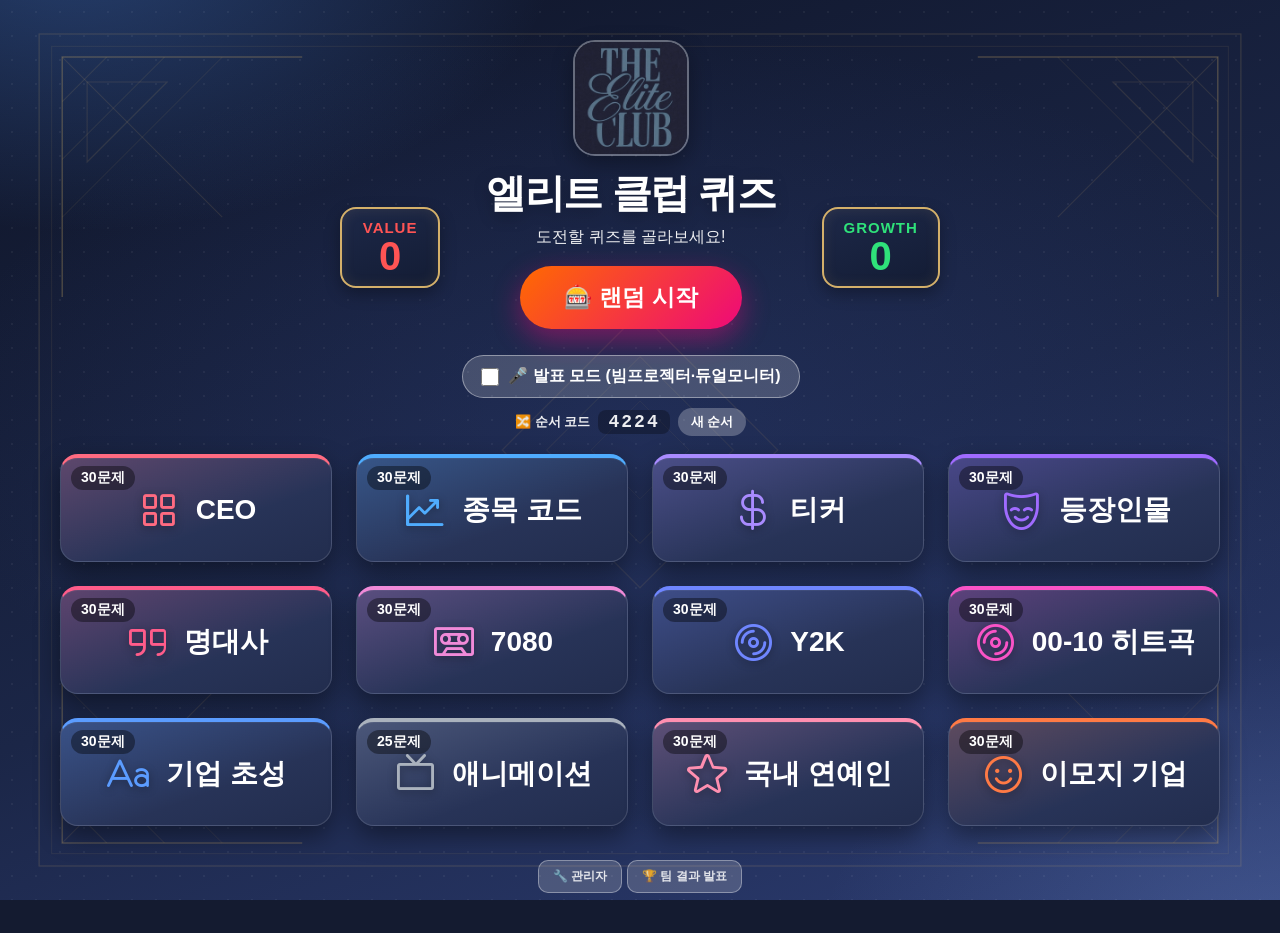
<file: index.html>
<!DOCTYPE html>
<html lang="ko">
<head>
<meta charset="UTF-8">
<meta name="viewport" content="width=device-width, initial-scale=1.0">
<meta http-equiv="Cache-Control" content="no-cache, must-revalidate">
<title>엘리트 클럽 퀴즈</title>
<link rel="icon" type="image/png" href="images/elite-club-icon.png">
<link rel="apple-touch-icon" href="images/elite-club-icon.png">
<link rel="stylesheet" href="fonts/phosphor.css">   <!-- 아이콘 로컬 사본 (인터넷 없어도 표시) -->
<style>
  * { box-sizing: border-box; margin: 0; padding: 0; }
  :root {
    --bg1: #ff9a9e; --bg2: #a18cd1; --bg3: #fbc2eb;
  }
  body {
    font-family: 'Apple SD Gothic Neo', 'Malgun Gothic', sans-serif;
    min-height: 100vh;
    background-color: #141b30;
    background-image:
      radial-gradient(rgba(255,255,255,.05) 1px, transparent 1.4px),
      radial-gradient(ellipse 52% 44% at 6% -6%, rgba(86,150,255,.32), transparent 72%),
      radial-gradient(ellipse 50% 48% at 100% 106%, rgba(120,150,215,.28), transparent 72%),
      radial-gradient(ellipse 70% 58% at 50% 48%, rgba(48,66,128,.32), transparent 78%),
      linear-gradient(160deg, #0f1528 0%, #1b2647 55%, #2c3c72 100%);
    background-size: 24px 24px, auto, auto, auto, auto;
    background-position: 0 0, 0 0, 0 0, 0 0, 0 0;
    background-repeat: repeat, no-repeat, no-repeat, no-repeat, no-repeat;
    background-attachment: fixed;
    color: #2d2d44;
    display: flex; justify-content: center; align-items: center;
    padding: 40px 32px;
  }
  .wrap { width: 100%; max-width: 1160px; position: relative; z-index: 1; }
  /* 배경 아르데코 라인 장식 */
  .bg-deco { position: fixed; inset: 0; width: 100%; height: 100%; z-index: 0; pointer-events: none; }

  /* ===== 화면 전환 ===== */
  .screen { display: none; }
  .screen.active { display: block; animation: fade .35s ease; }
  @keyframes fade { from { opacity: 0; transform: translateY(12px); } to { opacity: 1; transform: none; } }

  /* ===== 메인 ===== */
  .hero { text-align: center; color: #fff; margin: 0 0 18px; }
  .hero .crown { font-size: 52px; filter: drop-shadow(0 4px 8px rgba(0,0,0,.25)); }
  .hero .brand-logo { width: 116px; height: 116px; border-radius: 22px; object-fit: cover;
    box-shadow: 0 8px 22px rgba(0,0,0,.32); border: 2px solid rgba(255,255,255,.35); }
  .hero h1 { font-size: 40px; font-weight: 800; margin: 6px 0 6px; letter-spacing: -1.5px;
             text-shadow: 0 4px 16px rgba(0,0,0,.25); }
  .hero p { font-size: 16px; opacity: .92; }
  .hero-row { display: flex; align-items: center; justify-content: center; gap: 22px; }
  .hs-team { border-radius: 16px; padding: 10px 20px; text-align: center; min-width: 100px; flex-shrink: 0;
    background: linear-gradient(160deg,#1d2848,#131c34);
    border: 2px solid #d4b06a;
    box-shadow: 0 6px 16px rgba(0,0,0,.3), inset 0 0 14px rgba(212,176,106,.12); }
  .hs-team.growth { color: #2fe27a; }
  .hs-team.value { color: #ff5454; }
  .hs-team .hs-name { font-size: 15px; font-weight: 900; letter-spacing: 1px; }
  .hs-team .hs-num { font-size: 40px; font-weight: 900; line-height: 1; }
  .hs-adj { display: none; justify-content: center; gap: 6px; margin-top: 8px; }
  .hs-adj button { background: rgba(255,255,255,.25); border: 2px solid rgba(255,255,255,.9); color: #fff;
    border-radius: 9px; padding: 3px 13px; font-weight: 900; font-size: 19px; line-height: 1; cursor: pointer; }
  .hs-adj button:hover { background: rgba(255,255,255,.45); }
  body.present-on .hs-adj { display: flex; }
  body.audience-mode .hs-adj { display: none !important; }
  .random-btn { display: inline-block; background: linear-gradient(135deg,#ff6a00,#ee0979); color: #fff;
    border: none; border-radius: 99px; padding: 16px 44px; font-size: 23px; font-weight: 900; cursor: pointer;
    box-shadow: 0 10px 28px rgba(238,9,121,.45); margin: 18px 0 6px; transition: transform .15s ease;
    animation: rbpulse 1.8s ease-in-out infinite; }
  .random-btn:hover { transform: scale(1.06); }
  @keyframes rbpulse { 0%,100% { box-shadow: 0 10px 28px rgba(238,9,121,.45);} 50% { box-shadow: 0 10px 38px rgba(238,9,121,.75);} }
  .slot-overlay { position: fixed; inset: 0; background: rgba(0,0,0,.65); display: none;
    align-items: center; justify-content: center; z-index: 200; }
  .slot-box { background: #fff; border-radius: 30px; padding: 44px 64px; text-align: center;
    box-shadow: 0 24px 70px rgba(0,0,0,.5); min-width: 440px; }
  .slot-label { font-size: 22px; font-weight: 800; color: #aaa; margin-bottom: 22px; letter-spacing: 1px; }
  .slot-item { font-size: 44px; font-weight: 900; color: #3a2d5c; min-height: 64px; line-height: 1.3; }
  .slot-item.slot-hit { color: #ee0979; transform: scale(1.18); transition: transform .3s cubic-bezier(.2,1.4,.4,1); }

  .grid { display: grid; grid-template-columns: repeat(4, 1fr); gap: 24px; }
  .card {
    --accent: #5b86e5;
    border-radius: 18px; padding: clamp(8px, 1.4vw, 18px); min-height: clamp(66px, 9vw, 108px);
    color: #fff; cursor: pointer; position: relative; overflow: hidden;
    display: flex; flex-direction: row; align-items: center; justify-content: center; gap: clamp(7px, 1.2vw, 14px); text-align: center;
    background: linear-gradient(160deg, #303d66 0%, #222d4e 100%);
    border: 1.5px solid rgba(255,255,255,.14);
    border-top: 4px solid var(--accent);
    box-shadow: 0 10px 26px rgba(0,0,0,.4), inset 0 1px 0 rgba(255,255,255,.06);
    transition: transform .15s ease, box-shadow .15s ease, border-color .15s ease;
  }
  .card::before {
    content: ''; position: absolute; left: 0; right: 0; top: 0; height: 100%;
    background: linear-gradient(160deg, var(--accent), transparent 62%);
    opacity: .22; pointer-events: none;
  }
  .card:hover { transform: translateY(-5px) scale(1.02); box-shadow: 0 18px 38px rgba(0,0,0,.5); border-color: var(--accent); }
  .card:hover::before { opacity: .34; }
  .card:active { transform: translateY(-1px) scale(.99); }
  .card > * { position: relative; z-index: 1; }
  .card .emoji { font-size: 50px; flex-shrink: 0; filter: drop-shadow(0 2px 4px rgba(0,0,0,.35)); }
  .card .emoji i.ph { font-size: clamp(24px, 3.9vw, 46px); color: var(--accent); display: block; line-height: 1; }
  .card .title { font-size: clamp(13px, 2.4vw, 28px); font-weight: 800; line-height: 1.2; }
  .card .sub { display: none; }
  .c1  { --accent: #ff6b81; }
  .c2  { --accent: #4ad8b0; }
  .c3  { --accent: #ff8fb0; }
  .c4  { --accent: #4facfe; }
  .c5  { --accent: #a98bff; }
  .c6  { --accent: #ff8a5c; }
  .c7  { --accent: #3ee08a; }
  .c8  { --accent: #ff8a3d; }
  .c9  { --accent: #ffcc4d; }
  .c10 { --accent: #6dd5ed; }
  .c11 { --accent: #e6a8d0; }
  .c12 { --accent: #a06bff; }
  .c13 { --accent: #ff5c8a; }
  .c16 { --accent: #5b9cff; }
  .c17 { --accent: #ff7a45; }
  .c18 { --accent: #f08ad8; }
  .c19 { --accent: #6f86ff; }
  .c30 { --accent: #f953c6; }   /* 00-10 히트곡 */
  .c20 { --accent: #3fd0c9; }
  .c21 { --accent: #36b3a8; }
  .c22 { --accent: #5b9bf0; }
  .c14 { --accent: #aab2bd; }
  .c15 { --accent: #c2a98a; }
  .card.soon { opacity: .72; filter: grayscale(.25); cursor: default; }
  .card.locked { cursor: not-allowed; }
  .card.visited { filter: grayscale(.7) brightness(.28); opacity: .9; }
  .card.visited::before { opacity: 0; }
  .card.visited:hover { filter: grayscale(.55) brightness(.4); }
  .card.checked::after { content: '✅'; position: absolute; top: 8px; right: 10px; font-size: 30px; filter: drop-shadow(0 2px 3px rgba(0,0,0,.35)); z-index: 2; }
  .card .count-badge { position: absolute; top: 8px; left: 10px; background: rgba(0,0,0,.4); color: #fff; font-size: 14px; font-weight: 800; padding: 3px 10px; border-radius: 99px; z-index: 2; }
  .card.locked::after {
    content: '🔒 준비 중'; position: absolute; inset: 0;
    background: rgba(20,20,40,.55); color: #fff; font-weight: 700; font-size: 18px;
    display: flex; align-items: center; justify-content: center; backdrop-filter: blur(2px);
  }

  /* ===== 퀴즈 ===== */
  .topbar { display: flex; align-items: center; gap: 12px; margin: 0 auto 18px; max-width: min(96vw, 1080px); }
  .back-btn {
    background: rgba(255,255,255,.9); border: none; border-radius: 14px;
    padding: 10px 16px; font-size: 15px; font-weight: 700; color: #6a3093; cursor: pointer;
    box-shadow: 0 4px 10px rgba(0,0,0,.12);
  }
  .progress-text { color: #fff; font-weight: 800; font-size: 16px; text-shadow: 0 2px 6px rgba(0,0,0,.2); }
  #progressText { font-size: 34px; font-weight: 900; }
  .bar { flex: 1; height: 12px; background: rgba(255,255,255,.35); border-radius: 99px; overflow: hidden; }
  .bar > div { height: 100%; width: 0; background: linear-gradient(90deg,#ffe259,#ffa751); border-radius: 99px; transition: width .4s ease; }

  .quiz-card {
    background: transparent; border-radius: 28px; padding: 28px; max-width: min(96vw, 1080px); margin: 0 auto;
    box-shadow: none; text-align: center;
  }
  .quiz-card h2 { font-size: 26px; font-weight: 800; margin-bottom: 24px; color: #f6ecd0; text-shadow: 0 2px 10px rgba(0,0,0,.4); }
  .photo-box {
    height: min(62vh, 660px); aspect-ratio: 4/3; width: auto; max-width: 100%; margin: 0 auto 14px;
    border-radius: 18px; overflow: hidden; background: #1a1d2b;
    display: flex; align-items: center; justify-content: center;
    box-shadow: inset 0 0 0 4px rgba(0,0,0,.04);
  }
  .photo-box img { width: 100%; height: 100%; object-fit: contain; }
  .photo-box canvas { width: 100%; height: 100%; object-fit: contain; border-radius: inherit; }
  .aud-photo-box canvas { width: 100%; height: 100%; object-fit: contain; }
  .pres-mediabox canvas { max-height: min(72vh, 760px); max-width: 100%; border-radius: 14px; object-fit: contain; }
  #presenter .pres-mediabox canvas { max-height: 100%; }
  .photo-box.logo-mode { background: transparent; box-shadow: none; }
  .photo-box.logo-mode img { padding: 5%; box-sizing: border-box; }
  .aud-photo-box.logo-mode { background: transparent; box-shadow: none; }
  .aud-photo-box.logo-mode img { padding: 4%; box-sizing: border-box; }
  .pres-mediabox.logo-mode { background: #fff; border-radius: 14px; }
  .pres-mediabox.logo-mode img { padding: 4%; box-sizing: border-box; }
  /* 배경이 비치는(투명) 로고는 흰 받침을 깔아 잘 보이게 — 런타임 자동 판별 */
  .photo-box.logo-mode.logo-white { background: #fff; border-radius: 18px; box-shadow: 0 8px 22px rgba(0,0,0,.28); }
  .aud-photo-box.logo-mode.logo-white { background: #fff; border-radius: 24px; box-shadow: 0 16px 36px rgba(0,0,0,.32); }
  .photo-box.logo-mode img, .aud-photo-box.logo-mode img, .pres-mediabox.logo-mode img { transition: transform .35s ease; }
  .pres-mediabox.logo-mode { overflow: hidden; }
  .loading { color: #aaa; font-size: 14px; }
  .audio-display { font-size: 56px; font-weight: 900; color: #fff; text-align: center; line-height: 1.3; }
  .audio-display .audio-hint { display: block; font-size: 18px; opacity: .8; margin-top: 10px; font-weight: 600; }
  .audio-bar { width: 80%; max-width: 420px; height: 12px; background: rgba(255,255,255,.25); border-radius: 99px; margin: 26px auto 0; overflow: hidden; }
  .audio-bar-fill { height: 100%; width: 0; background: #fff; border-radius: 99px; }
  .audio-time { display: block; font-size: 24px; font-weight: 800; opacity: .92; margin-top: 14px; }
  .lp { width: 320px; height: 320px; max-width: 60vh; max-height: 60vh; border-radius: 50%; margin: 0 auto; position: relative;
    aspect-ratio: 1; animation: lpspin 2.6s linear infinite; box-shadow: 0 14px 44px rgba(0,0,0,.55);
    background: repeating-radial-gradient(circle at center, #181818 0px, #181818 3px, #2a2a2a 4px, #181818 5px); }
  .lp-label { position: absolute; top: 50%; left: 50%; transform: translate(-50%,-50%); width: 36%; height: 36%; border-radius: 50%;
    background: linear-gradient(135deg,#c471f5,#fa71cd); box-shadow: 0 0 0 6px rgba(0,0,0,.35); }
  .lp-label::after { content: ''; position: absolute; top: 50%; left: 50%; transform: translate(-50%,-50%);
    width: 16px; height: 16px; border-radius: 50%; background: #fff; box-shadow: 0 0 0 4px #1a1a1a; }
  @keyframes lpspin { from { transform: rotate(0); } to { transform: rotate(360deg); } }
  /* 티커 표시 (사진 대신 종목코드/티커를 크게) */
  .photo-box.ticker-mode { aspect-ratio: auto; height: auto; min-height: 160px;
    background: transparent; box-shadow: none; }
  .photo-box.ticker-mode { min-height: 230px; }
  .photo-box.audio-mode { aspect-ratio: auto; height: auto; min-height: 240px; background: transparent; box-shadow: none; }
  .aud-photo-box.audio-on { aspect-ratio: auto; min-height: 0; background: transparent; box-shadow: none; }
  .ticker-display {
    font-family: 'SF Mono','Consolas',monospace; font-weight: 800;
    font-size: 72px; letter-spacing: 3px; color: #ffe259;
    text-shadow: 0 4px 16px rgba(0,0,0,.4);
  }
  /* 공통점 찾기(커넥션): 단서를 여러 줄로 하나씩 공개 */
  .ticker-display.connect, .pres-ticker.connect, #audTicker.connect {
    font-family: 'Apple SD Gothic Neo','Malgun Gothic',sans-serif; letter-spacing: 0;
    white-space: normal; line-height: 1.5; display: flex; flex-direction: column; align-items: center; gap: .35em;
  }
  .connect .cl-on { color: #ffe259; }
  .connect .cl-off { color: rgba(255,255,255,.28); }
  .ticker-display.connect { font-size: 46px; }
  .pres-ticker.connect { font-size: 40px; color: #232a45; text-shadow: none; }
  .pres-ticker.connect .cl-off { color: rgba(35,42,69,.3); }
  .pres-ticker.connect .cl-on { color: #232a45; }
  #audTicker.connect { font-size: clamp(44px, 8vmin, 88px); }
  /* 몸으로 말해요: 한글 단어라 한글 폰트+자간 정상 */
  .ticker-display.gword, .pres-ticker.gword, #audTicker.gword { font-family: 'Apple SD Gothic Neo','Malgun Gothic',sans-serif; letter-spacing: 0; }
  /* 경제·투자 용어(설명형): 남색 박스 제거 + 작은 글씨 + 최대 3줄 */
  .photo-box.ticker-mode.desc, .aud-photo-box.ticker.desc {
    background: transparent; box-shadow: none; min-height: 0;
  }
  .ticker-display.desc, #audTicker.desc, .pres-ticker.desc {
    font-family: 'Apple SD Gothic Neo','Malgun Gothic',sans-serif;
    color: #ffe259; letter-spacing: 0; text-shadow: 0 3px 14px rgba(0,0,0,.45); font-weight: 800;
    line-height: 1.35; word-break: keep-all;
    overflow: hidden; padding: 16px 22px; max-width: 96%;
  }
  .ticker-display.desc { font-size: clamp(30px, 6.75vw, 50px); }
  .pres-ticker.desc { font-size: 45px; letter-spacing: 0; color: #232a45; text-shadow: none; }
  #audTicker.desc { font-size: clamp(60px, 10.5vw, 117px); }

  /* 정답 영역 */
  .answer-area { min-height: 8px; }
  .reveal {
    display: none; margin-top: 4px; animation: pop .4s cubic-bezier(.2,1.4,.4,1);
  }
  .reveal.show { display: block; }
  @keyframes pop { from { transform: scale(.6); opacity: 0; } to { transform: scale(1); opacity: 1; } }
  .logo-box {
    width: 200px; height: 130px; margin: 0 auto 14px; background: #fff;
    border: 2px solid #f0f0f5; border-radius: 18px; padding: 16px;
    display: flex; align-items: center; justify-content: center;
    box-shadow: 0 6px 16px rgba(0,0,0,.08);
  }
  .logo-box img { max-width: 100%; max-height: 100%; object-fit: contain; }
  .company { font-size: 38px; font-weight: 900; color: #e8467c; letter-spacing: -.5px; }
  .ceo-name { font-size: 17px; color: #888; margin-top: 6px; }

  .actions { margin-top: 28px; }
  .btn {
    width: 100%; border: none; border-radius: 16px; padding: 19px;
    font-size: 21px; font-weight: 800; cursor: pointer; color: #fff;
    box-shadow: 0 8px 18px rgba(0,0,0,.18); transition: transform .12s ease, filter .12s ease;
  }
  .btn:hover { filter: brightness(1.05); transform: translateY(-2px); }
  .btn:active { transform: translateY(0); }
  .btn-answer { background: linear-gradient(135deg,#f857a6,#ff5858); }
  .btn-next   { background: linear-gradient(135deg,#43cea2,#185a9d); display: none; }
  .btn-next.show { display: block; }

  /* ===== 완료 ===== */
  .done-card {
    background: #fff; border-radius: 28px; padding: 60px 32px; text-align: center;
    max-width: 820px; margin: 0 auto;
    box-shadow: 0 18px 40px rgba(0,0,0,.25);
  }
  .done-card .big { font-size: 70px; }
  .done-card h2 { font-size: 26px; font-weight: 900; margin: 12px 0 8px; color: #3a2d5c; }
  .done-card p { color: #777; font-size: 16px; margin-bottom: 26px; }

  /* ===== 관리자 ===== */
  .admin-link { text-align: center; margin-top: 34px; }
  .admin-link button {
    background: rgba(255,255,255,.18); border: 1px solid rgba(255,255,255,.35);
    color: rgba(255,255,255,.85); font-size: 12px; font-weight: 600;
    padding: 7px 14px; border-radius: 10px; cursor: pointer;
  }
  .admin-link button:hover { background: rgba(255,255,255,.3); }
  .answer-sheet {
    background: #fff; border-radius: 22px; padding: 22px 20px; margin-bottom: 18px;
    box-shadow: 0 14px 32px rgba(0,0,0,.22);
  }
  .answer-sheet h3 {
    font-size: 18px; font-weight: 800; color: #3a2d5c;
    display: flex; align-items: center; gap: 8px; margin-bottom: 14px;
  }
  .answer-sheet .count { font-size: 13px; font-weight: 600; color: #9a8; color: #ad9bd6; }
  .answer-sheet table { width: 100%; border-collapse: collapse; }
  .answer-sheet th, .answer-sheet td {
    text-align: left; padding: 9px 8px; font-size: 15px; border-bottom: 1px solid #f0eef6;
  }
  .answer-sheet th { font-size: 12px; color: #9b94ad; font-weight: 700; }
  .answer-sheet td.no { width: 38px; color: #c5bdd8; font-weight: 800; }
  .answer-sheet td.ceo { color: #555; width: 38%; }
  .answer-sheet td.ans { font-weight: 800; color: #e8467c; }
  .answer-sheet.soon { color: #b6aecb; font-weight: 600; font-size: 14px; }
  #adminBody { max-width: 820px; margin: 0 auto; }
  .admin-pick-grid { display: grid; grid-template-columns: repeat(4, 1fr); gap: clamp(6px, 1vw, 12px); }
  .admin-pick {
    border: none; cursor: pointer; color: #fff; border-radius: 18px; padding: clamp(8px, 1.5vw, 16px) clamp(6px, 1.1vw, 12px);
    min-height: clamp(60px, 8vw, 96px); display: flex; flex-direction: column; align-items: center; justify-content: center; gap: clamp(3px, .6vw, 6px);
    box-shadow: 0 8px 20px rgba(0,0,0,.18); transition: transform .15s ease, box-shadow .15s ease;
  }
  .admin-pick:hover { transform: translateY(-4px) scale(1.02); box-shadow: 0 14px 28px rgba(0,0,0,.28); }
  .admin-pick:active { transform: translateY(-1px) scale(.99); }
  .admin-pick .emoji { font-size: clamp(18px, 2.9vw, 36px); line-height: 1; }
  .admin-pick .t { font-size: clamp(11px, 1.55vw, 18px); font-weight: 800; }
  .admin-pick .c { font-size: clamp(9px, 1.1vw, 13px); font-weight: 700; opacity: .9; background: rgba(0,0,0,.22); padding: 2px clamp(5px, .9vw, 10px); border-radius: 99px; }
  .admin-pick.soon { background: #d9d2e8 !important; color: #6b6280; cursor: default; opacity: .8; }
  .admin-back {
    border: none; cursor: pointer; background: #ece6f7; color: #6a5d8a; font-weight: 800; font-size: 15px;
    padding: 10px 18px; border-radius: 99px; margin-bottom: 16px;
  }
  .admin-back:hover { background: #ddd3f0; }
  /* 관리자 그리드도 항상 4열 유지(카드 내부가 비례 축소) */

  /* 관리자: 숨긴 게임 표시 */
  .admin-pick.hidden-game { opacity: .82; outline: 2px dashed rgba(255,255,255,.7); outline-offset: -5px; }

  /* ===== 발표 표지(준비) 화면 ===== */
  .cover-card { width: 100%; max-width: 900px; min-height: 460px; margin: 0 auto;
    border-radius: 36px; color: #fff; display: flex; flex-direction: column;
    align-items: center; justify-content: center; text-align: center; padding: 50px;
    box-shadow: 0 24px 60px rgba(0,0,0,.35); }
  .cover-emoji { font-size: 116px; filter: drop-shadow(0 6px 12px rgba(0,0,0,.25)); }
  .cover-title { font-size: 58px; font-weight: 900; margin-top: 18px; letter-spacing: -1.5px;
    text-shadow: 0 4px 16px rgba(0,0,0,.25); }
  .cover-sub { font-size: 24px; opacity: .95; margin-top: 14px; }
  .cover-hint { margin-top: 40px; font-size: 21px; font-weight: 700;
    background: rgba(0,0,0,.25); padding: 13px 28px; border-radius: 99px;
    animation: pulse 1.6s ease-in-out infinite; }
  @keyframes pulse { 0%,100% { opacity: .65; } 50% { opacity: 1; } }
  body.audience-mode .cover-hint { display: none; }

  /* 팀 점수판 */
  .scoreboard { display: flex; align-items: stretch; justify-content: center; gap: 18px; margin-bottom: 14px; }
  .scoreboard .team { flex: 1; max-width: 260px; border-radius: 18px; padding: 14px 16px; text-align: center;
    background: linear-gradient(160deg,#1d2848,#131c34); border: 2px solid #d4b06a;
    box-shadow: 0 8px 20px rgba(0,0,0,.28), inset 0 0 14px rgba(212,176,106,.12); }
  .scoreboard .team.growth { color: #2fe27a; }
  .scoreboard .team.value { color: #ff5454; }
  .scoreboard .team-name { font-size: 22px; font-weight: 900; letter-spacing: 2px; }
  .scoreboard .team-score { font-size: 58px; font-weight: 900; line-height: 1.1; }
  .scoreboard .team-check { margin-top: 6px; background: rgba(255,255,255,.25); border: 2px solid rgba(255,255,255,.9); color: #fff; border-radius: 10px; padding: 7px 14px; font-weight: 800; cursor: pointer; font-size: 15px; }
  .scoreboard .team-check:hover { background: rgba(255,255,255,.4); }
  .scoreboard .team.picked { outline: 5px solid #ffd200; outline-offset: 2px; transform: scale(1.04); }
  .scoreboard .vs { align-self: center; font-size: 24px; font-weight: 900; color: #fff; opacity: .85; text-shadow: 0 2px 6px rgba(0,0,0,.3); }
  /* 좌우 팀 패널 */
  .team-side { width: 160px; flex-shrink: 0; border-radius: 20px; padding: 18px 12px;
    display: flex; flex-direction: column; align-items: center; justify-content: center; gap: 14px;
    background: linear-gradient(160deg,#1d2848,#131c34); border: 2px solid #d4b06a;
    box-shadow: 0 8px 20px rgba(0,0,0,.28), inset 0 0 16px rgba(212,176,106,.12); }
  .team-side.growth { color: #2fe27a; }
  .team-side.value { color: #ff5454; }
  .team-side .ts-name { font-size: 26px; font-weight: 900; letter-spacing: 2px; }
  .team-side .ts-score { font-size: 80px; font-weight: 900; line-height: 1; }
  .team-side .ts-adj { display: flex; gap: 6px; margin: 6px 0; }
  .team-side .ts-adj button { width: 40px; height: 30px; border: none; border-radius: 8px; background: rgba(255,255,255,.3); color: #fff; font-weight: 900; font-size: 14px; cursor: pointer; }
  .team-side .ts-adj button:hover { background: rgba(255,255,255,.5); }
  /* 점수 올린 팀: 팀 색으로 채우고 글씨 흰색(금장 테두리 유지) */
  .team-side.picked { outline: none; transform: translateY(-2px);
    box-shadow: 0 10px 26px rgba(0,0,0,.36), inset 0 0 0 1px rgba(212,176,106,.3); }
  .team-side.growth.picked { background: linear-gradient(160deg,#11998e,#38ef7d); color: #fff; }
  .team-side.value.picked { background: linear-gradient(160deg,#eb3349,#f45c43); color: #fff; }
  .team-side .team-check { margin-top: 4px; background: rgba(255,255,255,.25); border: 2px solid rgba(255,255,255,.9);
    color: #fff; border-radius: 10px; padding: 9px 12px; font-weight: 800; cursor: pointer; font-size: 14px; line-height: 1.3; }
  .team-side .team-check:hover { background: rgba(255,255,255,.4); }
  .aud-layout { display: flex; gap: 16px; align-items: stretch; width: 100%; }
  .aud-center { flex: 1; min-width: 0; }
  .pres-body { display: flex; gap: 16px; align-items: stretch; }
  .pres-center { flex: 1; min-width: 0; }

  /* 관리자(발표자)는 관객을 마주보므로 팀 좌우를 반대로: 왼쪽=VALUE, 오른쪽=GROWTH.
     관객(빔) 화면은 그대로(왼쪽=GROWTH). */
  #presenter .pres-body .team-side.value { order: 1; }
  #presenter .pres-body .pres-center     { order: 2; }
  #presenter .pres-body .team-side.growth { order: 3; }
  body:not(.audience-mode) .hero-row .hs-team.value  { order: 1; }
  body:not(.audience-mode) .hero-row .hero           { order: 2; }
  body:not(.audience-mode) .hero-row .hs-team.growth { order: 3; }

  /* 발표자 화면 하단 '팀 결과 발표' 버튼 */
  .pres-result-bar { flex: 0 0 auto; margin-top: 12px; text-align: center; }
  .result-btn { width: 100%; border: none; border-radius: 16px; padding: 18px;
    font-size: 22px; font-weight: 900; letter-spacing: 1px; cursor: pointer; color: #3a2a00;
    background: linear-gradient(135deg,#ffe27a,#ffb43d); box-shadow: 0 8px 22px rgba(255,170,40,.4);
    transition: transform .12s ease, filter .12s ease; }
  .result-btn:hover { filter: brightness(1.05); transform: translateY(-2px); }

  /* ===== 결과 발표(우승) 전체 화면 ===== */
  .winner-overlay { position: fixed; inset: 0; z-index: 9999; display: none;
    align-items: center; justify-content: center; overflow: hidden;
    background: radial-gradient(circle at 50% 38%, rgba(20,27,48,.82), rgba(5,8,18,.95)); }
  .winner-overlay.show { display: flex; animation: wfade .4s ease; }
  @keyframes wfade { from { opacity: 0; } to { opacity: 1; } }
  .winner-card { position: relative; z-index: 2; text-align: center; color: #fff; padding: 4vmin;
    animation: wpop .6s cubic-bezier(.2,1.5,.4,1); }
  @keyframes wpop { from { transform: scale(.5); opacity: 0; } to { transform: scale(1); opacity: 1; } }
  .winner-trophy { font-size: clamp(80px, 22vmin, 320px); line-height: 1;
    filter: drop-shadow(0 10px 34px rgba(255,210,90,.6)); animation: wbounce 1.4s ease-in-out infinite; }
  @keyframes wbounce { 0%,100% { transform: translateY(0); } 50% { transform: translateY(-3vmin); } }
  .winner-sub { font-size: clamp(18px, 4.6vmin, 64px); font-weight: 800; letter-spacing: .42em;
    color: #ffd86b; margin-top: 1vmin; text-shadow: 0 2px 12px rgba(0,0,0,.5); }
  .winner-team { font-size: clamp(58px, 17vmin, 280px); font-weight: 900; line-height: 1.04;
    text-shadow: 0 6px 30px rgba(0,0,0,.55); }
  .winner-team.growth { color: #2fe27a; }
  .winner-team.value  { color: #ff5454; }
  .winner-team.draw   { color: #ffd86b; }
  .winner-score { font-size: clamp(26px, 6.4vmin, 104px); font-weight: 900; margin-top: 1.6vmin; color: #fff;
    text-shadow: 0 3px 16px rgba(0,0,0,.5); }
  .winner-close { margin-top: 3.4vmin; background: rgba(255,255,255,.15);
    border: 2px solid rgba(255,255,255,.6); color: #fff; font-size: clamp(14px, 2.2vmin, 26px);
    font-weight: 800; padding: .8em 2em; border-radius: 99px; cursor: pointer; }
  .winner-close:hover { background: rgba(255,255,255,.3); }
  body.audience-mode .winner-close { display: none; }
  .winner-confetti { position: absolute; inset: 0; z-index: 1; pointer-events: none; overflow: hidden; }
  .winner-confetti i { position: absolute; top: -12vh; width: 1.2vmin; height: 1.9vmin; opacity: .92;
    animation-name: wfall; animation-timing-function: linear; animation-iteration-count: infinite; }
  @keyframes wfall { to { transform: translateY(118vh) rotate(720deg); } }

  /* ===== 발표자 모드 ===== */
  .present-toggle { display: inline-flex; align-items: center; gap: 9px; margin-top: 20px;
    background: rgba(255,255,255,.18); border: 1px solid rgba(255,255,255,.4);
    color: #fff; padding: 10px 18px; border-radius: 99px; font-size: 16px; font-weight: 700; cursor: pointer; }
  .present-toggle input { width: 18px; height: 18px; cursor: pointer; }

  #presenter { color: #fff; }
  .pres-top { display: flex; align-items: center; gap: 16px; margin-bottom: 18px; flex-wrap: wrap; }
  .pres-top button { background: rgba(255,255,255,.92); border: none; border-radius: 12px;
    padding: 10px 16px; font-weight: 700; color: #6a3093; cursor: pointer; }
  #presProgress { font-size: 34px; font-weight: 900; }
  .pres-hint { margin-left: auto; font-size: 14px; opacity: .9;
    background: rgba(0,0,0,.22); padding: 7px 13px; border-radius: 10px; }
  .pres-main { display: grid; grid-template-columns: 2.3fr 1fr; gap: 16px; }
  .pres-current, .pres-answer { background: #fff; border-radius: 22px; padding: 20px;
    color: #2d2d44; min-height: 300px; display: flex; flex-direction: column;
    box-shadow: 0 14px 32px rgba(0,0,0,.22); }
  .pres-current { align-items: center; text-align: center; }
  .pres-answer { align-items: center; text-align: center; justify-content: center; }
  .pres-label { font-size: 13px; font-weight: 800; color: #b9a9d6; letter-spacing: 1px; margin-bottom: 14px; }
  .pres-mediabox { flex: 1; width: 100%; display: flex; align-items: center; justify-content: center; min-height: 320px; }
  .pres-mediabox img { max-height: min(72vh, 760px); max-width: 100%; border-radius: 14px; object-fit: contain; }
  .pres-ticker { font-family: 'SF Mono','Consolas',monospace; font-weight: 800; font-size: 64px;
    color: #2d3a6b; letter-spacing: 3px; }
  #presQ { font-size: 18px; font-weight: 700; margin-top: 12px; color: #666; }
  .pres-answer .logo-box { margin-bottom: 14px; }
  #presAnswer { font-size: 36px; font-weight: 900; color: #e8467c; letter-spacing: -.5px; }
  #presAnswerSub { font-size: 17px; color: #888; margin-top: 6px; }
  #presRevealState { margin-top: 18px; font-size: 14px; font-weight: 800; padding: 8px 16px; border-radius: 99px; }
  .reveal-hidden { background: #ffe9b0; color: #9a6b00; }
  .reveal-shown { background: #c8f0d0; color: #1c7a3a; }
  .pres-next { margin-top: 18px; background: rgba(0,0,0,.24); border-radius: 16px;
    padding: 16px 24px; display: flex; align-items: center; gap: 16px; }
  .pres-next .pres-label { margin: 0; color: #ffe259; }
  #presNext { font-size: 23px; font-weight: 800; }
  /* 발표자(조작) 화면: 스크롤 없이 한 화면에 딱 들어오게 */
  #presenter.active { display: flex; flex-direction: column; height: calc(100vh - 80px); overflow: hidden; }
  #presenter .pres-top { flex: 0 0 auto; margin-bottom: 12px; }
  #presenter .pres-body { flex: 1 1 auto; min-height: 0; }
  #presenter .pres-center { display: flex; flex-direction: column; flex: 1 1 auto; min-width: 0; min-height: 0; }
  #presenter .pres-main { flex: 1 1 auto; min-height: 0; }
  #presenter .pres-current, #presenter .pres-answer { min-height: 0; }
  #presenter .pres-mediabox { min-height: 0; }
  #presenter .pres-mediabox img { max-height: 100%; }
  #presenter .pres-next { flex: 0 0 auto; margin-top: 12px; }

  /* 관객 화면 (빔프로젝터) */
  body.audience-mode { align-items: center; padding: 14px; }
  body.audience-mode .wrap { max-width: 96vw; }
  body.audience-mode #home .card { pointer-events: none; }
  body.audience-mode .hero { margin: 0 0 12px; }
  body.audience-mode .hero .crown { font-size: 40px; }
  body.audience-mode .hero .brand-logo { width: 88px; height: 88px; border-radius: 18px; }
  body.audience-mode .hero h1 { font-size: 34px; }
  body.audience-mode .present-toggle, body.audience-mode .admin-link { display: none; }
  body.audience-mode .random-btn { pointer-events: none; opacity: .85; }
  #audience { text-align: center; color: #fff; width: 100%; }
  .aud-progress { font-size: 88px; font-weight: 900; margin-bottom: 12px; text-shadow: 0 2px 8px rgba(0,0,0,.3); }
  .aud-photo-box { position: relative; height: min(76vh, 900px); aspect-ratio: 4/3; width: auto; max-width: 100%; margin: 0 auto;
    background: #1a1d2b; border-radius: 24px; overflow: hidden;
    display: flex; align-items: center; justify-content: center; box-shadow: 0 20px 44px rgba(0,0,0,.32); }
  .aud-photo-box.ticker { aspect-ratio: auto; height: auto; min-height: 260px;
    background: transparent; box-shadow: none; }
  .aud-photo-box img { width: 100%; height: 100%; object-fit: contain; }
  #audTicker { font-family: 'SF Mono','Consolas',monospace; font-weight: 800;
    font-size: 150px; color: #ffe259; letter-spacing: 6px; text-shadow: 0 4px 18px rgba(0,0,0,.4); }
  .aud-reveal { margin-top: 16px; display: none; }
  .aud-reveal.show { display: block; animation: pop .4s cubic-bezier(.2,1.4,.4,1); }
  .aud-reveal .logo-box { width: 250px; height: 160px; }
  .aud-hint { position: absolute; left: 0; right: 0; bottom: 0; z-index: 5;
    padding: 18px 12px; font-size: clamp(30px, 5vw, 64px); font-weight: 900; color: #ffe9b0;
    letter-spacing: .08em; text-shadow: 0 2px 12px rgba(0,0,0,.6);
    background: linear-gradient(to top, rgba(0,0,0,.72), rgba(0,0,0,0)); }
  .aud-combo { position: fixed; top: 22px; left: 50%; transform: translateX(-50%); z-index: 60;
    padding: 12px 30px; border-radius: 999px; font-size: clamp(22px, 3vw, 44px); font-weight: 900; color: #fff;
    background: linear-gradient(135deg, #ff5e62, #ff9966); box-shadow: 0 10px 28px rgba(0,0,0,.4);
    animation: pop .4s cubic-bezier(.2,1.4,.4,1); }
  .aud-combo.growth { background: linear-gradient(135deg, #11998e, #38ef7d); }
  .aud-combo.value { background: linear-gradient(135deg, #fc466b, #3f5efb); }
  .pres-hintline { margin-top: 10px; padding: 8px 14px; border-radius: 12px; display: inline-block;
    background: #fff3cf; color: #7a5600; font-weight: 900; font-size: 26px; letter-spacing: .06em;
    box-shadow: 0 2px 8px rgba(0,0,0,.15); }
  .aud-answer-name { font-size: 58px; font-weight: 900; color: #fff; text-shadow: 0 4px 18px rgba(0,0,0,.4); }
  #audSub { font-size: 24px; opacity: .9; margin-top: 8px; }
  @media (max-width: 760px) { .pres-main { grid-template-columns: 1fr; } #audTicker { font-size: 64px; } }

  /* 관객(빔) 화면: 어떤 해상도에서도 창에 꽉 차고, 창 크기 따라 같이 커지고 작아지게 */
  body.audience-mode { padding: 0; }
  body.audience-mode .wrap { max-width: 100vw; width: 100vw; }
  body.audience-mode #audience.active { display: flex; flex-direction: column; width: 100vw; height: 100vh; padding: 2vmin; box-sizing: border-box; }
  body.audience-mode #audience .aud-layout { flex: 1; min-height: 0; align-items: stretch; gap: 1.6vmin; }
  body.audience-mode #audience .aud-center { display: flex; flex-direction: column; justify-content: center; min-height: 0; gap: 1.2vmin; }
  body.audience-mode #audience .aud-photo-box { flex: 1 1 auto; min-height: 0; height: auto; width: 100%; max-width: none; aspect-ratio: auto; }
  body.audience-mode #audience .aud-progress { font-size: clamp(22px, 5vmin, 110px); margin: 0; }
  /* 빔(관객) 메인 화면: 각 카드 좌상단 '몇 문항' 배지 숨김 */
  body.audience-mode #home .count-badge { display: none; }
  body.audience-mode #audience .aud-answer-name { font-size: clamp(36px, 8.5vmin, 150px); }
  body.audience-mode #audience #audSub { font-size: clamp(16px, 3vmin, 44px); }
  body.audience-mode #audience .aud-done { font-size: clamp(40px, 9vmin, 150px); margin: 0; }
  body.audience-mode #audience .team-side { width: clamp(110px, 13vw, 300px); justify-content: center; }
  body.audience-mode #audience .team-side .ts-name { font-size: clamp(18px, 3.4vmin, 50px); }
  body.audience-mode #audience .team-side .ts-score { font-size: clamp(48px, 10.5vmin, 180px); }

  /* 관객(빔) 모드 전용: 홈을 화면 전체에 꽉 채우고 4열×4행 그리드가 세로까지 채우게
     (발표자 본인 화면 홈은 기본 화면과 동일하게 유지) */
  body.audience-mode #home.active {
    display: flex; flex-direction: column; box-sizing: border-box;
    padding: 2vmin; overflow: hidden; height: 100vh;
  }
  body.audience-mode #home .hero-row { flex: 0 0 auto; margin-bottom: 1.6vmin; gap: clamp(16px, 3vmin, 48px); }
  /* 빔(관객) 화면: 팀 점수 박스만 크게 */
  body.audience-mode #home .hs-team {
    padding: clamp(10px, 1.7vmin, 24px) clamp(16px, 2.6vmin, 40px);
    min-width: clamp(120px, 15vmin, 260px);
    border-width: clamp(2px, .35vmin, 4px); }
  body.audience-mode #home .hs-team .hs-name { font-size: clamp(16px, 2.5vmin, 44px); letter-spacing: 2px; margin-bottom: .4vmin; }
  body.audience-mode #home .hs-team .hs-num { font-size: clamp(42px, 8vmin, 130px); }
  body.audience-mode #home .hero { margin: 0; }
  body.audience-mode #home .hero .brand-logo {
    width: clamp(38px, 6vmin, 72px); height: clamp(38px, 6vmin, 72px); border-radius: 14px; }
  body.audience-mode #home .hero h1 { font-size: clamp(18px, 3.6vmin, 40px); margin: .4vmin 0; }
  body.audience-mode #home .hero p { font-size: clamp(11px, 1.9vmin, 18px); margin: 0; }
  body.audience-mode #home .hero .present-toggle { margin-top: .6vmin; }
  body.audience-mode #home .grid {
    flex: 1 1 auto; min-height: 0;
    grid-template-columns: repeat(4, 1fr);
    grid-template-rows: repeat(4, 1fr);
    grid-auto-rows: 1fr;
    gap: clamp(10px, 2.2vmin, 30px);
  }
  body.audience-mode #home .card {
    flex-direction: row;
    min-height: 0;
    padding: clamp(6px, 1.4vmin, 16px);
    border-radius: clamp(10px, 1.8vmin, 18px);
    border-top-width: clamp(2px, .5vmin, 4px);
    gap: clamp(4px, 1vmin, 12px);
  }
  body.audience-mode #home .card .emoji i.ph {
    font-size: clamp(24px, 8.5vmin, 120px); }
  body.audience-mode #home .card .title {
    font-size: clamp(13px, 3.8vmin, 54px); line-height: 1.1; white-space: nowrap; }

  /* ===== 반응형: 좁아져도 4열 유지(카드 내부가 비례 축소) ===== */
  @media (max-width: 920px) {
    .hero h1 { font-size: 44px; }
  }
  @media (max-width: 560px) {
    body { padding: 24px 16px; }
    .hero .crown { font-size: 60px; }
    .hero .brand-logo { width: 96px; height: 96px; }
    .hero h1 { font-size: 36px; }
    .hero p { font-size: 16px; }
    .ticker-display { font-size: 52px; }
    .company { font-size: 30px; }
  }
  /* 순서 코드(랜덤 출제) UI */
  .order-seed { margin-top: 10px; display: flex; gap: 8px; align-items: center; justify-content: center;
    font-size: 13px; font-weight: 700; color: rgba(255,255,255,.92); }
  .order-seed b { font-family: 'SF Mono','Consolas',monospace; font-size: 18px; letter-spacing: 2px;
    background: rgba(0,0,0,.28); padding: 2px 10px; border-radius: 8px; }
  .order-seed button { border: 0; border-radius: 999px; padding: 5px 13px; font-weight: 800; cursor: pointer;
    background: rgba(255,255,255,.25); color: #fff; }
  .order-seed button:hover { background: rgba(255,255,255,.42); }
  body.audience-mode .order-seed { display: none; }   /* 빔 화면엔 코드 안 띄움 */
  .admin-seed { display: flex; gap: 10px; align-items: center; flex-wrap: wrap; background: #fff;
    border-radius: 12px; padding: 10px 14px; margin: 0 auto 14px; max-width: 820px; font-weight: 800; color: #333; }
  .admin-seed input { width: 84px; font-size: 20px; font-weight: 800; text-align: center; letter-spacing: 2px;
    border: 2px solid #ccc; border-radius: 8px; padding: 4px; font-family: 'SF Mono','Consolas',monospace; }
  .admin-seed button { border: 0; border-radius: 8px; padding: 7px 14px; font-weight: 800; cursor: pointer;
    background: #654ea3; color: #fff; }
  .admin-seed em { font-style: normal; font-weight: 700; font-size: 12px; color: #8a8a8a; }
  .audio-seek { display: flex; gap: 8px; justify-content: center; margin-top: 14px; }
  .audio-seek button { border: 0; border-radius: 999px; padding: 6px 14px; font-size: 13px; font-weight: 800;
    cursor: pointer; background: rgba(255,255,255,.22); color: #fff; }
  .audio-seek button:hover { background: rgba(255,255,255,.38); }
  .aud-photo-box .audio-seek { display: none; }   /* 빔 화면엔 조작 버튼 안 띄움 */
  .admin-hidden-sep { grid-column: 1 / -1; margin: 18px 2px 2px; padding-top: 14px;
    border-top: 1px dashed rgba(255,255,255,.22); color: #cdbff5; font-weight: 800; font-size: 14px; }
</style>
</head>
<body>
<svg class="bg-deco" viewBox="0 0 1440 1024" preserveAspectRatio="xMidYMid slice" xmlns="http://www.w3.org/2000/svg" aria-hidden="true">
  <defs>
    <g id="deco-corner" fill="none" stroke="#d4b06a" stroke-width="1.3">
      <path d="M70 340 L70 70 L340 70" stroke-opacity="0.28" stroke-width="1.7"/>
      <path d="M70 70 L250 250" stroke-opacity="0.13"/>
      <line x1="120" y1="70" x2="70" y2="120" stroke-opacity="0.12"/>
      <line x1="185" y1="70" x2="70" y2="185" stroke-opacity="0.10"/>
      <line x1="250" y1="70" x2="70" y2="250" stroke-opacity="0.08"/>
      <path d="M98 98 L188 98 L98 188 Z" stroke-opacity="0.13"/>
    </g>
  </defs>
  <g fill="none" stroke="#d4b06a" stroke-width="1.4">
    <rect x="44" y="44" width="1352" height="936" stroke-opacity="0.17"/>
    <rect x="58" y="58" width="1324" height="908" stroke-opacity="0.08"/>
  </g>
  <use href="#deco-corner"/>
  <use href="#deco-corner" transform="translate(1440,0) scale(-1,1)"/>
  <use href="#deco-corner" transform="translate(0,1024) scale(1,-1)"/>
  <use href="#deco-corner" transform="translate(1440,1024) scale(-1,-1)"/>
  <g fill="none" stroke="#d4b06a" transform="translate(720,512)">
    <path d="M0 -155 L155 0 L0 155 L-155 0 Z" stroke-opacity="0.10" stroke-width="1.4"/>
    <path d="M0 -105 L105 0 L0 105 L-105 0 Z" stroke-opacity="0.08" stroke-width="1.2"/>
    <path d="M0 -55 L55 0 L0 55 L-55 0 Z" stroke-opacity="0.07" stroke-width="1.1"/>
  </g>
</svg>
<div class="wrap">

  <!-- 메인 화면 -->
  <section id="home" class="screen active">
    <div class="hero-row">
      <div class="hs-team growth"><div class="hs-name">GROWTH</div><div class="hs-num" id="homeScoreG">0</div><div class="hs-adj"><button onclick="addScore('growth',1)">＋</button><button onclick="addScore('growth',-1)">－</button></div></div>
      <div class="hero">
        <img class="brand-logo" src="images/elite-club-logo.jpg" alt="The Elite Club">
        <h1>엘리트 클럽 퀴즈</h1>
        <p>도전할 퀴즈를 골라보세요!</p>
        <div><button class="random-btn" onclick="randomStart()">🎰 랜덤 시작</button></div>
        <label class="present-toggle"><input type="checkbox" id="presentChk" onchange="togglePresent(this.checked)"> 🎤 발표 모드 (빔프로젝터·듀얼모니터)</label>
        <div class="order-seed">🔀 순서 코드 <b id="seedCode">----</b><button onclick="reshuffleAll()">새 순서</button></div>
      </div>
      <div class="hs-team value"><div class="hs-name">VALUE</div><div class="hs-num" id="homeScoreV">0</div><div class="hs-adj"><button onclick="addScore('value',1)">＋</button><button onclick="addScore('value',-1)">－</button></div></div>
    </div>
    <div class="grid">
      <div class="card c1" onclick="startQuiz('ceoMosaic')">
        <div class="emoji"><i class="ph ph-squares-four"></i></div>
        <div><div class="title">CEO</div><div class="sub">점점 선명해지는 CEO 맞히기</div></div>
      </div>
      <div class="card c4" onclick="startQuiz('krTicker')">
        <div class="emoji"><i class="ph ph-chart-line-up"></i></div>
        <div><div class="title">종목 코드</div><div class="sub">종목코드로 기업 맞히기</div></div>
      </div>
      <div class="card c5" onclick="startQuiz('usTicker')">
        <div class="emoji"><i class="ph ph-currency-dollar"></i></div>
        <div><div class="title">티커</div><div class="sub">티커로 기업 맞히기</div></div>
      </div>
      <div class="card c6" onclick="startQuiz('cast')">
        <div class="emoji"><i class="ph ph-film-slate"></i></div>
        <div><div class="title">HS 출연자</div><div class="sub">사진 속 출연자는?</div></div>
      </div>
      <div class="card c12" onclick="startQuiz('role')">
        <div class="emoji"><i class="ph ph-mask-happy"></i></div>
        <div><div class="title">등장인물</div><div class="sub">사진 속 배역은?</div></div>
      </div>
      <div class="card c13" onclick="startQuiz('quote')">
        <div class="emoji"><i class="ph ph-quotes"></i></div>
        <div><div class="title">명대사</div><div class="sub">사진 속 명대사는?</div></div>
      </div>
      <div class="card c18" onclick="startQuiz('memory')">
        <div class="emoji"><i class="ph ph-cassette-tape"></i></div>
        <div><div class="title">7080</div><div class="sub">노래를 듣고 맞혀요</div></div>
      </div>
      <div class="card c19" onclick="startQuiz('y2k')">
        <div class="emoji"><i class="ph ph-vinyl-record"></i></div>
        <div><div class="title">Y2K</div><div class="sub">노래를 듣고 맞혀요</div></div>
      </div>
      <div class="card c30" onclick="startQuiz('hits')">
        <div class="emoji"><i class="ph ph-vinyl-record"></i></div>
        <div><div class="title">00-10 히트곡</div><div class="sub">노래를 듣고 맞혀요</div></div>
      </div>
      <div class="card c17" onclick="startQuiz('latest')">
        <div class="emoji"><i class="ph ph-music-notes-plus"></i></div>
        <div><div class="title">최신가요</div><div class="sub">노래를 듣고 맞혀요</div></div>
      </div>
      <div class="card c16" onclick="startQuiz('chosung')">
        <div class="emoji"><i class="ph ph-text-aa"></i></div>
        <div><div class="title">기업 초성</div><div class="sub">초성으로 기업 맞히기</div></div>
      </div>
      <div class="card c9" onclick="startQuiz('sugarman')">
        <div class="emoji"><i class="ph ph-music-notes"></i></div>
        <div><div class="title">슈가맨</div><div class="sub">노래를 듣고 맞혀요</div></div>
      </div>
      <div class="card c14" onclick="startQuiz('charL')">
        <div class="emoji"><i class="ph ph-television-simple"></i></div>
        <div><div class="title">애니메이션</div><div class="sub">장면 속 애니메이션 제목은?</div></div>
      </div>
      <div class="card c3" onclick="startQuiz('krStar')">
        <div class="emoji"><i class="ph ph-star"></i></div>
        <div><div class="title">국내 연예인</div><div class="sub">사진 속 인물은?</div></div>
      </div>
      <div class="card c7" onclick="startQuiz('sports')">
        <div class="emoji"><i class="ph ph-medal"></i></div>
        <div><div class="title">운동선수</div><div class="sub">사진 속 선수는?</div></div>
      </div>
      <div class="card c20" onclick="startQuiz('logoIntl')">
        <div class="emoji"><i class="ph ph-globe-hemisphere-west"></i></div>
        <div><div class="title">해외 로고</div><div class="sub">로고로 기업 맞히기</div></div>
      </div>
      <div class="card c21" onclick="startQuiz('logoKr')">
        <div class="emoji"><i class="ph ph-buildings"></i></div>
        <div><div class="title">국내 로고</div><div class="sub">로고로 기업 맞히기</div></div>
      </div>
      <div class="card c17" onclick="startQuiz('emojiCorp')">
        <div class="emoji"><i class="ph ph-smiley"></i></div>
        <div><div class="title">이모지 기업</div><div class="sub">이모지로 기업 맞히기</div></div>
      </div>
      <div class="card c6" onclick="startQuiz('gesture')">
        <div class="emoji"><i class="ph ph-hand-waving"></i></div>
        <div><div class="title">몸으로 말해요</div><div class="sub">몸짓으로 설명하고 맞히기</div></div>
      </div>
    </div>
    <div class="admin-link"><button onclick="showAdmin()">🔧 관리자</button> <button onclick="announceResult()">🏆 팀 결과 발표</button></div>
  </section>

  <!-- 랜덤 슬롯 -->
  <div class="slot-overlay" id="slotOverlay">
    <div class="slot-box">
      <div class="slot-label">🎰 랜덤 퀴즈 추첨</div>
      <div class="slot-item" id="slotItem"></div>
    </div>
  </div>

  <!-- 결과 발표(우승) 전체 화면 -->
  <div class="winner-overlay" id="winnerOverlay" onclick="closeWinner()">
    <div class="winner-confetti" id="winnerConfetti"></div>
    <div class="winner-card">
      <div class="winner-trophy" id="winnerTrophy">🏆</div>
      <div class="winner-sub" id="winnerSub">WINNER</div>
      <div class="winner-team" id="winnerTeam">GROWTH</div>
      <div class="winner-score" id="winnerScore">GROWTH 0 : 0 VALUE</div>
      <button class="winner-close" id="winnerClose" onclick="closeWinner()">닫기 ✕</button>
    </div>
  </div>

  <!-- 퀴즈 화면 -->
  <section id="quiz" class="screen">
    <div class="topbar">
      <button class="back-btn" onclick="goHome()">← 나가기</button>
      <div class="bar"><div id="barFill"></div></div>
      <div class="progress-text" id="progressText">1 / 10</div>
    </div>
    <div class="quiz-card">
      <h2 id="quizQuestion">이 분이 이끄는 기업은? 🤔</h2>
      <div class="photo-box" id="photoBox">
        <span class="loading" id="photoLoading">사진 불러오는 중…</span>
        <img id="ceoPhoto" alt="CEO 사진" style="display:none"
             onload="this.style.display='block'; document.getElementById('photoLoading').style.display='none';"
             onerror="document.getElementById('photoLoading').textContent='사진을 불러오지 못했어요 (인터넷 확인)';">
        <canvas id="ceoCanvas" style="display:none"></canvas>
        <div id="tickerDisplay" class="ticker-display" style="display:none"></div>
        <div id="audioDisplay" class="audio-display" style="display:none">🎵<br>노래 재생 중<span class="audio-hint">스페이스 정지·재생 · [ ] 구간 이동</span><div class="audio-bar"><div class="audio-bar-fill"></div></div><span class="audio-time">0:00 / 0:30</span><div class="audio-seek"><button onclick="seekSong(-5)">◀ 5초</button><button onclick="seekSong(0)">↺ 시작점</button><button onclick="seekSong(5)">5초 ▶</button></div></div>
      </div>
      <audio id="songAudio"></audio>
      <div class="answer-area">
        <div class="reveal" id="reveal">
          <div class="logo-box" id="logoBox"><img id="companyLogo" alt="기업 로고"></div>
          <div class="company" id="companyName"></div>
          <div class="ceo-name" id="ceoName"></div>
        </div>
      </div>
      <div class="actions">
        <button class="btn" id="clearerBtn" style="display:none;background:linear-gradient(135deg,#654ea3,#eaafc8);color:#fff" onclick="selfClearer()">🔍 더 선명하게</button>
        <button class="btn btn-answer" id="answerBtn" onclick="showAnswer()">정답 보기 👀</button>
        <button class="btn btn-next" id="nextBtn" onclick="nextQuestion()">다음 ▶</button>
      </div>
    </div>
  </section>

  <!-- 발표 표지(준비) 화면 -->
  <section id="cover" class="screen">
    <div class="cover-card" id="coverCard">
      <div class="cover-emoji" id="coverEmoji"></div>
      <div class="cover-title" id="coverTitle"></div>
      <div class="cover-sub" id="coverSub"></div>
      <div class="cover-hint">▶ Enter를 누르면 시작합니다</div>
    </div>
  </section>

  <!-- 발표자 화면 (조작용 모니터) -->
  <section id="presenter" class="screen">
    <div class="pres-top">
      <button onclick="exitPresent()">← 종료</button>
      <button onclick="finishQuiz()" style="background:#ffd200;color:#7a5c00">🏁 결과 발표</button>
      <button onclick="giveHint()" style="background:#ff9f1c;color:#5a3a00">💡 힌트 (h)</button>
      <button id="muteBtn" onclick="toggleMute()" style="background:#5b9dff;color:#06234d">🔊 소리</button>
      <span id="presProgress">1 / 1</span>
      <span class="pres-hint">Enter: 정답공개/다음<span class="team-keyhint"> · 1=VALUE 2=GROWTH 정답체크</span> · h: 힌트 · m: 음소거 · ←: 이전 · Esc: 종료</span>
    </div>
    <div class="pres-body">
      <div class="team-side growth" id="presTeamG">
        <div class="ts-name">GROWTH</div>
        <div class="ts-score" id="presScoreG">0</div>
        <div class="ts-adj"><button onclick="addGameScore('growth',1)">＋1</button><button onclick="addGameScore('growth',-1)">－1</button></div>
        <button class="team-check" onclick="pickTeam('growth')">✓ 정답<br>(2)</button>
      </div>
      <div class="pres-center">
    <div class="pres-main">
      <div class="pres-current">
        <div class="pres-label">현재 문제 (관객 화면)</div>
        <div class="pres-mediabox" id="presPhotoBox">
          <img id="presPhoto" alt="">
          <canvas id="presCanvas" style="display:none"></canvas>
          <div id="presTicker" class="pres-ticker" style="display:none"></div>
          <div id="presAudioDisp" class="audio-display" style="display:none">🎵<br>노래 재생 중<span class="audio-hint">스페이스 정지·재생 · [ ] 구간 이동</span><div class="audio-bar"><div class="audio-bar-fill"></div></div><span class="audio-time">0:00 / 0:30</span><div class="audio-seek"><button onclick="seekSong(-5)">◀ 5초</button><button onclick="seekSong(0)">↺ 시작점</button><button onclick="seekSong(5)">5초 ▶</button></div></div>
        </div>
        <div id="presQ"></div>
        <div id="presHintLine" class="pres-hintline" style="display:none"></div>
      </div>
      <div class="pres-answer">
        <div class="pres-label">정답</div>
        <div class="logo-box" id="presLogoBox" style="display:none"><img id="presLogo" alt=""></div>
        <div id="presAnswer"></div>
        <div id="presAnswerSub"></div>
        <div id="presRevealState"></div>
      </div>
    </div>
    <div class="pres-next">
      <span class="pres-label">다음 ▶</span>
      <span id="presNext"></span>
    </div>
      </div>
      <div class="team-side value" id="presTeamV">
        <div class="ts-name">VALUE</div>
        <div class="ts-score" id="presScoreV">0</div>
        <div class="ts-adj"><button onclick="addGameScore('value',1)">＋1</button><button onclick="addGameScore('value',-1)">－1</button></div>
        <button class="team-check" onclick="pickTeam('value')">✓ 정답<br>(1)</button>
      </div>
    </div>
  </section>

  <!-- 관객 화면 (빔프로젝터 모니터, 새 창) -->
  <section id="audience" class="screen">
    <div class="aud-layout">
      <div class="team-side growth" id="audTeamG"><div class="ts-name">GROWTH</div><div class="ts-score" id="audScoreG">0</div></div>
      <div class="aud-center">
        <div class="aud-progress" id="audProgress"></div>
    <div class="aud-photo-box" id="audPhotoBox">
      <img id="audPhoto" alt="">
      <canvas id="audCanvas" style="display:none"></canvas>
      <div id="audTicker" style="display:none"></div>
      <div id="audAudioDisp" class="audio-display" style="display:none"><div class="lp"><div class="lp-label"></div></div><div class="audio-bar" style="margin-top:30px"><div class="audio-bar-fill"></div></div><span class="audio-time" style="color:#fff">0:00 / 0:30</span></div>
      <div id="audHint" class="aud-hint" style="display:none"></div>
    </div>
    <div class="aud-reveal" id="audReveal">
      <div class="logo-box" id="audLogoBox"><img id="audLogo" alt=""></div>
      <div class="aud-answer-name" id="audName"></div>
      <div id="audSub"></div>
    </div>
    <div id="audCombo" class="aud-combo" style="display:none"></div>
    <div id="audDoneMsg" class="aud-done" style="display:none">🎉 끝!</div>
      </div>
      <div class="team-side value" id="audTeamV"><div class="ts-name">VALUE</div><div class="ts-score" id="audScoreV">0</div></div>
    </div>
  </section>

  <!-- 관리자: 정답지 -->
  <section id="admin" class="screen">
    <div class="topbar">
      <button class="back-btn" onclick="goHome()">← 나가기</button>
      <div class="progress-text" style="flex:1">🔧 관리자 · 정답지</div>
    </div>
    <div id="adminBody"></div>
  </section>

  <!-- 완료 화면 -->
  <section id="done" class="screen">
    <div class="done-card">
      <div class="big">🎉</div>
      <h2>수고하셨어요!</h2>
      <p id="doneText">CEO 기업 맞히기를 모두 풀었어요.</p>
      <button class="btn btn-answer" onclick="goHome()">처음으로 🏠</button>
    </div>
  </section>

</div>

<script>
  const CEO_QUIZ = [
    { company: '일론 머스크',              ceo: '테슬라 (Tesla)',
      photo: 'images/cv_musk.jpg',
      logo:  'images/web_98aeaf8b6868.svg' },
    { company: '젠슨 황',                ceo: '엔비디아 (NVIDIA)',
      photo: 'images/cv_jensen.jpg',
      logo:  'images/web_a1f4a340642e.svg' },
    { company: '샘 올트먼',               ceo: '오픈AI (OpenAI)',
      photo: 'images/cv_altman.jpg',
      logo:  'images/web_0a7d3c5042ce.svg' },
    { company: '마크 저커버그',             ceo: '메타 (Meta)',
      photo: 'images/cv_zuck.jpg',
      logo:  'images/web_605baaf76a98.svg' },
    { company: '팀 쿡',                 ceo: '애플 (Apple)',
      photo: 'images/web_9ef52d8dad75.jpg',
      logo:  'images/web_2076a4a1e79c.svg' },
    { company: '모르면 나가주세요',
      photo: 'images/hs-academy.jpg' },
    { company: '정용진',                 ceo: '신세계 (Shinsegae)',
      photo: 'images/web_0f4549a68ae5.jpg' },
    { company: '최태원',                 ceo: 'SK (에스케이)',
      photo: 'images/cv_choi.jpg',
      logo:  'images/web_4906e92f0629.svg' },
    { company: '제프 베이조스 (창업자)',       ceo: '아마존 (Amazon)',
      photo: 'images/ceo_bezos.jpg',
      logo:  'images/web_136ad9763314.svg' },
    { company: '김범수',                 ceo: '카카오 (Kakao)',
      photo: 'images/cp_kimbs.jpg',
      logo:  'images/web_3130cb97109b.png' },
    { company: '다리오 아모데이',            ceo: '엔트로픽 (Anthropic)',
      photo: 'images/cv_dario.jpg',
      logo:  'images/web_9c6bb3b18acd.svg' },
    { company: '사티아 나델라',             ceo: '마이크로소프트 (Microsoft)',
      photo: 'images/web_c57393996543.jpg',
      logo:  'images/web_2fe1fc985588.svg' },
    { company: '방시혁',                 ceo: '하이브 (HYBE)',
      photo: 'images/ceo_bang.jpg',
      logo:  'images/web_ed3db89c135f.svg' },
    { company: '워런 버핏',               ceo: '버크셔 해서웨이 (Berkshire Hathaway)',
      photo: 'images/web_83215843fa9b.jpg',
      logo:  'images/web_fad88fac600c.svg' },
    { company: '스티브 잡스 (공동창업자)',      ceo: '애플 (Apple)',
      photo: 'images/ceo_jobs.jpg',
      logo:  'images/web_2076a4a1e79c.svg' },
    { company: '이재용',                 ceo: '삼성전자 (Samsung)',
      photo: 'images/cv_ljy.jpg',
      logo:  'images/web_ffdc1f92d167.svg' },
    { company: '정의선',                 ceo: '현대자동차 (Hyundai)',
      photo: 'images/cv_chung.jpg',
      logo:  'images/web_710bcf8788e9.svg' },
    { company: '빌 게이츠 (공동창업자)',       ceo: '마이크로소프트 (Microsoft)',
      photo: 'images/ceo_gates.jpg',
      logo:  'images/web_2fe1fc985588.svg' },
    { company: '리사 수',                ceo: 'AMD',
      photo: 'images/ceo_lisasu.webp',
      logo:  'images/web_7d2626318094.svg' },
    { company: '정주영',                 ceo: '현대그룹 (Hyundai)',
      photo: 'images/c3_jung2.webp',
      logo:  'images/web_bbd2f14a9022.svg' },
    { company: '김병훈',                 ceo: '에이피알 (APR)',
      photo: 'images/cp_kbh.jpg' },
    { company: '알렉스 카프',              ceo: '팔란티어 (Palantir)',
      photo: 'images/cp_karp.jpg',
      logo:  'images/web_64ebbad8748d.svg' },
    { company: '정몽구',                 ceo: '현대자동차 (Hyundai)',
      photo: 'images/cp_mongkoo.jpg',
      logo:  'images/web_710bcf8788e9.svg' },
    { company: '캐시 우드',               ceo: 'ARK 인베스트 (ARK Invest)',
      photo: 'images/web_44556a2fb194.jpg',
      logo:  'images/web_90bcc89e3d52.svg' },
    { company: '레이 달리오',              ceo: '브리지워터 (Bridgewater)',
      photo: 'images/web_1f90c35af440.jpg',
      logo:  'images/web_968fa57395c6.png' },
    { company: '순다르 피차이',             ceo: '구글 (Google)',
      photo: 'images/web_6459fa0ac5d1.jpg',
      logo:  'images/web_8efed8a3dede.svg' },
    { company: '김택진',                 ceo: '엔씨소프트 (NCSOFT)',
      photo: 'images/ceo_ncj.jpg',
      logo:  'images/web_c6f01b480eaf.svg' },
    { company: '마윈',                  ceo: '알리바바 (Alibaba)',
      photo: 'images/cp_ma.jpg',
      logo:  'images/web_b8e5e64fb3b4.jpg' },
    { company: '마이클 블룸버그',            ceo: '블룸버그 (Bloomberg)',
      photo: 'images/c3_bloomberg.jpg',
      logo:  'images/web_e5e1e93cc771.svg' },
    { company: '제이미 다이먼',             ceo: 'JP모건 (JPMorgan)',
      photo: 'images/c3_dimon2.jpg',
      logo:  'images/web_f349036b5c21.svg' },
  ];

  const KR_STARS = [
    { photo: 'images/web_915ef59397e4.jpg', answer: '수지' },
    { photo: 'images/web_be1e7ba444e7.jpg', answer: '이덕화' },
    { photo: 'images/web_1215fd96cc8e.jpg', answer: '나문희' },
    { photo: 'images/web_982462c8c018.jpg', answer: '카리나 (에스파)' },
    { photo: 'images/web_612f06b100c0.jpg', answer: '임예진' },
    { photo: 'images/web_9ca6d887afc3.jpg', answer: '손석구' },
    { photo: 'images/web_8d28731c90d0.jpg', answer: '원희 (아일릿)' },
    { photo: 'images/web_f55639edcfbb.webp', answer: '원이 (리센느)' },
    { photo: 'images/web_a39cb8574d08.jpg', answer: '윤여정' },
    { photo: 'images/web_d890a1136b98.webp', answer: '류승범' },
    { photo: 'images/web_db5fde5855cd.jpg', answer: '윤복희' },
    { photo: 'images/web_2d913a69991d.jpg', answer: '박준형' },
    { photo: 'images/web_28ad9bacd137.jpg', answer: '한가인' },
    { photo: 'images/web_ac4e973102ed.webp', answer: '김무스' },
    { photo: 'images/web_5290c06fe8d8.jpg', answer: '김희선' },
    { photo: 'images/web_83022686abb0.jpg', answer: '임영웅' },
    { photo: 'images/web_01134292b2cf.jpg', answer: '신혜선' },
    { photo: 'images/web_50a582fc078c.jpg', answer: '타이거 JK' },
    { photo: 'images/web_ef5a2d586773.jpg', answer: '이수지' },
    { photo: 'images/web_a591d036998a.jpg', answer: '임하룡' },
    { photo: 'images/web_c2a83eda3641.jpg', answer: '엄앵란' },
    { photo: 'images/web_8d9c17e553c0.jpg', answer: '김현식' },
    { photo: 'images/web_4478e2810909.jpg', answer: '이찬혁' },
    { photo: 'images/web_d4cdb8c13794.jpg', answer: '임현식' },
    { photo: 'images/web_051b7ef67e2f.jpg', answer: '구교환' },
    { photo: 'images/web_617ae6566286.jpg', answer: '고현정' },
    { photo: 'images/web_e378b08878f2.jpg', answer: '지창욱' },
    { photo: 'images/web_61aa528004ca.jpg', answer: '김혜자' },
    { photo: 'images/web_185f64d15419.webp', answer: '팽현숙' },
    { photo: 'images/web_4ba4422e1c55.jpg', answer: '패티김' },
  ];

  const INTL_STARS = [
    { photo: 'images/web_99859492adfc.jpg', answer: '마이클 잭슨' },
    { photo: 'images/web_b9ecbe16ec59.webp', answer: '멜 깁슨' },
    { photo: 'images/web_edd965d4b49a.webp', answer: '톰 행크스' },
    { photo: 'images/web_fa12b4feaaa5.webp', answer: '잉그리드 버그만' },
    { photo: 'images/web_770d9dc66c91.jpg', answer: '잭 니콜슨' },
    { photo: 'images/web_7018ca976450.jpg', answer: '테일러 스위프트' },
    { photo: 'images/web_bd6ed869c805.jpg', answer: '마릴린 먼로' },
    { photo: 'images/web_42223ddba064.jpg', answer: '브래드 피트' },
    { photo: 'images/web_1d39468485d4.jpg', answer: '성룡' },
    { photo: 'images/web_acb58012f36b.jpg', answer: '케이트 윈슬렛' },
    { photo: 'images/web_9e44a724d4f4.webp', answer: '양조위' },
    { photo: 'images/web_a869987124ff.webp', answer: '실베스터 스탤론' },
    { photo: 'images/web_8e4721a43983.jpg', answer: '올리비아 핫세' },
    { photo: 'images/web_654cadad43e2.jpg', answer: '해리슨 포드' },
    { photo: 'images/web_83ec0f5ac14a.jpg', answer: '엘비스 프레슬리' },
    { photo: 'images/web_4d5b003a54b4.jpg', answer: '알랭 들롱' },
    { photo: 'images/web_5e1959d6f5b4.webp', answer: '장국영' },
    { photo: 'images/web_fd430836de9a.jpg', answer: '브루스 리 (이소룡)' },
    { photo: 'images/web_bc391c20bc93.jpg', answer: '마돈나' },
    { photo: 'images/web_9554e57ac957.webp', answer: '알 파치노' },
    { photo: 'images/web_4758079c8cbc.jpg', answer: '레오나르도 디카프리오' },
    { photo: 'images/web_9d4aab873acc.webp', answer: '제임스 딘' },
    { photo: 'images/web_afce9bd58f35.webp', answer: '오드리 헵번' },
    { photo: 'images/web_b93542489180.png', answer: '유덕화' },
    { photo: 'images/web_2495e943204b.jpg', answer: '레이디 가가' },
    { photo: 'images/web_7608f45dd188.jpg', answer: '제이슨 스타뎀' },
    { photo: 'images/web_bdba7f469962.jpg', answer: '산드라 블록' },
    { photo: 'images/web_7e88d8bc6008.jpg', answer: '앤 해서웨이' },
    { photo: 'images/web_8270c3fa6a03.jpg', answer: '니콜 키드먼' },
    { photo: 'images/web_eefffa947e67.webp', answer: '케빈 코스트너' },
  ];

  // 국내 티커 (시가총액 상위 유명 기업, 종목코드 6자리)
  const KR_TICKER = [
    { q: '790322', answer: '이효석 대표님 생일!' },
    { q: '920517', answer: '브루노 PD 생일!' },
    { q: '005930', answer: '삼성전자' },
    { q: '000660', answer: 'SK하이닉스' },
    { q: '005380', answer: '현대차' },
    { q: '035420', answer: '네이버' },
    { q: '126340', answer: '비나텍' },
    { q: '353200', answer: '대덕전자' },
    { q: '009150', answer: '삼성전기' },
    { q: '196170', answer: '알테오젠' },
    { q: '007660', answer: '이수페타시스' },
    { q: '379800', answer: 'KODEX 미국S&P500' },
    { q: '000150', answer: '두산' },
    { q: '035720', answer: '카카오' },
    { q: '278470', answer: '에이피알' },
    { q: '083650', answer: '비에이치아이' },
    { q: '003490', answer: '대한항공' },
    { q: '352820', answer: '하이브' },
    { q: '373220', answer: 'LG에너지솔루션' },
    { q: '006800', answer: '미래에셋증권' },
    { q: '396500', answer: 'TIGER 반도체TOP10' },
    { q: '068270', answer: '셀트리온' },
    { q: '010120', answer: 'LS ELECTRIC' },
    { q: '066570', answer: 'LG전자' },
    { q: '0183J0', answer: 'TIGER 미국우주테크' },
    { q: '000270', answer: '기아' },
    { q: '086520', answer: '에코프로' },
    { q: '012450', answer: '한화에어로스페이스' },
    { q: '0167A0', answer: 'SOL AI반도체TOP2플러스' },
    { q: '034020', answer: '두산에너빌리티' },
  ];

  // 해외 티커 (시가총액 상위 유명 기업)
  const US_TICKER = [
    { q: 'HSA', answer: 'HS아카데미' },
    { q: 'AAPL',  answer: '애플 (Apple)' },
    { q: 'GOOGL', answer: '알파벳 (구글)' },
    { q: 'TSLL',  answer: '테슬라 2배 레버리지' },
    { q: 'NVDL', answer: '엔비디아 2배' },
    { q: 'V',     answer: '비자 (Visa)' },
    { q: 'MUU',   answer: '마이크론 2배 레버리지' },
    { q: 'HIMS', answer: '힘스 앤 허스 (Hims & Hers)' },
    { q: 'WMT',   answer: '월마트 (Walmart)' },
    { q: 'NVDA',  answer: '엔비디아 (NVIDIA)' },
    { q: 'MSFT',  answer: '마이크로소프트 (Microsoft)' },
    { q: 'MU',    answer: '마이크론 (Micron)' },
    { q: 'TSLA',  answer: '테슬라 (Tesla)' },
    { q: 'MA',    answer: '마스터카드 (Mastercard)' },
    { q: 'SPCX', answer: '스페이스X' },
    { q: 'AVGO',  answer: '브로드컴 (Broadcom)' },
    { q: 'XOM',   answer: '엑슨모빌 (ExxonMobil)' },
    { q: 'JNJ',   answer: '존슨앤드존슨 (J&J)' },
    { q: 'AMZN',  answer: '아마존 (Amazon)' },
    { q: 'GS', answer: '골드만삭스 (Goldman Sachs)' },
    { q: 'DUOL', answer: '듀오링고 (Duolingo)' },
    { q: 'NFLX',  answer: '넷플릭스 (Netflix)' },
    { q: 'LITE',  answer: '루멘텀 (Lumentum)' },
    { q: 'KO', answer: '코카콜라 (Coca-Cola)' },
    { q: 'COST',  answer: '코스트코 (Costco)' },
    { q: 'TSLZ', answer: '테슬라 2배 인버스' },
    { q: 'PLTR', answer: '팔란티어 (Palantir)' },
    { q: 'KORU',  answer: '한국 3배 레버리지 (KORU)' },
    { q: 'ORCL',  answer: '오라클 (Oracle)' },
    { q: 'SNDK', answer: '샌디스크 (SanDisk)' },
  ];

  // 출연자 (사진 → 이름, 순서 임의 셔플)
  const CAST = [
    { photo: 'images/cast03.jpg',  answer: '정지훈' },
    { photo: 'images/cast07.jpg',  answer: '박지원' },
    { photo: 'images/jay.jpg', answer: '제이' },
    { photo: 'images/cast17.jpg',  answer: '최도연' },
    { photo: 'images/cast09.jpg',  answer: '윤수목' },
    { photo: 'images/web_355aff53983e.jpg', answer: '30대 이효석' },
    { photo: 'images/cast08.jpg',  answer: '정주용' },
    { photo: 'images/cast02.jpg',  answer: '김탁' },
    { photo: 'images/cast11.jpg',  answer: '홍춘욱' },
    { photo: 'images/cast05.jpg',  answer: '김준성' },
    { photo: 'images/cast20.jpg', answer: '성상현' },
    { photo: 'images/cast16.jpg',  answer: '김효식' },
    { photo: 'images/cast13.jpg',  answer: '더글라스 요나스' },
    { photo: 'images/cast18.jpg', answer: '이한영' },
    { photo: 'images/cast22.png', answer: '김기훈' },
    { photo: 'images/cast10.jpg',  answer: '오종태' },
    { photo: 'images/cast21.jpg', answer: '윤지호' },
    { photo: 'images/cast15.jpg',  answer: '홍진채' },
    { photo: 'images/cast01.png',  answer: '이선엽' },
    { photo: 'images/cast19.jpg', answer: '정희석' },
    { photo: 'images/cast12.jpg',  answer: '박곰희' },
    { photo: 'images/cast04.jpg',  answer: '아신 (이형수)' },
    { photo: 'images/cast23.jpg', answer: '오건영' },
    { photo: 'images/web_851b1ef68b62.png', answer: '고태봉' },
    { photo: 'images/web_ae34ccbd0acb.jpg', answer: '연수르' },
    { photo: 'images/web_7e97ebe5c8c9.jpg', answer: '한동희' },
    { photo: 'images/web_d3a50ca81989.jpg', answer: '빅데이터닥터' },
    { photo: 'images/web_b0988340f48f.jpg', answer: '김규식' },
    { photo: 'images/web_d2b041b97e2f.jpg', answer: '이은택' },
  ];



  const SPORTS = [
    { photo: 'images/sp_faker.webp', answer: '페이커 (리그 오브 레전드)' },
    { photo: 'images/spkr_yeohongchul.jpg', answer: '여홍철 (체조)' },
    { photo: 'images/sp_jo.webp', answer: '조오련 (수영)' },
    { photo: 'images/sf_woods.webp', answer: '타이거 우즈 (골프)' },
    { photo: 'images/web_c7a98fd604ef.jpg', answer: '오타니 쇼헤이 (야구)' },
    { photo: 'images/sf_federer.webp', answer: '로저 페더러 (테니스)' },
    { photo: 'images/sp_cha.png', answer: '차범근 (축구)' },
    { photo: 'images/sp_hjh.jpg', answer: '현정화 (탁구)' },
    { photo: 'images/web_a5787a5f99eb.jpg', answer: '우상혁 (높이뛰기)' },
    { photo: 'images/web_45a4151daf09.webp', answer: '무하마드 알리 (복싱)' },
    { photo: 'images/sf_schumacher.webp', answer: '미하엘 슈마허 (F1)' },
    { photo: 'images/sp_lmk.jpg', answer: '이만기 (씨름)' },
    { photo: 'images/web_0a12b85d7a74.jpg', answer: '윤경신 (핸드볼)' },
    { photo: 'images/spkr_kimyeonkoung.jpg', answer: '김연경 (배구)' },
    { photo: 'images/sp_ksn.jpg', answer: '김수녕 (양궁)' },
    { photo: 'images/web_c39fbc0317e6.jpg', answer: '우사인 볼트 (육상)' },
    { photo: 'images/web_814ab868c25e.jpg', answer: '안톤 오노 (쇼트트랙)' },
    { photo: 'images/web_a545433b875a.jpg', answer: '마이크 타이슨 (복싱)' },
    { photo: 'images/sf_kasparov.webp', answer: '가리 카스파로프 (체스)' },
    { photo: 'images/spkr_heojae.webp', answer: '허재 (농구)' },
    { photo: 'images/spkr_hwangyoungjo.jpg', answer: '황영조 (마라톤)' },
    { photo: 'images/web_285a6388de3a.jpg', answer: '홍수환 (복싱)' },
    { photo: 'images/sp_skh.jpg', answer: '심권호 (레슬링)' },
    { photo: 'images/sp_jang.jpg', answer: '장미란 (역도)' },
    { photo: 'images/sp_pth.jpg', answer: '박태환 (수영)' },
    { photo: 'images/sf_jordan.jpg', answer: '마이클 조던 (농구)' },
    { photo: 'images/sp_cho.webp', answer: '조훈현 (바둑)' },
    { photo: 'images/web_22cf6ff2a983.jpg', answer: '재키 로빈슨 (야구)' },
    { photo: 'images/spkr_parkseri.jpg', answer: '박세리 (골프)' },
    { photo: 'images/web_bbc18c462c0f.jpg', answer: '마이클 펠프스 (수영)' },
  ];

  // 삐삐(무선호출기) 숫자 암호

  const ROLE = [
    { photo: 'images/role21.jpg', company: '우영우', ceo: '〈이상한 변호사 우영우〉 · 박은빈' },
    { photo: 'images/role12.webp', company: '김두한', ceo: '〈야인시대〉 · 김영철' },
    { photo: 'images/role22.jpg', company: '오대수', ceo: '〈올드보이〉 · 최민식' },
    { photo: 'images/role06.jpg', company: '주몽', ceo: '〈주몽〉 · 송일국' },
    { photo: 'images/role01.jpg', company: '대조영', ceo: '〈대조영〉 · 최수종' },
    { photo: 'images/role02.webp', company: '김춘추', ceo: '〈대왕의 꿈〉 · 최수종' },
    { photo: 'images/role03.jpg', company: '강감찬', ceo: '〈고려거란전쟁〉 · 최수종' },
    { photo: 'images/role04.jpg', company: '태조 왕건', ceo: '〈태조 왕건〉 · 최수종' },
    { photo: 'images/role05.jpg', company: '장보고', ceo: '〈해신〉 · 최수종' },
    { photo: 'images/role25.png', company: '박영한 (박 반장)', ceo: '〈수사반장〉 · 최불암' },
    { photo: 'images/role16.jpg', company: '세종 (이도)', ceo: '〈뿌리깊은 나무〉 · 한석규' },
    { photo: 'images/role14.jpg', company: '강준상', ceo: '〈겨울연가〉 · 배용준' },
    { photo: 'images/role17.jpg', company: '하선', ceo: '〈광해〉 · 이병헌' },
    { photo: 'images/role24.jpg', company: '유시진', ceo: '〈태양의 후예〉 · 송중기' },
    { photo: 'images/web_56c3da3c1338.jpg', company: '리정혁', ceo: '〈사랑의 불시착〉 · 현빈' },
    { photo: 'images/role08.webp', company: '허준', ceo: '〈허준〉 · 전광렬' },
    { photo: 'images/web_f35a386e793d.jpg', company: '마석도', ceo: '〈범죄도시〉 · 마동석' },
    { photo: 'images/web_19a1de5738ce.webp', company: '견우', ceo: '〈엽기적인 그녀〉 · 차태현' },
    { photo: 'images/role26.webp', company: '고은찬', ceo: '〈커피프린스 1호점〉 · 윤은혜' },
    { photo: 'images/role10.jpg', company: '전두광', ceo: '〈서울의 봄〉 · 황정민' },
    { photo: 'images/role20.webp', company: '성기훈', ceo: '〈오징어 게임〉 · 이정재' },
    { photo: 'images/role11.webp', company: '박태수', ceo: '〈모래시계〉 · 최민수' },
    { photo: 'images/web_48abe8cc1c9e.jpg', company: '조중사', ceo: '〈실미도〉 · 허준호' },
    { photo: 'images/role13.jpg', company: '강민', ceo: '〈별은 내 가슴에〉 · 안재욱' },
    { photo: 'images/role15.webp', company: '동수', ceo: '〈친구〉 · 장동건' },
    { photo: 'images/web_246c3da87648.jpg', company: '강마에', ceo: '〈베토벤 바이러스〉 · 김명민' },
    { photo: 'images/role07.jpg', company: '장금이', ceo: '〈대장금〉 · 이영애' },
    { photo: 'images/role09.jpg', company: '윤여옥', ceo: '〈여명의 눈동자〉 · 채시라' },
    { photo: 'images/role19.png', company: '김신', ceo: '〈도깨비〉 · 공유' },
    { photo: 'images/web_cff9ad3e831e.png', company: '민', ceo: '〈비트〉 · 정우성' },
  ];

  const QUOTE = [
    { photo: 'images/quote19.jpg', company: "너나 잘하세요", ceo: "〈친절한 금자씨〉 (2005)" },
    { photo: 'images/q_bangtan.jpg', company: "이거 방탄유리야 이 XX야", ceo: "〈아저씨〉 (2010)" },
    { photo: 'images/quote02.webp', company: "느그 아부지 뭐하시노", ceo: "〈친구〉 (2001)" },
    { photo: 'images/quote04.png', company: "사딸라", ceo: "〈야인시대〉 (2002)" },
    { photo: 'images/quote09.jpg', company: "마포대교는 무너졌나 이××야", ceo: "〈타짜〉 (2006)" },
    { photo: 'images/quote01.jpg', company: "나 떨고 있니?", ceo: "〈모래시계〉 (1995)" },
    { photo: 'images/quote17.jpg', company: "느그 서장 남천동 살제", ceo: "〈범죄와의 전쟁〉 (2012)" },
    { photo: 'images/quote05.jpg', company: "밥은 먹고 다니냐", ceo: "〈살인의 추억〉 (2003)" },
    { photo: 'images/quote06.jpg', company: "누구냐, 넌", ceo: "〈올드보이〉 (2003)" },
    { photo: 'images/quote07.jpg', company: "이 안에 너 있다", ceo: "〈파리의 연인〉 (2004)" },
    { photo: 'images/quote12.jpg', company: "어이가 없네", ceo: "〈베테랑〉 (2015)" },
    { photo: 'images/quote13.jpg', company: "모히토 가서 몰디브 한 잔", ceo: "〈내부자들〉 (2015)" },
    { photo: 'images/quote14.png', company: "뭣이 중헌디", ceo: "〈곡성〉 (2016)" },
    { photo: 'images/quote15.jpg', company: "너는 다 계획이 있구나", ceo: "〈기생충〉 (2019)" },
    { photo: 'images/quote16.jpg', company: "I'll be back", ceo: "〈터미네이터〉 (1984)" },
    { photo: 'images/quote18.png', company: "낙수야 행복해라", ceo: "〈서울 자가에 대기업 다니는 김부장 이야기〉 (2025)" },
    { photo: 'images/quote20.jpg', company: "넌 나에게 모욕감을 줬어", ceo: "〈달콤한 인생〉 (2005)" },
    { photo: 'images/quote21.jpg', company: "지금까지 이런 맛은 없었다. 이것은 갈비인가 통닭인가", ceo: "〈극한직업〉 (2019)" },
    { photo: 'images/quote22.jpg', company: "거 죽기 딱 좋은 날씨네", ceo: "〈신세계〉 (2013)" },
    { photo: 'images/quote23.jpg', company: "이거 마시면 나랑 사귀는 거다", ceo: "〈내 머리 속의 지우개〉 (2004)" },
    { photo: 'images/q_bab.jpg', company: "밥 먹을래, 나랑 같이 죽을래", ceo: "〈미안하다, 사랑한다〉 (2004)" },
    { photo: 'images/quote25.jpg', company: "초원이 다리는 백만불짜리 다리", ceo: "〈말아톤〉 (2005)" },
    { photo: 'images/q_aegi.jpg', company: "애기야 가자", ceo: "〈파리의 연인〉 (2004)" },
    { photo: 'images/q_ramen.jpg', company: "라면 먹을래요?", ceo: "〈봄날은 간다〉 (2001)" },
    { photo: 'images/q_bakha.jpg', company: "나 다시 돌아갈래!", ceo: "〈박하사탕〉 (2000)" },
    { photo: 'images/q_kkanbu.jpg', company: "우리 깐부잖아", ceo: "〈오징어 게임〉 (2021)" },
    { photo: 'images/q_c4885.jpg', company: "야 4885, 너지?", ceo: "〈추격자〉 (2008)" },
    { photo: 'images/q_howui.jpg', company: "호의가 계속되면 그게 권리인 줄 알아요", ceo: "〈부당거래〉 (2010)" },
    { photo: 'images/q_gwansang.jpg', company: "내가 왕이 될 상인가", ceo: "〈관상〉 (2013)" },
    { photo: 'images/q_gyeonwu.jpg', company: "견우야 미안해.. 나도 어쩔 수 없는 여자인가봐", ceo: "〈엽기적인 그녀〉 (2001)" },
  ];

  const ANIME = [
    { photo: 'images/ani_gundam.jpg', company: '기동무투전 G건담', ceo: '1994' },
    { photo: 'images/ani_goddess.jpg', company: '오 나의 여신님', ceo: '1993' },
    { photo: 'images/ani_kon.jpg', company: '케이온!', ceo: '2009' },
    { photo: 'images/ani_clannad.jpg', company: '클라나드', ceo: '2007' },
    { photo: 'images/ani_guu.jpg', company: '정글은 언제나 맑은 뒤 흐림', ceo: '2001' },
    { photo: 'images/ani_ririka.jpg', company: '리리카 SOS', ceo: '1995' },
    { photo: 'images/ani_weddingpeach.jpg', company: '웨딩피치', ceo: '1995' },
    { photo: 'images/ani_fushigi.jpg', company: '환상게임', ceo: '1995' },
    { photo: 'images/ani_hoshin.jpg', company: '봉신연의', ceo: '1999' },
    { photo: 'images/ani_haruhi.jpg', company: '스즈미야 하루히의 우울', ceo: '2006' },
    { photo: 'images/ani_seto.jpg', company: '세토의 신부', ceo: '2007' },
    { photo: 'images/ani_zero.jpg', company: '제로의 사역마', ceo: '2006' },
    { photo: 'images/ani_lamune.jpg', company: 'NG기사 라무네', ceo: '1990' },
    { photo: 'images/ani_bebop.jpg', company: '카우보이 비밥', ceo: '1998' },
    { photo: 'images/ani_nadia.jpg', company: '신비한 바다의 나디아', ceo: '1990' },
    { photo: 'images/ani_cyberformula.jpg', company: '신세기 사이버 포뮬러', ceo: '1991' },
    { photo: 'images/ani_slayers.jpg', company: '슬레이어즈', ceo: '1995' },
    { photo: 'images/ani_taiho.jpg', company: '체포하겠어', ceo: '1996' },
    { photo: 'images/ani_battleathletes.jpg', company: '파이팅 대운동회', ceo: '1997' },
    { photo: 'images/ani_karekano.jpg', company: '그 남자 그 여자의 사정', ceo: '1998' },
    { photo: 'images/ani_jeanne.jpg', company: '신의 괴도 잔느', ceo: '1999' },
    { photo: 'images/ani_anohana.jpg', company: '그날 본 꽃의 이름을 우리는 아직 모른다', ceo: '2011' },
    { photo: 'images/ani_april.jpg', company: '4월은 너의 거짓말', ceo: '2014' },
    { photo: 'images/ani_sao.jpg', company: '소드 아트 온라인', ceo: '2012' },
    { photo: 'images/ani_rezero.jpg', company: 'Re:제로부터 시작하는 이세계 생활', ceo: '2016' },
  ];

  const CHOSUNG = [
    { q: 'ㅇㅇㅊㅇㅅ ㅇㅋㄷㅁ', answer: '에이치에스 아카데미' },
    { q: 'ㅇㅅㅋㅇ ㅎㅇㄴㅅ', answer: '에스케이 하이닉스' },
    { q: 'ㅇㅈ ㅇㄴㅈㅅㄹㅅ', answer: '엘지 에너지솔루션' },
    { q: 'ㅇㅇㅊㅇㅂ', answer: '에이치엘비' },
    { q: 'ㅍㅇㅂㅅ', answer: '펄어비스' },
    { q: 'ㅋㅋㅋㄹ', answer: '코카콜라' },
    { q: 'ㅅㄷㅅㅋ', answer: '샌디스크' },
    { q: 'ㄹㅁㅌ', answer: '루멘텀' },
    { q: 'ㅅㅍㅇㅅ ㅇㅅ', answer: '스페이스 엑스' },
    { q: 'ㅇㅅㅁㅂ', answer: '엑손모빌' },
    { q: 'ㅎㅎ ㅇㅇㄹㅅㅍㅇㅅ', answer: '한화 에어로스페이스' },
    { q: 'ㄱㅇ', answer: '기아' },
    { q: 'ㅇㅇㅊㄷ ㅎㄷㅈㄱㅇ', answer: '에이치디 현대중공업' },
    { q: 'ㅇㅇㅍㅇ', answer: '에이피알' },
    { q: 'ㄹㄱㅋㅂㅇㅇ', answer: '리가켐바이오' },
    { q: 'ㅈㅇㅍ ㅁㄱ', answer: '제이피 모건' },
    { q: 'ㅋㅅㅌㅋ', answer: '코스트코' },
    { q: 'ㅇㄷㅂ', answer: '어도비' },
    { q: 'ㅁㅇㅋㄹㅅㅍㅌ', answer: '마이크로소프트' },
    { q: 'ㅎㄷㅊ', answer: '현대차' },
    { q: 'ㄷㅅ ㅇㄴㅂㄹㅌ', answer: '두산 에너빌리티' },
    { q: 'ㅅㅅ ㅂㅇㅇㄹㅈㅅ', answer: '삼성 바이오로직스' },
    { q: 'ㅇㅂㄷㅇ', answer: '엔비디아' },
    { q: 'ㅇㅈ ㅈㅈ', answer: '엘지 전자' },
    { q: 'ㅇㅋㅍㄹ ㅂㅇ', answer: '에코프로 비엠' },
    { q: 'ㄴㅇㅂ', answer: '네이버' },
    { q: 'ㅍㅁㄹㅅㅊ', answer: '파마리서치' },
    { q: 'ㅇㅁㅈ', answer: '아마존' },
    { q: 'ㅋㅋㅇ', answer: '카카오' },
    { q: 'ㅇㅌㅇㅈ', answer: '알테오젠' },
  ];

  const ECON = [
    { q: "HS아카데미 정신", answer: "인테그리티" },
    { q: "주가수익비율 (주가÷주당순이익)", answer: "PER" },
    { q: "주가순자산비율", answer: "PBR" },
    { q: "자기자본이익률", answer: "ROE" },
    { q: "주당순이익", answer: "EPS" },
    { q: "국내총생산", answer: "GDP" },
    { q: "물가가 지속적으로 오르는 현상", answer: "인플레이션" },
    { q: "물가가 지속적으로 내리는 현상", answer: "디플레이션" },
    { q: "경기침체 + 물가상승 동시 발생", answer: "스태그플레이션" },
    { q: "중앙은행이 정하는 정책 금리", answer: "기준금리" },
    { q: "중앙은행이 돈을 풀어 경기 부양", answer: "양적완화(QE)" },
    { q: "빚을 지렛대 삼아 투자", answer: "레버리지" },
    { q: "주식을 빌려 팔고 나중에 되사서 갚기", answer: "공매도" },
    { q: "기업이 이익을 주주에게 나눠주는 것", answer: "배당" },
    { q: "주식 수 × 주가", answer: "시가총액" },
    { q: "실적 좋은 우량 대형주", answer: "블루칩" },
    { q: "여러 자산에 나눠 위험을 줄이는 것", answer: "분산투자" },
    { q: "이자에 다시 이자가 붙는 것", answer: "복리" },
    { q: "정부·기업이 발행하는 빚 증서", answer: "채권" },
    { q: "상장지수펀드", answer: "ETF" },
    { q: "한국의 대표 주가지수", answer: "코스피" },
    { q: "미국 기술주 중심 주가지수", answer: "나스닥" },
    { q: "손해를 감수하고 파는 것", answer: "손절매" },
    { q: "가격이 출렁이는 정도", answer: "변동성" },
    { q: "자산을 현금화하기 쉬운 정도", answer: "유동성" },
    { q: "위험을 회피하는 것", answer: "헤지" },
    { q: "주가 급락 시 거래를 일시정지하는 것", answer: "서킷브레이커" },
    { q: "두 나라 화폐의 교환 비율", answer: "환율" },
    { q: "실제 가치보다 부풀려진 거품", answer: "버블" },
    { q: "국제 거래의 기준이 되는 통화 (예: 달러)", answer: "기축통화" },
  ];


  // '추억' 퀴즈 (7080처럼 아이튠즈 미리듣기)
  const MEMORY = [
    { preview: "audio/aud_88b61b099d9e.m4a", company: "아파트", ceo: "윤수일" },
    { preview: "audio/aud_1c7c873afce9.m4a", vol: 0.449, company: "잊혀진 계절", ceo: "이용" },
    { preview: "audio/aud_27a4b258354f.m4a", vol: 0.371, company: "담배가게 아가씨", ceo: "송창식" },
    { preview: "audio/aud_27e2708f50aa.m4a", vol: 0.64, company: "바다에 누워", ceo: "높은음자리" },
    { preview: "audio/aud_f57f407b841c.m4a", vol: 0.529, company: "누구 없소", ceo: "한영애" },
    { preview: "audio/aud_58038b121bc5.m4a", vol: 0.472, company: "사랑의 미로", ceo: "최진희" },
    { preview: "audio/aud_52f36053adf9.m4a", vol: 0.612, company: "나의 옛날이야기", ceo: "조덕배" },
    { preview: "audio/aud_ae7f84705aea.m4a", company: "모나리자", ceo: "조용필" },
    { preview: "audio/aud_e5ea79bd165c.m4a", vol: 0.457, company: "어쩌다 마주친 그대", ceo: "송골매" },
    { preview: "audio/aud_d3635275c25e.m4a", company: "나 항상 그대를", ceo: "이선희" },
    { preview: "audio/aud_2f242d014911.m4a", vol: 0.43, company: "미소를 띄우며 나를 보낸 그 모습처럼", ceo: "이은하" },
    { preview: "audio/aud_bfb10f8f10bc.m4a", vol: 0.514, company: "널 그리며", ceo: "박남정" },
    { preview: "audio/aud_14eb25709401.m4a", vol: 0.981, company: "불티", ceo: "전영록" },
    { preview: "audio/aud_b82a9df4bbde.m4a", company: "비처럼 음악처럼", ceo: "김현식" },
    { preview: "audio/aud_55366f4f998a.m4a", vol: 0.655, company: "남자는 배 여자는 항구", ceo: "심수봉" },
    { preview: "audio/aud_322829ad272c.m4a", vol: 0.655, company: "희망사항", ceo: "변진섭" },
    { preview: "audio/aud_ebfef44e0c0b.m4a", vol: 0.658, company: "텔레파시", ceo: "도시의 아이들" },
    { preview: "audio/aud_fac166505e73.m4a", vol: 0.541, company: "너의 의미", ceo: "산울림" },
    { preview: "audio/aud_092858bfd6bf.m4a", vol: 0.473, company: "슬픈인연", ceo: "나미" },
    { preview: "audio/aud_8159d6e0c23b.m4a", vol: 0.676, company: "젊은 그대", ceo: "김수철" },
    { preview: "audio/aud_3a25e52913af.m4a", vol: 0.735, company: "어젯밤 이야기", ceo: "소방차" },
    { preview: "audio/aud_99d80b7d68e9.m4a", vol: 0.695, company: "남행열차", ceo: "김수희" },
    { preview: "audio/aud_c9b21b282a21.m4a", vol: 0.256, company: "담다디", ceo: "이상은" },
    { preview: "audio/aud_b940a97ed493.m4a", vol: 0.293, company: "환희", ceo: "정수라" },
    { preview: "audio/aud_fe61f1d1fb1e.m4a", company: "만남", ceo: "노사연" },
    { preview: "audio/aud_c10efbf4a9c4.m4a", company: "바람 바람 바람", ceo: "김범룡" },
    { preview: "audio/aud_831ce7c8dffe.m4a", vol: 0.721, company: "광화문 연가", ceo: "이문세" },
    { preview: "audio/aud_900bb1abeb81.m4a", vol: 0.472, company: "님은 먼 곳에", ceo: "김추자" },
    { preview: "audio/aud_774247c2e0af.m4a", vol: 0.429, company: "그 겨울의 찻집", ceo: "조용필" },
    { preview: "audio/aud_76d4b4cad9e9.m4a", vol: 0.687, company: "서른 즈음에", ceo: "김광석" },
  ];

  // 최신가요 (2023~2025 히트, 아이튠즈 미리듣기)
  const LATEST_SONGS = [
    { preview: "audio/aud_53a3fa1f7ce2.m4a", vol: 0.232, company: "APT.", ceo: "로제 & 브루노 마스" },
    { preview: "audio/aud_facca29c75aa.m4a", vol: 0.269, company: "모래 알갱이", ceo: "임영웅" },
    { preview: "audio/aud_5b6f0ad580e6.m4a", vol: 0.21, company: "I AM", ceo: "아이브 (IVE)" },
    { preview: "audio/aud_6f14f01640b9.m4a", vol: 0.25, company: "Ditto", ceo: "뉴진스 (NewJeans)" },
    { preview: "audio/aud_a8e1f03bb4ce.m4a", vol: 0.204, company: "Supernova", ceo: "에스파 (aespa)" },
    { preview: "audio/aud_99026998af36.m4a", vol: 0.239, company: "한 페이지가 될 수 있게", ceo: "데이식스 (DAY6)" },
    { preview: "audio/aud_e01a060012d3.m4a", vol: 0.212, company: "고민중독", ceo: "QWER" },
    { preview: "audio/aud_0a1efba2310c.m4a", vol: 0.245, company: "나는 반딧불", ceo: "황가람" },
    { preview: "audio/aud_5f399830ee69.m4a", vol: 0.212, company: "퀸카 (Queencard)", ceo: "(여자)아이들" },
    { preview: "audio/aud_043776739617.m4a", vol: 0.21, company: "EASY", ceo: "르세라핌 (LE SSERAFIM)" },
    { preview: "audio/aud_e8aa5aabde44.m4a", vol: 0.325, company: "밤양갱", ceo: "비비 (BIBI)" },
    { preview: "audio/aud_2a6f41c39b69.m4a", vol: 0.23, company: "첫 만남은 계획대로 되지 않아", ceo: "투어스 (TWS)" },
    { preview: "audio/aud_732cc18caebb.m4a", vol: 0.211, company: "사랑인가 봐", ceo: "멜로망스" },
    { preview: "audio/aud_63d93a414576.m4a", vol: 0.258, company: "신호등", ceo: "이무진" },
    { preview: "audio/aud_062567ec9806.m4a", vol: 0.225, company: "사건의 지평선", ceo: "윤하" },
    { preview: "audio/aud_6abd51b0af06.m4a", vol: 0.249, company: "Love Lee", ceo: "악뮤 (AKMU)" },
    { preview: "audio/aud_c829c39144fc.m4a", vol: 0.311, company: "꽃 (FLOWER)", ceo: "지수 (JISOO)" },
    { preview: "audio/aud_b4a32c7b08ed.m4a", vol: 0.254, company: "손오공", ceo: "세븐틴 (SEVENTEEN)" },
    { preview: "audio/aud_d23715c872f7.m4a", vol: 0.232, company: "Seven", ceo: "정국" },
    { preview: "audio/aud_e38e0c43f86c.m4a", vol: 0.225, company: "Love 119", ceo: "라이즈 (RIIZE)" },
    { preview: "audio/aud_16a71e6e8d01.m4a", vol: 0.23, company: "홀씨", ceo: "아이유 (IU)" },
    { preview: "audio/aud_db06a395252a.m4a", vol: 0.236, company: "WAY 4 LUV", ceo: "플레이브 (PLAVE)" },
    { preview: "audio/aud_952fc0cf8941.m4a", vol: 0.229, company: "Welcome to the Show", ceo: "데이식스 (DAY6)" },
    { preview: "audio/aud_52bc2dbf532d.m4a", vol: 0.323, company: "좋은 밤 좋은 꿈", ceo: "너드커넥션" },
  ];

  const SONG_Y2K = [
    { preview: "audio/aud_9e86da59b467.m4a", vol: 0.28, company: "검은 고양이 네로", ceo: "터보" },
    { preview: "audio/aud_e0f0cca74ad5.m4a", vol: 0.275, company: "성인식", ceo: "박지윤" },
    { preview: "audio/aud_ba89c293bb68.m4a", vol: 0.269, company: "순정", ceo: "코요태" },
    { preview: "audio/aud_ffabaac5c35e.m4a", vol: 0.253, company: "Tell Me Tell Me", ceo: "샵" },
    { preview: "audio/aud_98d01a1a17cf.m4a", vol: 0.338, company: "좋은 사람", ceo: "토이" },
    { preview: "audio/aud_c7b940c0ee28.m4a", vol: 0.206, company: "와", ceo: "이정현" },
    { preview: "audio/aud_1486370248dc.m4a", vol: 0.292, company: "DOC와 춤을", ceo: "DJ DOC" },
    { preview: "audio/aud_582cb50e3639.m4a", vol: 0.244, company: "맨발의 청춘", ceo: "벅" },
    { preview: "audio/aud_e69d76873583.m4a", vol: 0.438, company: "왜 불러", ceo: "디바" },
    { preview: "audio/aud_1209615d2798.m4a", vol: 0.299, company: "Come Back Home", ceo: "서태지와 아이들" },
    { preview: "audio/aud_0089ba571359.m4a", vol: 0.349, company: "애상", ceo: "쿨" },
    { preview: "audio/aud_fee2f148e7a2.m4a", vol: 0.254, company: "날개 잃은 천사", ceo: "룰라" },
    { preview: "audio/aud_a5f646b7ed3a.m4a", vol: 0.339, company: "내 남자친구에게", ceo: "핑클" },
    { preview: "audio/aud_f32569549f37.m4a", vol: 0.252, company: "그녀와의 이별", ceo: "김현정" },
    { preview: "audio/aud_4e813f1c2ce3.m4a", vol: 0.359, company: "해변의 여인", ceo: "쿨" },
    { preview: "audio/aud_3f4abb5b8d3a.m4a", vol: 0.32, company: "버스 안에서", ceo: "자자" },
    { preview: "audio/aud_24172381561f.m4a", vol: 0.25, company: "꿍따리 샤바라", ceo: "클론" },
    { preview: "audio/aud_9db2ba3936d5.m4a", vol: 0.25, company: "캔디", ceo: "H.O.T." },
    { preview: "audio/aud_8f7d9fa8f6ae.m4a", vol: 0.322, company: "헤어진 후에", ceo: "Y2K" },
    { preview: "audio/aud_b057c1ba84b3.m4a", vol: 0.411, company: "일과 이분의 일", ceo: "투투" },
    { preview: "audio/aud_7cead361d431.m4a", vol: 0.302, company: "10 Minutes", ceo: "이효리" },
    { preview: "audio/aud_9eee992fb979.m4a", vol: 0.284, company: "뿌요뿌요", ceo: "유피" },
    { preview: "audio/aud_fe6d182aea93.m4a", vol: 0.414, company: "허니", ceo: "박진영" },
    { preview: "audio/aud_3d0978c44783.m4a", vol: 0.294, company: "정", ceo: "영턱스클럽" },
    { preview: "audio/aud_051018dbe19d.m4a", vol: 0.249, company: "Dash", ceo: "백지영" },
    { preview: "audio/aud_bdc5772a734e.m4a", vol: 0.223, company: "머니", ceo: "왁스" },
    { preview: "audio/aud_18dd4f369404.m4a", vol: 0.218, company: "파도", ceo: "유엔" },
    { preview: "audio/aud_48097819cf9c.m4a", vol: 0.327, company: "친구여", ceo: "인순이" },
    { preview: "audio/aud_f2e559034907.m4a", vol: 0.477, company: "이유같지 않은 이유", ceo: "박미경" },
    { preview: "audio/aud_d82270c0d067.m4a", vol: 0.292, company: "내 얘길 들어봐", ceo: "파파야" },
  ];

  const LOGO_INTL = [
    { photo: 'images/web_34b55035641f.svg', answer: '넷플릭스' },
    { photo: 'images/web_c1f96c0dc143.jpg', answer: '엔비디아' },
    { photo: 'images/web_ceeafda75d7e.png', answer: '로빈후드' },
    { photo: 'images/web_8bb82d507467.png', answer: '서클' },
    { photo: 'images/web_a96d15c936a8.png', answer: '텐센트' },
    { photo: 'images/web_e50a3f3a6d00.png', answer: '시즈캔디' },
    { photo: 'images/web_d141d1f22277.jpg', answer: '사우디 아람코' },
    { photo: 'images/web_1863ca891bf9.png', answer: '오라클' },
    { photo: 'images/web_b50c3209d92f.png', answer: '보잉' },
    { photo: 'images/web_7f12f7de9360.png', answer: '로켓 랩', whiteBg: true },
    { photo: 'images/web_1f2005b70da4.png', answer: '토요타' },
    { photo: 'images/web_c9700cbb6c82.gif', answer: '한일월드컵' },
    { photo: 'images/web_22a248aa2ae1.png', answer: '코어위브' },
    { photo: 'images/web_f734d17e8837.webp', answer: '캐딜락' },
    { photo: 'images/web_3dc81f45ebb6.jpg', answer: '아식스' },
    { photo: 'images/web_acb7c8c9b838.png', answer: '레딧' },
    { photo: 'images/web_b73239b021b0.jpg', answer: '입생로랑' },
    { photo: 'images/web_467adab849eb.png', answer: '씨게이트' },
    { photo: 'images/web_9bfd3156b08f.svg', answer: '샤오미' },
    { photo: 'images/web_dc08dea1a973.jpg', answer: '빈폴' },
    { photo: 'images/web_ae7c7a1018ec.png', answer: 'AMD' },
    { photo: 'images/web_e2b83bd4516c.png', answer: 'MLB' },
    { photo: 'images/web_393bc71691d9.png', answer: '리복' },
    { photo: 'images/web_7572727a9131.png', answer: '앱러빈' },
    { photo: 'images/web_9eaeda32e327.svg', answer: '일라이릴리', whiteBg: true },
    { photo: 'images/web_96d38b980db8.png', answer: '아이온큐' },
    { photo: 'images/web_8c2819c8ac6a.png', answer: '닌텐도' },
    { photo: 'images/web_9aebe64b54ad.png', answer: '알리바바' },
    { photo: 'images/web_71934ab2746f.png', answer: '블룸에너지' },
    { photo: 'images/web_b324714776cb.jpg', answer: '마이크론' },
  ];
  const LOGO_KR = [
    { photo: 'images/web_90d1432ad9fe.jpg', answer: 'SK텔레콤' },
    { photo: 'images/web_1af9a6c1f911.png', answer: '네이버' },
    { photo: 'images/web_c92b09036620.png', answer: '알테오젠' },
    { photo: 'images/web_fdb6e748e37e.png', answer: '이수페타시스' },
    { photo: 'images/web_23e8480db4c9.svg', answer: '6사단' },
    { photo: 'images/web_6836d0236e6b.png', answer: '삼천리' },
    { photo: 'images/web_527ea5cf17bc.jpg', answer: '토스' },
    { photo: 'images/web_14e7554617aa.png', answer: '에이피알' },
    { photo: 'images/web_ba2c3664d4a9.png', answer: '한국타이어' },
    { photo: 'images/web_7f4091a9d369.png', answer: '진에어' },
    { photo: 'images/samsung.png', answer: '삼성' },
    { photo: 'images/web_148bf9a17cd0.png', answer: '대덕전자' },
    { photo: 'images/web_a5f4841e5c9d.png', answer: '한미반도체' },
    { photo: 'images/web_b47211999fb9.png', answer: '코오롱' },
    { photo: 'images/web_863897ceed64.png', answer: '신협' },
    { photo: 'images/web_a580e8b9408f.png', answer: '청정원' },
    { photo: 'images/web_ccf902a878db.webp', answer: '기아' },
    { photo: 'images/web_b09ef59df6e6.png', answer: '한국수자원공사' },
    { photo: 'images/web_ac22b672cc23.png', answer: '오리온' },
    { photo: 'images/web_9dfa70a539fc.png', answer: '쌍방울' },
    { photo: 'images/web_4650fd7a5eda.png', answer: '현대건설' },
    { photo: 'images/lg_goldstar.png', answer: '럭키금성' },
    { photo: 'images/web_0cae93a65d58.png', answer: '셀트리온' },
    { photo: 'images/web_decd350b0470.png', answer: '한화그룹' },
    { photo: 'images/web_f7a1bf98fb29.jpg', answer: '대한축구협회' },
    { photo: 'images/web_5f80531e37c5.jpg', answer: '수협' },
    { photo: 'images/web_af2ab9e0ed95.png', answer: 'SM' },
    { photo: 'images/web_f9423a440413.svg', answer: '신세계', whiteBg: true },
    { photo: 'images/web_a3b226eac3a4.svg', answer: '한국거래소' },
    { photo: 'images/web_482c8c85d642.png', answer: '국민건강보험공단' },
  ];

  // '슈가맨' 퀴즈 (아이튠즈 미리듣기)
  const SUGARMAN = [
    { preview: "audio/aud_4531a99e52ec.m4a", vol: 0.286, company: "Y", ceo: "프리스타일" },
    { preview: "audio/aud_253a1b4fc04d.m4a", vol: 0.295, company: "잘부탁드립니다", ceo: "익스" },
    { preview: "audio/aud_be0fee7a743c.m4a", vol: 0.23, company: "사랑의 바보", ceo: "더 넛츠" },
    { preview: "audio/aud_2977fdefe27b.m4a", vol: 0.304, company: "Endless", ceo: "플라워" },
    { preview: "audio/aud_b950de0565b6.m4a", vol: 0.389, company: "You", ceo: "김상민" },
    { preview: "audio/aud_c29f20bc1180.m4a", vol: 0.45, company: "섹시한 남자", ceo: "스페이스A" },
    { preview: "audio/aud_07499c5fb1b4.m4a", vol: 0.729, company: "잘가요", ceo: "정재욱" },
    { preview: "audio/aud_7f68c06a23a5.m4a", vol: 0.215, company: "화려한 싱글", ceo: "양혜승" },
    { preview: "audio/aud_2a52e0975b80.m4a", vol: 0.394, company: "매일매일 기다려", ceo: "티삼스" },
    { preview: "audio/aud_c36a80dd3698.m4a", vol: 0.372, company: "도", ceo: "태사자" },
    { preview: "audio/aud_54ce52864595.m4a", vol: 0.488, company: "걸어서 하늘까지", ceo: "장현철" },
    { preview: "audio/aud_754e79b1023d.m4a", vol: 0.26, company: "뿌요뿌요", ceo: "UP" },
    { preview: "audio/aud_9f08209c0509.m4a", vol: 0.394, company: "사랑인걸", ceo: "모세" },
    { preview: "audio/aud_54010fb19ffa.m4a", vol: 0.507, company: "비행소녀", ceo: "마골피" },
    { preview: "audio/aud_8952c0013b5a.m4a", vol: 0.342, company: "야인", ceo: "강성" },
    { preview: "audio/aud_b0d5b7c5eb85.m4a", vol: 0.49, company: "나는 문제 없어", ceo: "황규영" },
    { preview: "audio/aud_41cfc7a2a41d.m4a", vol: 0.383, company: "칵테일 사랑", ceo: "마로니에" },
    { preview: "audio/aud_91a92ede57aa.m4a", vol: 0.55, company: "난 멈추지 않는다", ceo: "ZAM" },
    { preview: "audio/aud_5eada23067cf.m4a", vol: 0.887, company: "립스틱 짙게 바르고", ceo: "임주리" },
    { preview: "audio/aud_129371325e9e.m4a", vol: 0.812, company: "늦은 후회", ceo: "보보" },
    { preview: "audio/aud_adfb319161ce.m4a", vol: 0.461, company: "당돌한 여자", ceo: "서주경" },
    { preview: "audio/aud_19a511650250.m4a", vol: 0.416, company: "발걸음", ceo: "에메랄드 캐슬" },
    { preview: "audio/aud_8e2752af4328.m4a", vol: 0.377, company: "가질 수 없는 너", ceo: "뱅크" },
    { preview: "audio/aud_5794ba5e4a72.m4a", vol: 0.271, company: "스톰", ceo: "루머스" },
    { preview: "audio/aud_785fe8be4348.m4a", vol: 0.665, company: "너는 왜", ceo: "철이와 미애" },
    { preview: "audio/aud_48994cefc0be.m4a", vol: 0.382, company: "Heaven", ceo: "김현성" },
    { preview: "audio/aud_474bacd5cfd6.m4a", vol: 0.47, company: "내 눈물 모아", ceo: "서지원" },
    { preview: "audio/aud_29dd6dfe747f.m4a", vol: 0.251, company: "상상속의 너", ceo: "노이즈" },
    { preview: "audio/aud_aaf4b2027f24.m4a", vol: 0.427, company: "진이", ceo: "하이디" },
    { preview: "audio/aud_afb59ee9e8d2.m4a", company: "나만의 슬픔", ceo: "김돈규" },
    { preview: "audio/aud_0d8a58a43a52.m4a", vol: 0.339, company: "너에게 난 나에게 넌", ceo: "자전거 탄 풍경" },
    { preview: "audio/aud_4a7f6452e8b1.m4a", vol: 0.918, company: "나비무덤", ceo: "테이크" },
    { preview: "audio/aud_d0f536104627.m4a", vol: 0.622, company: "그녀의 연인에게", ceo: "K2" },
    { preview: "audio/aud_2482fb3b4dae.m4a", vol: 0.327, company: "기도", ceo: "정일영" },
  ];

  const HITS = [
    { preview: "audio/hit_1ff7e8db0e82.m4a", vol: 0.351, company: "벚꽃 엔딩", ceo: "버스커 버스커" },
    { preview: "audio/hit_6e3a0290735d.m4a", vol: 0.41, company: "사랑 안해", ceo: "백지영" },
    { preview: "audio/hit_fe87d599ffa2.m4a", vol: 0.248, company: "사랑앓이", ceo: "FT아일랜드" },
    { preview: "audio/hit_3f6f866ff9b7.m4a", vol: 0.217, company: "사랑과 전쟁", ceo: "다비치" },
    { preview: "audio/hit_2ad13af60466.m4a", vol: 0.213, company: "총 맞은 것처럼", ceo: "백지영" },
    { preview: "audio/hit_4c07d26b6414.m4a", vol: 0.253, company: "No.1", ceo: "보아" },
    { preview: "audio/hit_2ff3f7e39329.m4a", vol: 0.264, company: "8282", ceo: "다비치" },
    { preview: "audio/hit_1ba01cb1d76e.m4a", vol: 0.257, company: "Again & Again", ceo: "2PM" },
    { preview: "audio/hit_e118ed368a8c.m4a", vol: 0.26, company: "Day by Day", ceo: "소녀시대" },
    { preview: "audio/hit_1ba197be4273.m4a", vol: 0.207, company: "Heartbeat", ceo: "2PM" },
    { preview: "audio/hit_5b41ce953cfd.m4a", vol: 0.326, company: "봄날", ceo: "방탄소년단" },
    { preview: "audio/hit_5a52a18c48bd.m4a", vol: 0.588, company: "눈의 꽃", ceo: "박효신" },
    { preview: "audio/hit_d31232fd1a8d.m4a", vol: 0.216, company: "Bad Girl Good Girl", ceo: "미쓰에이" },
    { preview: "audio/hit_e3ede5f2caa6.m4a", vol: 0.229, company: "좋은 날", ceo: "아이유" },
    { preview: "audio/hit_6b716394b9ea.m4a", vol: 0.238, company: "미친거니", ceo: "송지은" },
    { preview: "audio/hit_a0ca36ab1101.m4a", vol: 0.2, company: "피노키오", ceo: "에프엑스" },
    { preview: "audio/hit_0230d5017ec8.m4a", vol: 0.207, company: "으르렁", ceo: "엑소" },
    { preview: "audio/hit_b180c0a34ef3.m4a", vol: 0.443, company: "내 손을 잡아", ceo: "아이유" },
    { preview: "audio/hit_6b68e8885c34.m4a", vol: 0.262, company: "샤이보이", ceo: "시크릿" },
    { preview: "audio/hit_ec1a480eb212.m4a", vol: 0.331, company: "뚜두뚜두", ceo: "블랙핑크" },
    { preview: "audio/hit_8f7c9354fa3b.m4a", vol: 0.199, company: "Hot Summer", ceo: "에프엑스" },
    { preview: "audio/hit_6072a36f395f.m4a", vol: 0.344, company: "Tell Me", ceo: "원더걸스" },
    { preview: "audio/hit_85027bacd23b.m4a", vol: 0.213, company: "내가 제일 잘나가", ceo: "2NE1" },
    { preview: "audio/hit_768863ed3556.m4a", vol: 0.36, company: "Cheer Up", ceo: "트와이스" },
    { preview: "audio/hit_9172bf4d8c64.m4a", vol: 0.245, company: "Blue", ceo: "빅뱅" },
    { preview: "audio/hit_4cfd20972183.m4a", vol: 0.209, company: "Monster", ceo: "빅뱅" },
    { preview: "audio/hit_fac13418f416.m4a", vol: 0.221, company: "Electric Shock", ceo: "에프엑스" },
    { preview: "audio/hit_32819942d81b.m4a", vol: 0.387, company: "올 포 유", ceo: "서인국·정은지" },
    { preview: "audio/hit_743a397b50a1.m4a", vol: 0.272, company: "젠틀맨", ceo: "싸이" },
    { preview: "audio/hit_3d52fabb2e3e.m4a", vol: 0.951, company: "겁쟁이", ceo: "버즈" },
  ];

  // 이모지로 기업 맞히기 (30). 1~4 고정(애플·삼성전자·진에어·하이트진로), 5~30 랜덤 배치
  const EMOJI_CORP = [
    { q: '🍎', answer: '애플' },
    { q: '3️⃣⭐📱', answer: '삼성전자' },
    { q: '👖✈️', answer: '진에어' },
    { q: '🐸🍺', answer: '하이트진로' },
    { q: '⚡🚗', answer: '테슬라' },
    { q: '🔍💚', answer: '네이버' },
    { q: '📺🍿❤️', answer: '넷플릭스' },
    { q: '🇰🇷🇺🇸💾', answer: '한미반도체' },
    { q: '⭐☕', answer: '스타벅스' },
    { q: '🍳🔫🪂', answer: '크래프톤' },
    { q: '🌳📦', answer: '아마존' },
    { q: '♻️🔋💚', answer: '에코프로' },
    { q: '🐻‍❄️🥤🎅', answer: '코카콜라' },
    { q: '🍫💬', answer: '카카오' },
    { q: '🎮🧠💚', answer: '엔비디아' },
    { q: '🪆🍜🍛', answer: '오뚜기' },
    { q: '♾️👍', answer: '메타' },
    { q: '🎆🚀🧡', answer: '한화에어로스페이스' },
    { q: '✈️💳', answer: '비자' },
    { q: '👋💾🦋', answer: 'SK하이닉스' },
    { q: '🏹', answer: '로빈후드' },
    { q: '🆕🌍🛍️', answer: '신세계' },
    { q: '🔤🔍', answer: '알파벳(구글)' },
    { q: '💪🔥⚙️', answer: 'POSCO홀딩스' },
    { q: '🍋🩳', answer: '룰루레몬' },
    { q: '🥇🐯🛞', answer: '금호타이어' },
    { q: '⌨️❌', answer: '스페이스X' },
    { q: '👃🛣️💧', answer: '코웨이' },
    { q: '🌷💉📉', answer: '일라이 릴리' },
    { q: '👴🥤', answer: '버크셔 해서웨이' },
  ];

  // 몸으로 말해요: 발표자 화면에만 단어 표시, 한 명이 몸짓으로 설명 → 팀이 맞힘
  const GESTURE = [
    { answer: '기린' }, { answer: '펭귄' }, { answer: '방귀' }, { answer: '셀카 찍기' },
    { answer: '낚시' }, { answer: '코끼리' }, { answer: '아이언맨' }, { answer: '겨울왕국' },
    { answer: '태권도' }, { answer: '요리사' }, { answer: '좀비' }, { answer: '치과 치료' },
    { answer: '지진' }, { answer: '프러포즈' }, { answer: '다이어트' }, { answer: '강남스타일' },
    { answer: '코골기' }, { answer: '우산 쓰기' }, { answer: '헬스(웨이트)' }, { answer: '골 세리머니' },
    { answer: '카멜레온' }, { answer: '경찰' }, { answer: '볼링' }, { answer: '스파이더맨' },
    { answer: '라면 먹기' }, { answer: '골프 스윙' }, { answer: '하품' }, { answer: '문어' },
    { answer: '결혼식' }, { answer: '수영' },
  ];

  const QUIZZES = {
    ceo:      { title: 'CEO 기초',        question: '이 분은 누구일까요? 🤔', items: CEO_QUIZ, hidden: true,
                emoji: '👔', sub: '사진 속 인물의 이름은?', grad: 'linear-gradient(135deg,#f857a6,#ff5858)' },
    krStar:   { title: '국내 연예인', question: '이 사람은 누구일까요? 🤔',  items: KR_STARS,
                emoji: '🌟', sub: '사진 속 인물의 이름은?', grad: 'linear-gradient(135deg,#fa709a,#fee140)' },

    krTicker: { title: '종목 코드',       question: '이 종목코드의 기업은? 📈', items: KR_TICKER, mode: 'ticker',
                emoji: '📈', sub: '종목코드로 기업 맞히기', grad: 'linear-gradient(135deg,#4facfe,#00f2fe)' },
    usTicker: { title: '티커',            question: '이 티커의 기업은? 📈',     items: US_TICKER, mode: 'ticker',
                emoji: '🌎', sub: '티커로 기업 맞히기', grad: 'linear-gradient(135deg,#a06bff,#6a3093)' },
    cast:     { title: 'HS 출연자',       question: '이 출연자는 누구일까요? 🤔', items: CAST, hidden: true,
                emoji: '🎬', sub: '사진 속 출연자의 이름은?', grad: 'linear-gradient(135deg,#ff9966,#ff5e62)' },
    intlStar: { title: '해외 연예인',   question: '이 사람은 누구일까요? 🎬', items: INTL_STARS, hidden: true,
                emoji: '🌍', sub: '사진 속 해외 스타는?', grad: 'linear-gradient(135deg,#11998e,#38ef7d)' },

    sports:   { title: '운동선수',       question: '이 선수는 누구일까요? 🏅', items: SPORTS, hidden: true,
                emoji: '🏅', sub: '사진 속 선수는?', grad: 'linear-gradient(135deg,#f7971e,#ffd200)' },
    role:     { title: '등장인물',      question: '이 배역의 이름은? 🎭', items: ROLE,
                emoji: '🎭', sub: '사진 속 배역은?', grad: 'linear-gradient(135deg,#8e2de2,#4a00e0)' },
    quote:    { title: '명대사',          question: '이 명장면의 명대사는? 💬', items: QUOTE,
                emoji: '💬', sub: '사진 속 명대사는?', grad: 'linear-gradient(135deg,#ff512f,#dd2476)' },
    charL:    { title: '애니메이션',       question: '이 장면은 어떤 애니메이션? 📺', items: ANIME,
                emoji: '📺', sub: '장면 속 애니메이션 제목은?', grad: 'linear-gradient(135deg,#909497,#566573)' },
    chosung:  { title: '기업 초성',       question: '이 초성의 기업은? 🔤', items: CHOSUNG, mode: 'ticker', initials: true,
                emoji: '🔤', sub: '초성으로 기업 맞히기', grad: 'linear-gradient(135deg,#36d1dc,#5b86e5)' },
    econ:     { title: '경제·투자 용어',  question: '설명에 맞는 용어는? 📊', items: ECON, mode: 'ticker', desc: true, hidden: true,
                emoji: '📊', sub: '용어의 뜻은?', grad: 'linear-gradient(135deg,#f7b733,#fc4a1a)' },
    latest:   { title: '최신가요',        question: '이 노래의 제목은? 🎵', items: LATEST_SONGS, mode: 'audio', hidden: true,
                emoji: '🎶', sub: '노래를 듣고 맞혀요', grad: 'linear-gradient(135deg,#ff5f6d,#ffc371)' },
    y2k:      { title: 'Y2K',             question: '이 노래의 제목은? 🎵', items: SONG_Y2K, mode: 'audio',
                emoji: '🕹️', sub: '노래를 듣고 맞혀요', grad: 'linear-gradient(135deg,#fc466b,#3f5efb)' },
    hits:     { title: '00-10 히트곡',     question: '이 노래의 제목은? 🎵', items: HITS, mode: 'audio',
                emoji: '💽', sub: '노래를 듣고 맞혀요', grad: 'linear-gradient(135deg,#f953c6,#b91d73)' },
    memory:   { title: '7080',            question: '이 노래의 제목은? 🎵', items: MEMORY, mode: 'audio',
                emoji: '🎵', sub: '노래를 듣고 맞혀요', grad: 'linear-gradient(135deg,#c471f5,#fa71cd)' },
    sugarman: { title: '슈가맨',          question: '이 노래의 제목은? 🎵', items: SUGARMAN, mode: 'audio', hidden: true,
                emoji: '🎵', sub: '노래를 듣고 맞혀요', grad: 'linear-gradient(135deg,#11998e,#38ef7d)' },
    logoIntl: { title: '해외 로고', question: '이 로고의 기업은? 🌐', items: LOGO_INTL, logoQuiz: true, hidden: true,
                emoji: '🌐', sub: '로고로 기업 맞히기', grad: 'linear-gradient(135deg,#373b44,#4286f4)' },
    logoKr:   { title: '국내 로고', question: '이 로고의 기업은? 🏢', items: LOGO_KR, logoQuiz: true, hidden: true,
                emoji: '🏢', sub: '로고로 기업 맞히기', grad: 'linear-gradient(135deg,#1a2980,#26d0ce)' },
    ceoMosaic:{ title: 'CEO', question: '이 분은 누구일까요? 🧩', items: CEO_QUIZ, mode: 'mosaic',
                emoji: '🧩', sub: '모자이크가 벗겨질수록 선명해져요', grad: 'linear-gradient(135deg,#654ea3,#eaafc8)' },
    emojiCorp:{ title: '이모지 기업', question: '이모지가 가리키는 기업은? 🤔', items: EMOJI_CORP, mode: 'ticker', big: true,
                emoji: '😀', sub: '이모지로 기업 맞히기', grad: 'linear-gradient(135deg,#f7971e,#ffd200)' },
    gesture:  { title: '몸으로 말해요', question: '이 단어를 몸으로 설명! 🙊', items: GESTURE, mode: 'gesture', hidden: true,
                emoji: '🙊', sub: '몸짓으로 설명하고 팀이 맞히기', grad: 'linear-gradient(135deg,#ee0979,#ff6a00)' },
  };

  Object.keys(QUIZZES).forEach(function (k) { QUIZZES[k].__key = k; });
  let cur = QUIZZES.ceo;
  let idx = 0;
  let revealStep = 0;                    // 모자이크 게임 현재 선명도 단계(0=가장 뭉갬)
  const MOSAIC_BLOCKS = [8, 15, 26, 40, 60];   // 단계별 가로 블록 수(5단계) — 넘길수록 촘촘해짐, 마지막 다음엔 원본

  // ── 문항 순서 랜덤 출제 (순서 코드 방식) ─────────────────────────────
  // 네 자리 '순서 코드'(시드) 하나로 발표자·관객(빔)·정답지 화면의 순서를 일치시킨다.
  // 같은 코드 = 언제 어디서 계산해도 같은 순서. 고정 자리는 섞지 않는다.
  const FIXED_POS = {                    // 값은 1-based 문항 번호
    ceo:       [1, 2, 6],                // 1·2번 + 6번 HS아카데미
    ceoMosaic: [1, 2, 6],
    cast:      [1, 2, 3, 6],             // 정지훈·박지원·김탁 + 6번 모르면 나가세요
    role:      [1, 2, 5, 6, 7, 8, 9],    // 1·2번 + 5~9번 최수종 사극 배역 묶음
    chosung:   [1, 2, 3],                // HS아카데미·SK하이닉스·LG에너지솔루션
  };
  const FIXED_DEFAULT = [1, 2];          // 나머지 퀴즈는 앞 두 문제 고정

  let orderSeed = '';
  let adminKey = null;

  // 문자열을 씨앗으로 삼는 고정 난수 생성기(mulberry32) — 같은 씨앗이면 항상 같은 수열
  function seedRandom(text) {
    let h = 2166136261;
    for (let i = 0; i < text.length; i++) { h ^= text.charCodeAt(i); h = Math.imul(h, 16777619); }
    let a = h >>> 0;
    return function () {
      a = a + 0x6D2B79F5 | 0;
      let t = Math.imul(a ^ a >>> 15, 1 | a);
      t = t + Math.imul(t ^ t >>> 7, 61 | t) ^ t;
      return ((t ^ t >>> 14) >>> 0) / 4294967296;
    };
  }

  // 고정 자리는 그대로 두고 나머지만 섞는다(피셔-예이츠)
  function shuffleKeepFixed(items, fixedPos, seedText) {
    const fixed = {};
    fixedPos.forEach(function (n) { fixed[n - 1] = true; });
    const movable = [];
    items.forEach(function (_, i) { if (!fixed[i]) movable.push(i); });
    const pool = movable.map(function (i) { return items[i]; });
    const rnd = seedRandom(seedText);
    for (let i = pool.length - 1; i > 0; i--) {
      const j = Math.floor(rnd() * (i + 1));
      const t = pool[i]; pool[i] = pool[j]; pool[j] = t;
    }
    const out = items.slice();
    movable.forEach(function (idx, k) { out[idx] = pool[k]; });
    return out;
  }

  // 모든 퀴즈를 현재 순서 코드에 맞춰 재배열 (원본은 baseItems에 보관)
  function applyOrder() {
    Object.keys(QUIZZES).forEach(function (key) {
      const q = QUIZZES[key];
      if (!q.baseItems) q.baseItems = q.items;
      q.items = orderSeed
        ? shuffleKeepFixed(q.baseItems, FIXED_POS[key] || FIXED_DEFAULT, orderSeed + ':' + key)
        : q.baseItems.slice();
    });
    if (typeof cur !== 'undefined' && cur && cur.__key) cur = QUIZZES[cur.__key];
  }

  function newSeedCode() { return String(Math.floor(1000 + Math.random() * 9000)); }

  function setOrderSeed(code, persist) {
    orderSeed = String(code || '');
    if (persist) { try { sessionStorage.setItem('quizOrderSeed', orderSeed); } catch (e) {} }
    applyOrder();
    updateSeedLabel();
  }

  function updateSeedLabel() {
    const el = document.getElementById('seedCode');
    if (el) el.textContent = orderSeed || '----';
  }

  // 홈 '새 순서' 버튼 — 코드를 새로 뽑아 전체를 다시 섞는다
  function reshuffleAll() {
    setOrderSeed(newSeedCode(), true);
    broadcastHome();                    // 빔 창이 어떻게 열렸든 새 코드를 알린다
    markVisited();
    alert('새 순서 코드: ' + orderSeed + '\n\n정답지를 다른 기기에서 보신다면 관리자 화면에 이 코드를 입력하세요.');
  }

  // 관리자(정답지) 화면 상단 코드 입력줄
  function adminSeedBar() {
    return '<div class="admin-seed">' +
             '<span>🔀 순서 코드</span>' +
             '<input id="adminSeedInput" inputmode="numeric" maxlength="4" value="' + orderSeed + '">' +
             '<button onclick="applyAdminSeed()">적용</button>' +
             '<em>발표자 홈 화면에 표시된 코드와 같아야 정답지 번호가 실제 출제 순서와 일치합니다</em>' +
           '</div>';
  }
  function applyAdminSeed() {
    const v = (document.getElementById('adminSeedInput').value || '').trim();
    if (!/^\d{4}$/.test(v)) { alert('네 자리 숫자 코드를 입력하세요.'); return; }
    setOrderSeed(v, true);
    if (adminKey) showAdminQuiz(adminKey); else showAdmin();
  }

  // 부팅: 관객 창은 주소(?seed=)로 코드를 받고, 그 외에는 저장된 코드 또는 새 코드
  (function initOrder() {
    const fromUrl = new URLSearchParams(location.search).get('seed');
    let saved = null;
    try { saved = sessionStorage.getItem('quizOrderSeed'); } catch (e) {}
    orderSeed = (fromUrl && /^\d{4}$/.test(fromUrl)) ? fromUrl : (saved || newSeedCode());
    if (!fromUrl) { try { sessionStorage.setItem('quizOrderSeed', orderSeed); } catch (e) {} }
    applyOrder();
    updateSeedLabel();
  })();

  function show(screenId) {
    document.querySelectorAll('.screen').forEach(s => s.classList.remove('active'));
    document.getElementById(screenId).classList.add('active');
    window.scrollTo(0, 0);
  }

  function startQuiz(key) {
    visited.add(key);
    if (presSessionOn) { startPresent(key); return; }
    cur = QUIZZES[key]; idx = 0; revealStep = 0; show('quiz'); renderQuestion();
  }
  function goHome() { var a=document.getElementById('songAudio'); if(a)a.pause(); show('home'); markVisited(); updateHomeScore(); if (presSessionOn) broadcastHome(); }

  function openAudience() {
    if (audienceWin && !audienceWin.closed) { audienceWin.focus(); return; }
    audienceWin = window.open(location.pathname + '?view=audience&seed=' + orderSeed + '&t=' + Date.now(), 'quizAudience', 'width=1100,height=760');
    if (!audienceWin) {   // 브라우저가 팝업을 막은 경우 — 안내 없으면 진행자가 원인을 알 수 없다
      alert('빔(관객) 창이 브라우저에 막혔습니다.\n\n주소창 오른쪽의 팝업 차단 아이콘을 눌러\n"이 사이트의 팝업 허용"을 선택한 뒤\n발표 모드를 다시 켜주세요.');
    }
  }
  function togglePresent(on) {
    presSessionOn = on;
    document.body.classList.toggle('present-on', on);
    if (on) { openAudience(); }
    else { presMode = false; if (audienceWin && !audienceWin.closed) audienceWin.close(); audienceWin = null; }
  }
  function broadcastHome() { if (BC) BC.postMessage({ type: 'home', seed: orderSeed, visited: Array.from(visited), g: growthScore, v: valueScore, ver: appVersion }); }

  function updateHomeScore() {
    saveScores();
    var g = document.getElementById('homeScoreG'), v = document.getElementById('homeScoreV');
    if (g) g.textContent = growthScore;
    if (v) v.textContent = valueScore;
  }
  function addScore(team, d) {
    if (appVersion === '1.1') return;                 // 1주년: 팀 점수 없음
    if (team === 'growth') growthScore = Math.max(0, growthScore + d);
    else valueScore = Math.max(0, valueScore + d);
    saveScores();
    updateHomeScore();
    if (presMode) { renderPresenter(); broadcast(); }
    else if (presSessionOn) { broadcastHome(); }
  }

  function markVisited() {
    document.querySelectorAll('#home .card').forEach(function (card) {
      var m = (card.getAttribute('onclick') || '').match(/startQuiz\('(\w+)'\)/);
      if (m) card.classList.toggle('visited', visited.has(m[1]));
    });
  }
  function showSlotMirror(d) {
    var overlay = document.getElementById('slotOverlay'), item = document.getElementById('slotItem');
    overlay.style.display = 'flex'; item.textContent = d.text;
    if (d.done) { item.classList.add('slot-hit'); setTimeout(function () { overlay.style.display = 'none'; item.classList.remove('slot-hit'); }, 950); }
    else { item.classList.remove('slot-hit'); }
  }
  function comingSoon() { alert('이 퀴즈는 곧 만나요! 😊'); }

  // 랜덤 슬롯: 퀴즈 목록이 돌아가다 1개 선택 후 시작
  function randomStart() {
    const keys = Object.keys(QUIZZES);
    if (!keys.length) return;
    const pool = keys.filter(function (k) { return !visited.has(k) && !QUIZZES[k].hidden; });
    if (!pool.length) { alert('모든 퀴즈를 다 했어요! 🎉 새로고침하면 초기화됩니다.'); return; }
    const target = pool[Math.floor(Math.random() * pool.length)];
    const overlay = document.getElementById('slotOverlay');
    const item = document.getElementById('slotItem');
    overlay.style.display = 'flex';
    item.classList.remove('slot-hit');
    let i = Math.floor(Math.random() * keys.length), delay = 55, count = 0;
    const total = 28 + Math.floor(Math.random() * 8);
    (function spin() {
      const q = QUIZZES[keys[i % keys.length]];
      var txt = q.emoji + ' ' + q.title;
      item.textContent = txt;
      if (presSessionOn && BC) BC.postMessage({ type: 'slot', text: txt });
      i++; count++;
      if (count < total) {
        if (count > total * 0.55) delay += 16;  // 점점 느리게
        setTimeout(spin, delay);
      } else {
        const tq = QUIZZES[target];
        var ftxt = tq.emoji + ' ' + tq.title;
        item.textContent = ftxt;
        item.classList.add('slot-hit');
        if (presSessionOn && BC) BC.postMessage({ type: 'slot', text: ftxt, done: true });
        setTimeout(function () { overlay.style.display = 'none'; startQuiz(target); }, 950);
      }
    })();
  }

  // 준비 중인 다른 퀴즈 목록 (정답지 화면에 함께 표시)
  const UPCOMING = [];

  const ADMIN_KEYS = ['ceo', 'krTicker', 'usTicker', 'cast', 'role', 'quote', 'memory', 'y2k', 'econ', 'chosung', 'sugarman', 'charL', 'krStar', 'sports', 'logoIntl', 'logoKr'];

  // 관리자 1단계: 버전 선택 + 퀴즈 선택 화면 (숨김 게임 포함 전체 표시)
  function showAdmin() {
    adminKey = null;
    // 홈 화면 카드 순서를 그대로 따른다(발표자가 보는 순서와 관리자 순서를 일치시킴).
    // 홈에 카드가 없는 게임(처음부터 숨겨둔 것)은 뒤로 보낸다.
    const homeOrder = {};
    [].forEach.call(document.querySelectorAll('#home .card'), function (c, i) {
      const mm = (c.getAttribute('onclick') || '').match(/startQuiz\('(\w+)'\)/);
      if (mm) homeOrder[mm[1]] = i;
    });
    const allKeys = Object.keys(QUIZZES).slice().sort(function (a, b) {
      const ra = homeOrder[a] === undefined ? 9999 : homeOrder[a];
      const rb = homeOrder[b] === undefined ? 9999 : homeOrder[b];
      return ra - rb;
    });
    const activeKeys = allKeys.filter(function (k) { return !QUIZZES[k].hidden; });
    const hiddenKeys = allKeys.filter(function (k) { return QUIZZES[k].hidden; });
    const pickBtn = function (key) {
      const q = QUIZZES[key];
      return '<button class="admin-pick' + (q.hidden ? ' hidden-game' : '') + '" style="background:' + q.grad + '" onclick="showAdminQuiz(\'' + key + '\')">' +
          '<span class="emoji">' + q.emoji + '</span>' +
          '<span class="t">' + q.title + (q.hidden ? ' 🙈' : '') + '</span>' +
          '<span class="c">' + q.items.length + '문제</span>' +
        '</button>';
    };
    let html = adminSeedBar() + '<div class="admin-pick-grid">';
    html += activeKeys.map(pickBtn).join('');
    if (hiddenKeys.length) {
      html += '<div class="admin-hidden-sep">🙈 숨긴 게임 ' + hiddenKeys.length + '개 · 홈과 랜덤 시작에서 제외됨 (정답지는 볼 수 있음)</div>';
      html += hiddenKeys.map(pickBtn).join('');
    }
    html += UPCOMING.map(name =>
      '<button class="admin-pick soon" disabled>🔒 ' + name + '<span class="c">준비 중</span></button>'
    ).join('');
    html += '</div>';

    document.getElementById('adminBody').innerHTML = html;
    show('admin');
  }

  // 관리자 2단계: 선택한 퀴즈의 정답지만 표시
  function showAdminQuiz(key) {
    adminKey = key;
    const q = QUIZZES[key];
    const rows = q.items.map((it, i) => {
      let ans;
      if (it.company !== undefined) ans = it.company + (it.ceo ? ' <span style="color:#aaa;font-weight:600">· ' + it.ceo + '</span>' : '');
      else if (it.q)  ans = '<span style="color:#888;font-weight:700">' + it.q + '</span> → ' + it.answer;
      else            ans = it.answer;
      return '<tr><td class="no">' + (i + 1) + '</td><td class="ans">' + ans + '</td></tr>';
    }).join('');

    document.getElementById('adminBody').innerHTML =
      adminSeedBar() +
      '<button class="admin-back" onclick="showAdmin()">← 퀴즈 목록</button>' +
      '<div class="answer-sheet">' +
        '<h3>' + q.emoji + ' ' + q.title + ' <span class="count">· 총 ' + q.items.length + '문제</span></h3>' +
        '<table><tbody>' + rows + '</tbody></table>' +
      '</div>';
    window.scrollTo(0, 0);
  }

  function renderQuestion() {
    const it = cur.items[idx];

    document.getElementById('quizQuestion').textContent = cur.question;
    document.getElementById('progressText').textContent = (idx + 1) + ' / ' + cur.items.length;
    document.getElementById('barFill').style.width = ((idx + 1) / cur.items.length * 100) + '%';

    const photoBox = document.getElementById('photoBox');
    const photo = document.getElementById('ceoPhoto');
    const loading = document.getElementById('photoLoading');
    const ticker = document.getElementById('tickerDisplay');

    const audioDisp = document.getElementById('audioDisplay');
    photoBox.classList.toggle('logo-mode', !!cur.logoQuiz);
    if (cur.mode === 'audio') {
      photoBox.classList.add('audio-mode'); photoBox.classList.remove('ticker-mode');
      photo.style.display = 'none'; loading.style.display = 'none'; ticker.style.display = 'none';
      var selfCanvasA = document.getElementById('ceoCanvas'); if (selfCanvasA) selfCanvasA.style.display = 'none';   // 모자이크 게임에서 넘어왔을 때 캔버스가 남는 문제 방지
      audioDisp.style.display = 'block';
      playSong(it);
    } else if (cur.mode === 'ticker' || cur.mode === 'connect' || cur.mode === 'gesture') {
      audioDisp.style.display = 'none';
      photoBox.classList.add('ticker-mode'); photoBox.classList.remove('audio-mode');
      photoBox.classList.toggle('desc', !!cur.desc); ticker.classList.toggle('desc', !!cur.desc);
      ticker.classList.toggle('emoji-big', !!cur.big);
      ticker.classList.toggle('gword', cur.mode === 'gesture');
      var selfCanvasT = document.getElementById('ceoCanvas'); if (selfCanvasT) selfCanvasT.style.display = 'none';
      photo.style.display = 'none'; loading.style.display = 'none'; ticker.style.display = 'block';
      if (cur.mode === 'connect') { renderConnect(ticker, it, revealStep); }
      else if (cur.mode === 'gesture') { ticker.classList.remove('connect'); ticker.textContent = it.answer; fitTicker(ticker); }
      else { ticker.classList.remove('connect'); ticker.textContent = it.q; fitTicker(ticker); }
    } else {
      audioDisp.style.display = 'none';
      photoBox.classList.remove('ticker-mode'); photoBox.classList.remove('audio-mode');
      ticker.style.display = 'none';
      var selfCanvas = document.getElementById('ceoCanvas');
      if (cur.mode === 'mosaic') {
        photo.style.display = 'none'; loading.style.display = 'none';
        if (selfCanvas) { selfCanvas.style.display = 'block'; drawMosaic(selfCanvas, it.photo, revealStep); }
      } else {
        if (selfCanvas) selfCanvas.style.display = 'none';
        photo.style.display = 'none';
        loading.style.display = 'block'; loading.textContent = '사진 불러오는 중…';
        photo.src = it.photo;
      }
      applyLogoBacking(it, photoBox);
    }

    document.getElementById('reveal').classList.remove('show');
    document.getElementById('answerBtn').style.display = 'block';
    document.getElementById('nextBtn').classList.remove('show');
    updateClearerBtn();
  }
  // 혼자풀기 단계 공개 버튼(모자이크: 더 선명하게 / 커넥션: 다음 단서)
  function updateClearerBtn() {
    var b = document.getElementById('clearerBtn'); if (!b) return;
    var revealed = document.getElementById('reveal').classList.contains('show');
    if (cur && cur.mode === 'mosaic' && !revealed && revealStep < MOSAIC_BLOCKS.length) { b.style.display = 'block'; b.textContent = '🔍 더 선명하게'; }
    else if (cur && cur.mode === 'connect' && !revealed && revealStep < cur.items[idx].clues.length - 1) { b.style.display = 'block'; b.textContent = '다음 단서 ▶'; }
    else b.style.display = 'none';
  }
  function selfClearer() {
    if (!cur) return;
    if (cur.mode === 'mosaic') {
      if (revealStep < MOSAIC_BLOCKS.length) revealStep++;
      var mc = document.getElementById('ceoCanvas');
      if (mc) drawMosaic(mc, cur.items[idx].photo, revealStep);
    } else if (cur.mode === 'connect') {
      if (revealStep < cur.items[idx].clues.length - 1) revealStep++;
      renderConnect(document.getElementById('tickerDisplay'), cur.items[idx], revealStep);
    }
    updateClearerBtn();
  }

  function showAnswer() {
    const it = cur.items[idx];
    const logoBox = document.getElementById('logoBox');
    const nameEl = document.getElementById('companyName');
    const subEl = document.getElementById('ceoName');

    if (it.company !== undefined) {
      // CEO 형식: (로고가 있으면 로고) + 기업명 + CEO 이름
      if (it.logo) { logoBox.style.display = 'flex'; document.getElementById('companyLogo').src = it.logo; }
      else { logoBox.style.display = 'none'; }
      nameEl.textContent = it.company;
      subEl.textContent = it.ceo || '';
      subEl.style.display = it.ceo ? 'block' : 'none';
    } else {
      // 연예인/티커: 이름만 크게
      logoBox.style.display = 'none';
      nameEl.textContent = it.answer;
      subEl.style.display = 'none';
    }

    if (cur.mode === 'mosaic') {
      revealStep = MOSAIC_BLOCKS.length;               // 원본(선명)으로
      var mc = document.getElementById('ceoCanvas');
      if (mc) drawMosaic(mc, it.photo, revealStep);
    } else if (cur.mode === 'connect') {
      revealStep = it.clues.length - 1;                // 정답과 함께 단서 전부 공개
      renderConnect(document.getElementById('tickerDisplay'), it, revealStep);
    }

    document.getElementById('reveal').classList.add('show');
    document.getElementById('answerBtn').style.display = 'none';
    document.getElementById('nextBtn').classList.add('show');
    updateClearerBtn();
  }

  function nextQuestion() {
    idx++; revealStep = 0;
    if (idx >= cur.items.length) {
      document.getElementById('doneText').textContent =
        cur.title + ' ' + cur.items.length + '문제를 모두 풀었어요.';
      show('done'); return;
    }
    renderQuestion();
  }

  // ===== 발표자 모드 (듀얼 스크린) =====
  const BC = ('BroadcastChannel' in window) ? new BroadcastChannel('elite-quiz') : null;
  let presMode = false, presKey = 'ceo', presIntro = true, presRevealed = false, presDone = false, audienceWin = null;
  // 팀 점수는 세션에 저장한다 — 행사 중 실수로 새로고침해도 점수가 날아가지 않도록
  function loadScore(k) { try { var v = sessionStorage.getItem(k); return v === null ? 0 : (+v || 0); } catch (e) { return 0; } }
  function saveScores() { try { sessionStorage.setItem('quizScoreG', growthScore); sessionStorage.setItem('quizScoreV', valueScore); } catch (e) {} }
  let growthScore = loadScore('quizScoreG'), valueScore = loadScore('quizScoreV'), pickedTeam = null;  // growthScore/valueScore = 메인(이긴 게임 수)
  let pgGrowth = 0, pgValue = 0, winnerMode = null;        // pgGrowth/pgValue = 현재 게임만의 점수
  let hintPos = [];   // 현재 문제에서 힌트로 공개된 글자 위치(랜덤 순서)
  let muted = false;  // 효과음 음소거 토글
  let awarded = {};   // 이 게임에서 문제별 정답 인정 팀 { idx: 'growth'|'value' } (콤보 계산용)

  // ===== 버전 =====  MT 팀전(GROWTH·VALUE) 단일 운영. (1주년 버전은 제거됨)
  var appVersion = '1.0';
  function applyVersion() { document.body.classList.remove('v11'); }

  // 초성 문제에 힌트 적용: 공개된 위치는 실제 글자로, 나머지는 초성으로 표시
  function tickerText(it, positions) {
    if (!positions || !positions.length || it.answer === undefined) return it.q;
    const q = it.q, a = it.answer;
    let out = '';
    for (let i = 0; i < q.length; i++) out += (positions.indexOf(i) >= 0 ? (a[i] || q[i]) : q[i]);
    return out;
  }
  // 힌트용 정답 문자열 (기업 문제는 회사명, 그 외는 answer) — 괄호 안 부가설명은 힌트에서 제외
  function answerText(q, it) {
    const s = (it && it.company !== undefined) ? it.company : (it ? (it.answer || '') : '');
    return s.replace(/\s*\(.*$/, '').trim();   // "테슬라 (Tesla)" → "테슬라"
  }
  // 마스킹된 힌트: 공개된 위치는 글자, 나머지는 ○ (예: "○ 효 ○")
  // 단어 사이는 합쳐지지 않는 넓은 간격(em space)으로 띄움 — "미하엘 슈마허" → "○ ○ ○　　○ ○ ○"
  function maskedHint(str, positions) {
    positions = positions || [];
    const parts = [];
    for (let i = 0; i < str.length; i++) parts.push(str[i] === ' ' ? '  ' : (positions.indexOf(i) >= 0 ? str[i] : '○'));
    return parts.join(' ');
  }
  // 콤보: 현재 문제까지 같은 팀이 연속으로 정답 인정받은 수
  function comboCount(team, upto) { let c = 0; for (let i = upto; i >= 0; i--) { if (awarded[i] === team) c++; else break; } return c; }
  // 힌트: 아직 안 나온 위치 중 하나를 랜덤으로 골라 한 글자 공개 (발표자 h키/💡버튼) — 모든 게임 지원
  function giveHint() {
    const q = QUIZZES[presKey];
    if (!presMode || presIntro || presDone || presRevealed) return;
    const it = q.items[idx];
    const target = q.initials ? it.q : answerText(q, it);   // 초성 게임은 문제(초성)에, 그 외는 정답에 힌트
    if (!target) return;
    const cand = [];
    for (let i = 0; i < target.length; i++) { if (target[i] !== ' ' && hintPos.indexOf(i) < 0) cand.push(i); }
    if (!cand.length) return;
    hintPos.push(cand[Math.floor(Math.random() * cand.length)]);
    renderPresenter(); broadcast();
  }
  let audioCtx = null;
  let presSessionOn = false;
  let visited = new Set();

  function startPresent(key) {
    presKey = key; cur = QUIZZES[key]; idx = 0; revealStep = 0;
    presIntro = true; presRevealed = false; presDone = false; presMode = true;
    pgGrowth = 0; pgValue = 0; pickedTeam = null; hintPos = []; awarded = {};   // 게임 점수만 0부터(메인 누적은 유지)
    if (!audienceWin || audienceWin.closed) openAudience();
    renderPresenter();   // 표지(준비) 화면부터
    broadcast();
  }

  function presAdvance() {
    if (presDone) return;
    hintPos = [];                                       // 단계 이동 시 힌트 초기화
    if (presIntro) { presIntro = false; revealStep = 0; }   // 표지 → 첫 문제 시작
    else if (cur.mode === 'mosaic' && !presRevealed && revealStep < MOSAIC_BLOCKS.length) {
      revealStep++;                                     // 모자이크: 한 단계 더 선명하게 (마지막 단계 다음은 원본 사진)
    }
    else if (cur.mode === 'connect' && !presRevealed && revealStep < cur.items[idx].clues.length - 1) {
      revealStep++;                                     // 커넥션: 단서 하나 더 공개
    }
    else if (!presRevealed) presRevealed = true;       // 관객에게 정답 공개
    else {                                              // 다음 문제 (점수는 ✓정답 시 이미 반영됨)
      pickedTeam = null;
      if (idx >= cur.items.length - 1) { finishQuiz(); return; }   // 마지막 문제 후 → 게임 결과 발표
      else { idx++; presRevealed = false; revealStep = 0; }
    }
    renderPresenter(); broadcast();
  }
  function presBack() {
    pickedTeam = null; hintPos = [];
    if (presDone) presDone = false;
    else if (presRevealed) { presRevealed = false; if (cur.mode === 'mosaic') revealStep = MOSAIC_BLOCKS.length; else if (cur.mode === 'connect') revealStep = cur.items[idx].clues.length - 1; }
    else if (cur.mode === 'mosaic' && revealStep > 0) { revealStep--; }   // 모자이크: 한 단계 덜 선명하게
    else if (cur.mode === 'connect' && revealStep > 0) { revealStep--; }  // 커넥션: 단서 하나 덜 공개
    else if (idx > 0) { idx--; presRevealed = false; if (cur.mode === 'mosaic') revealStep = MOSAIC_BLOCKS.length; else if (cur.mode === 'connect') revealStep = cur.items[idx].clues.length - 1; }
    else presIntro = true;                             // 첫 문제 → 표지로
    renderPresenter(); broadcast();
  }
  function exitPresent() {
    presMode = false;
    var a = document.getElementById('songAudio'); if (a) a.pause();
    show('home');
    markVisited();
    updateHomeScore();
    if (presSessionOn) broadcastHome();   // 관객도 메인으로 (빔 창은 유지)
  }

  function pickTeam(team) {
    if (appVersion === '1.1') return;                 // 1주년: 팀 점수 없음
    if (presIntro || presDone) return;
    if (pickedTeam === team) {                                          // 같은 팀 다시 클릭 → 취소(-1)
      if (team === 'growth') pgGrowth = Math.max(0, pgGrowth - 1);
      else pgValue = Math.max(0, pgValue - 1);
      pickedTeam = null; delete awarded[idx];
    } else {
      if (pickedTeam === 'growth') pgGrowth = Math.max(0, pgGrowth - 1);  // 다른 팀이 선택돼 있었으면 되돌림
      else if (pickedTeam === 'value') pgValue = Math.max(0, pgValue - 1);
      if (team === 'growth') pgGrowth++; else pgValue++;                // 이번 문제 점수 +1 (게임 점수)
      pickedTeam = team; awarded[idx] = team;
      playCorrect(comboCount(team, idx));                              // 정답 효과음(콤보면 음↑)
    }
    renderPresenter(); broadcast();                                     // 관객 화면 즉시 갱신
  }
  // 발표자 게임 점수 ＋1/－1 (게임 점수만 조정)
  function addGameScore(team, d) {
    if (appVersion === '1.1') return;                 // 1주년: 팀 점수 없음
    if (team === 'growth') pgGrowth = Math.max(0, pgGrowth + d);
    else pgValue = Math.max(0, pgValue + d);
    renderPresenter(); broadcast();
  }

  // 게임 결과 발표 (이 게임의 ✓정답 점수로 승팀 확정 → 닫으면 메인 +1 후 메인으로)
  function finishQuiz() {
    if (!presMode) return;
    pickedTeam = null;
    if (appVersion === '1.1') {          // 1주년: 팀 우승 팝업 없이 종료 화면만
      presDone = true;
      renderPresenter(); broadcast();
      return;
    }
    winnerMode = 'game';
    showWinner(pgGrowth, pgValue);
    playVictoryBGM();
    if (BC) BC.postMessage({ type: 'winner', g: pgGrowth, v: pgValue });
  }

  // 효과음 음소거 토글 (발표자 화면 버튼 / m키)
  function toggleMute() {
    muted = !muted;
    const b = document.getElementById('muteBtn');
    if (b) b.textContent = muted ? '🔇 음소거' : '🔊 소리';
  }
  // 정답 효과음 (Web Audio 합성 — 파일·인터넷 불필요). 콤보가 쌓일수록 음이 올라감
  function playCorrect(combo) {
    if (muted) return;
    try {
      audioCtx = audioCtx || new (window.AudioContext || window.webkitAudioContext)();
      if (audioCtx.state === 'suspended') audioCtx.resume();
      const ctx = audioCtx, now = ctx.currentTime;
      const step = Math.min(Math.max((combo || 1) - 1, 0), 7);   // 콤보 1→0반음, 최대 7반음
      const base = 659.25 * Math.pow(2, step / 12);              // E5 기준 반음 상승
      const beep = (freq, t, dur, vol, type) => {
        const o = ctx.createOscillator(), g = ctx.createGain();
        o.type = type || 'triangle'; o.frequency.value = freq;
        g.gain.setValueAtTime(0.0001, now + t);
        g.gain.exponentialRampToValueAtTime(vol, now + t + 0.02);
        g.gain.exponentialRampToValueAtTime(0.0001, now + t + dur);
        o.connect(g); g.connect(ctx.destination);
        o.start(now + t); o.stop(now + t + dur + 0.05);
      };
      beep(base, 0, 0.13, 0.3);                 // 딩
      beep(base * 1.5, 0.1, 0.2, 0.3);          // 동(완전5도 위)
      if ((combo || 1) >= 3) beep(base * 2, 0.24, 0.22, 0.22, 'sine');  // 연속 정답 반짝음
    } catch (e) {}
  }
  // 승리 팡파레 (Web Audio로 합성 — 파일 불필요)
  function playFanfare() {
    if (muted) return;
    try {
      audioCtx = audioCtx || new (window.AudioContext || window.webkitAudioContext)();
      if (audioCtx.state === 'suspended') audioCtx.resume();
      const now = audioCtx.currentTime;
      const beep = (freq, t, dur, vol) => {
        const o = audioCtx.createOscillator(), g = audioCtx.createGain();
        o.type = 'triangle'; o.frequency.value = freq;
        g.gain.setValueAtTime(0.0001, now + t);
        g.gain.exponentialRampToValueAtTime(vol, now + t + 0.03);
        g.gain.exponentialRampToValueAtTime(0.0001, now + t + dur);
        o.connect(g); g.connect(audioCtx.destination);
        o.start(now + t); o.stop(now + t + dur + 0.05);
      };
      // 상승 멜로디 도-미-솔-도
      const mel = [523.25, 659.25, 783.99, 1046.50];
      mel.forEach((f, i) => beep(f, i * 0.13, 0.4, 0.3));
      // 마지막 화음 (도미솔)
      const ct = mel.length * 0.13;
      [523.25, 659.25, 783.99, 1046.50].forEach(f => beep(f, ct, 0.9, 0.22));
    } catch (e) {}
  }

  // ===== 결과 발표(우승) 전체 화면 + 화려한 축하 BGM =====
  let victoryNodes = [];
  function spawnConfetti() {
    const box = document.getElementById('winnerConfetti');
    const colors = ['#ffd86b', '#2fe27a', '#ff5454', '#5b9dff', '#ff9f1c', '#ffffff', '#ff6bd6'];
    let html = '';
    for (let i = 0; i < 110; i++) {
      const left = Math.random() * 100;
      const delay = Math.random() * 3;
      const dur = 2.6 + Math.random() * 2.8;
      const col = colors[i % colors.length];
      const rot = Math.random() * 360;
      const round = Math.random() > 0.6 ? '50%' : '2px';
      html += '<i style="left:' + left + 'vw;background:' + col + ';animation-duration:' + dur +
              's;animation-delay:' + delay + 's;transform:rotate(' + rot + 'deg);border-radius:' + round + '"></i>';
    }
    box.innerHTML = html;
  }
  function showWinner(g, v) {
    const r = (g > v) ? { cls: 'growth', name: 'GROWTH', sub: 'WINNER', icon: '🏆' }
            : (v > g) ? { cls: 'value', name: 'VALUE', sub: 'WINNER', icon: '🏆' }
            : { cls: 'draw', name: '무승부', sub: 'DRAW', icon: '🤝' };
    const teamEl = document.getElementById('winnerTeam');
    teamEl.className = 'winner-team ' + r.cls;
    teamEl.textContent = r.name;
    document.getElementById('winnerSub').textContent = r.sub;
    document.getElementById('winnerTrophy').textContent = r.icon;
    document.getElementById('winnerScore').textContent = 'GROWTH ' + g + ' : ' + v + ' VALUE';
    document.getElementById('winnerClose').textContent = (winnerMode === 'game') ? '메인으로 ▶ (Enter)' : '닫기 ✕ (Enter)';
    spawnConfetti();
    document.getElementById('winnerOverlay').classList.add('show');
  }
  // 메인 화면: 최종 우승(이긴 게임 수 기준) 발표
  function announceResult() {
    if (appVersion === '1.1') return;                 // 1주년: 팀 결과 없음
    winnerMode = 'final';
    showWinner(growthScore, valueScore);
    playVictoryBGM();
    if (BC && presSessionOn) BC.postMessage({ type: 'winner', g: growthScore, v: valueScore });
  }
  function hideWinnerOverlay() {
    document.getElementById('winnerOverlay').classList.remove('show');
    document.getElementById('winnerConfetti').innerHTML = '';
    stopVictoryBGM();
  }
  function closeWinner() {
    const ov = document.getElementById('winnerOverlay');
    if (!ov.classList.contains('show')) return;
    hideWinnerOverlay();
    if (document.body.classList.contains('audience-mode')) return;   // 빔 창은 표시만 (조작 X)
    const mode = winnerMode; winnerMode = null;
    if (mode === 'game') {
      if (pgGrowth > pgValue) growthScore++;            // 이 게임 승팀 → 메인 +1
      else if (pgValue > pgGrowth) valueScore++;
      else { growthScore++; valueScore++; }             // 무승부 → 양 팀 각 +1
      if (BC && presSessionOn) BC.postMessage({ type: 'winnerClose' });
      exitPresent();                                    // 메인으로 나가기(+점수 반영·빔 홈 동기화)
    } else {
      if (BC && presSessionOn) BC.postMessage({ type: 'winnerClose' });
    }
  }
  // 화려한 승리 팡파레 (Web Audio 합성)
  function playVictoryBGM() {
    stopVictoryBGM();
    if (muted) return;
    try {
      audioCtx = audioCtx || new (window.AudioContext || window.webkitAudioContext)();
      if (audioCtx.state === 'suspended') audioCtx.resume();
      const ctx = audioCtx, now = ctx.currentTime;
      const master = ctx.createGain(); master.gain.value = 0.5; master.connect(ctx.destination);
      victoryNodes.push(master);
      const note = (freq, t, dur, vol, type) => {
        const o = ctx.createOscillator(), g = ctx.createGain();
        o.type = type || 'triangle'; o.frequency.value = freq;
        g.gain.setValueAtTime(0.0001, now + t);
        g.gain.exponentialRampToValueAtTime(vol, now + t + 0.02);
        g.gain.exponentialRampToValueAtTime(0.0001, now + t + dur);
        o.connect(g); g.connect(master);
        o.start(now + t); o.stop(now + t + dur + 0.05);
        victoryNodes.push(o, g);
      };
      const C = 523.25, E = 659.25, F = 698.46, G = 783.99, B = 987.77, C2 = 1046.5;
      // 팡파레 멜로디 (솔솔솔도 / 미파솔 / 도시도)
      const seq = [
        [G, 0, .18], [G, .2, .18], [G, .4, .18], [C2, .6, .5],
        [E, 1.2, .2], [F, 1.42, .2], [G, 1.64, .6],
        [C2, 2.35, .26], [B, 2.62, .26], [C2, 2.9, .85]
      ];
      seq.forEach(s => note(s[0], s[1], s[2], 0.32));
      // 코드 스탭 (베이스/화음)
      [261.63, 392, 523.25].forEach(f => note(f, 0, .55, .16, 'sawtooth'));
      [261.63, 329.63, 392, 523.25].forEach(f => note(f, 2.35, 1.3, .15, 'sawtooth'));
      // 반짝이는 상단 음
      [C2, 1568, 2093].forEach((f, i) => note(f, 3.1 + i * 0.12, .5, .12, 'sine'));
    } catch (e) {}
  }
  function stopVictoryBGM() {
    victoryNodes.forEach(n => { try { if (n.stop) n.stop(); } catch (e) {} try { if (n.disconnect) n.disconnect(); } catch (e) {} });
    victoryNodes = [];
  }

  function broadcast() {
    const cb = pickedTeam ? comboCount(pickedTeam, idx) : 0;
    if (BC) BC.postMessage({ type: 'state', seed: orderSeed, key: presKey, idx: idx, intro: presIntro, revealed: presRevealed, done: presDone, g: pgGrowth, v: pgValue, hint: hintPos, picked: pickedTeam, combo: cb, comboTeam: pickedTeam, ver: appVersion, m: revealStep });
  }

  // 표지(준비) 화면 렌더 — 발표자·관객 공용
  function renderCover(key) {
    const q = QUIZZES[key];
    const card = document.getElementById('coverCard');
    card.style.background = q.grad;
    document.getElementById('coverEmoji').textContent = q.emoji;
    document.getElementById('coverTitle').textContent = q.title;
    document.getElementById('coverSub').textContent = q.sub + ' · 총 ' + q.items.length + '문제';
  }

  // 티커/초성: 줄바꿈 없이 한 줄 유지하고, 칸 폭에 맞게 글씨 크기를 자동 축소
  const TICKER_MAXFS = { tickerDisplay: 72, presTicker: 64, audTicker: 150 };
  // 커넥션: 단서를 여러 줄로, revealStep까지 공개하고 나머지는 ❓
  function renderConnect(el, it, step) {
    if (!el) return;
    el.classList.add('connect'); el.style.display = 'flex'; el.style.fontSize = ''; el.style.whiteSpace = '';
    el.innerHTML = it.clues.map(function (c, i) {
      return i <= step ? '<span class="cl-on">' + c + '</span>' : '<span class="cl-off">❓</span>';
    }).join('');
  }
  function fitTicker(el) {
    if (!el || el.style.display === 'none') return;
    if (el.classList.contains('connect')) return;   // 커넥션은 CSS 고정 크기(여러 줄)라 자동조절 안 함
    if (el.classList.contains('desc')) { // 설명형: 한 줄 우선, 너무 길면 줄바꿈 허용
      el.style.whiteSpace = 'nowrap';
      const maxD = el.id === 'audTicker' ? Math.max(40, Math.round(window.innerHeight * 0.12))
                 : (el.id === 'presTicker' ? 45 : 50);
      const minD = el.id === 'audTicker' ? 36 : 18;
      let fd = maxD; el.style.fontSize = fd + 'px';
      const pd = el.parentElement || el; const td = pd.clientWidth * 0.94;
      if (td) {
        let g2 = 0;
        while (el.scrollWidth > td && fd > minD && g2 < 300) { fd -= 2; el.style.fontSize = fd + 'px'; g2++; }
        if (el.scrollWidth > td) el.style.whiteSpace = 'normal'; // 최소 크기로도 안 들어오면 줄바꿈
      }
      return;
    }
    el.style.whiteSpace = 'nowrap';
    let max = el.id === 'audTicker' ? Math.max(60, Math.round(window.innerHeight * 0.34)) : (TICKER_MAXFS[el.id] || 72);
    if (el.classList.contains('emoji-big')) max = (el.id === 'audTicker') ? Math.round(window.innerHeight * 0.6) : max * 3;   // 이모지 게임: 3배 크게
    let fs = max; el.style.fontSize = fs + 'px';
    const parent = el.parentElement || el;
    const target = parent.clientWidth * 0.94;
    if (!target) return;
    let guard = 0;
    while (el.scrollWidth > target && fs > 14 && guard < 300) { fs -= 2; el.style.fontSize = fs + 'px'; guard++; }
  }
  // 창 크기 바뀌면 현재 보이는 티커 다시 맞춤
  window.addEventListener('resize', function () {
    ['tickerDisplay', 'presTicker', 'audTicker'].forEach(function (id) { fitTicker(document.getElementById(id)); });
  });

  // 지정한 로고(whiteBg)만 뒤에 흰 받침을 깔아 잘 보이게
  function applyLogoBacking(it, box) {
    box.classList.toggle('logo-white', !!(it && it.whiteBg) && box.classList.contains('logo-mode'));
  }

  // ── 모자이크(픽셀) 렌더 ─────────────────────────────────────────
  // 캔버스에 '직접' 그려서 표시(toDataURL 미사용) → file:// 로 열어도 안전
  const _mosaicImgCache = {};   // 원본 경로 → 로딩된 Image
  function drawMosaic(canvas, photoPath, level) {
    const paint = function (im) {
      const nw = im.naturalWidth, nh = im.naturalHeight;
      if (!nw) return;
      canvas.width = nw; canvas.height = nh;
      const cx = canvas.getContext('2d');
      cx.clearRect(0, 0, nw, nh);
      if (level >= MOSAIC_BLOCKS.length) {           // 원본(선명)
        canvas.style.imageRendering = 'auto';
        cx.imageSmoothingEnabled = true;
        cx.drawImage(im, 0, 0, nw, nh);
      } else {                                        // 픽셀화
        canvas.style.imageRendering = 'pixelated';
        const bw = MOSAIC_BLOCKS[level], bh = Math.max(1, Math.round(bw * nh / nw));
        const small = document.createElement('canvas'); small.width = bw; small.height = bh;
        small.getContext('2d').drawImage(im, 0, 0, bw, bh);
        cx.imageSmoothingEnabled = false;
        cx.drawImage(small, 0, 0, bw, bh, 0, 0, nw, nh);
      }
    };
    let im = _mosaicImgCache[photoPath];
    if (im && im.complete && im.naturalWidth) { paint(im); return; }
    if (!im) { im = new Image(); _mosaicImgCache[photoPath] = im; im.src = photoPath; }
    im.addEventListener('load', function () { paint(im); }, { once: true });
  }

  // 사진/티커 채우기 (발표자·관객 공용)
  function fillMedia(box, img, ticker, it, mode, audioDisp, doPlay, mosaicLevel) {
    var mcanvas = box.querySelector('canvas');
    if (mode !== 'mosaic' && mcanvas) mcanvas.style.display = 'none';
    if (mode === 'audio') {
      box.classList.add('audio-on'); box.classList.remove('ticker'); img.style.display = 'none'; ticker.style.display = 'none';
      if (audioDisp) audioDisp.style.display = 'block';
      if (doPlay) playSong(it);
    } else if (mode === 'ticker' || mode === 'connect' || mode === 'gesture') {
      box.classList.add('ticker'); box.classList.remove('audio-on'); img.style.display = 'none';
      ticker.style.display = 'block';
      if (mode === 'connect') { renderConnect(ticker, it, mosaicLevel || 0); }
      else if (mode === 'gesture') { ticker.classList.remove('connect'); }   // 내용은 호출부에서 채움(발표자=단어/관객=가림)
      else { ticker.classList.remove('connect'); ticker.textContent = it.q; }
      if (audioDisp) audioDisp.style.display = 'none';
    } else if (mode === 'mosaic') {
      box.classList.remove('ticker'); box.classList.remove('audio-on'); ticker.style.display = 'none';
      if (audioDisp) audioDisp.style.display = 'none';
      img.style.display = 'none';
      if (mcanvas) { mcanvas.style.display = 'block'; drawMosaic(mcanvas, it.photo, mosaicLevel || 0); }
    } else {
      box.classList.remove('ticker'); box.classList.remove('audio-on'); ticker.style.display = 'none';
      if (audioDisp) audioDisp.style.display = 'none';
      img.style.display = 'block';
      // 새 사진을 다 받기 전까지 '이전 사진'이 남지 않도록 처리 (발표자·관객 공용)
      // getAttribute로 비교(상대경로 'images/..' 끼리 비교) — img.src는 절대경로라 항상 다름
      var want = it.photo;
      if (img.getAttribute('src') !== want) {
        img.style.visibility = 'hidden';                                   // 이전 사진 즉시 감춤
        img.onload = function () { if (img.getAttribute('src') === want) img.style.visibility = 'visible'; };
        img.onerror = function () { img.style.visibility = 'visible'; };   // 못 불러와도 빈칸 유지 안 함
        img.setAttribute('src', want);
        if (img.complete && img.naturalWidth) img.style.visibility = 'visible';  // 이미 캐시된 사진이면 바로 표시
      } else {
        img.style.visibility = 'visible';                                  // 같은 문제 재렌더(정답/힌트 등)면 그대로
      }
    }
  }

  // ── 음악 퀴즈 재생 구간 제어 ───────────────────────────────────────────
  // 미리듣기는 30초 고정이라 구간을 바꿀 수 없다. 대신 어디서부터 틀지는 정할 수 있다.
  // 곡 데이터의 start(초)부터 재생해 전주·간주를 건너뛴다. 없으면 0초부터.
  function playSong(it) {
    var a = document.getElementById('songAudio');
    if (!a || a.dataset.cur === it.preview) return;
    var st = Math.max(0, +(it.start || 0));
    a.volume = (it.vol === undefined) ? 1 : Math.max(0, Math.min(1, +it.vol));   // 곡별 음량 평준화(시대별 마스터링 차이 보정)
    a.dataset.cur = it.preview;
    a.dataset.start = st;
    a.src = it.preview;
    var seek = function () { try { if (st > 0 && Math.abs(a.currentTime - st) > 0.3) a.currentTime = st; } catch (e) {} };
    a.addEventListener('loadedmetadata', function onMeta() { seek(); a.removeEventListener('loadedmetadata', onMeta); });
    seek();
    a.play().catch(function () {});
  }
  // 현장 보정: 자동 시작점이 애매할 때 진행자가 즉시 구간을 옮긴다
  function seekSong(delta) {
    var a = document.getElementById('songAudio');
    if (!a || !a.src) return;
    var dur = (a.duration && isFinite(a.duration)) ? a.duration : 30;
    if (delta === 0) a.currentTime = Math.min(+(a.dataset.start || 0), dur - 0.3);
    else a.currentTime = Math.min(Math.max(0, a.currentTime + delta), dur - 0.3);
    if (a.paused) a.play().catch(function () {});
  }

  function toggleSong() {
    var a = document.getElementById('songAudio');
    if (a.paused) a.play().catch(function () {}); else a.pause();
  }

  function renderPresenter() {
    if (presIntro) { renderCover(presKey); show('cover'); return; }
    show('presenter');
    const q = QUIZZES[presKey];
    const logoBox = document.getElementById('presLogoBox');
    const st = document.getElementById('presRevealState');

    document.getElementById('presScoreG').textContent = pgGrowth;
    document.getElementById('presScoreV').textContent = pgValue;
    document.getElementById('presTeamG').classList.toggle('picked', pickedTeam === 'growth');
    document.getElementById('presTeamV').classList.toggle('picked', pickedTeam === 'value');

    if (presDone) {
      const win = growthScore > valueScore ? '🏆 GROWTH 승!' : valueScore > growthScore ? '🏆 VALUE 승!' : '🤝 무승부!';
      document.getElementById('presProgress').textContent = '완료!';
      document.getElementById('presQ').textContent = '';
      logoBox.style.display = 'none';
      document.getElementById('presAnswer').textContent = appVersion === '1.1' ? '🎉 수고하셨습니다!' : win;
      document.getElementById('presAnswerSub').textContent = appVersion === '1.1' ? '' : ('GROWTH ' + growthScore + ' : ' + valueScore + ' VALUE');
      st.textContent = ''; st.className = '';
      document.getElementById('presNext').textContent = '← 이전 또는 종료 버튼으로 나가기';
      return;
    }

    const it = q.items[idx];
    document.getElementById('presProgress').textContent = (idx + 1) + ' / ' + q.items.length;
    var _presMlvl = (q.mode === 'mosaic') ? (presRevealed ? 99 : revealStep)
                  : (q.mode === 'connect') ? (presRevealed ? it.clues.length - 1 : revealStep) : 0;
    fillMedia(document.getElementById('presPhotoBox'), document.getElementById('presPhoto'),
              document.getElementById('presTicker'), it, q.mode, document.getElementById('presAudioDisp'), true, _presMlvl);
    document.getElementById('presTicker').classList.toggle('desc', !!q.desc);
    document.getElementById('presTicker').classList.toggle('emoji-big', !!q.big);
    document.getElementById('presTicker').classList.toggle('gword', q.mode === 'gesture');
    if (q.mode === 'ticker') document.getElementById('presTicker').textContent = tickerText(q.items[idx], q.initials ? hintPos : []);
    // 몸으로 말해요: 발표자 미디어영역도 관객과 똑같이 가림(단어는 아래 '정답' 칸에서만 봄)
    if (q.mode === 'gesture') document.getElementById('presTicker').textContent = presRevealed ? it.answer : '🙊 몸으로 말해요!';
    fitTicker(document.getElementById('presTicker'));
    document.getElementById('presPhotoBox').classList.toggle('logo-mode', !!q.logoQuiz);
    document.getElementById('presQ').textContent = q.question;

    if (it.company !== undefined) {
      if (it.logo) { logoBox.style.display = 'flex'; document.getElementById('presLogo').src = it.logo; }
      else { logoBox.style.display = 'none'; }
      document.getElementById('presAnswer').textContent = it.company;
      document.getElementById('presAnswerSub').textContent = it.ceo || '';
    } else {
      logoBox.style.display = 'none';
      document.getElementById('presAnswer').textContent = it.answer;
      document.getElementById('presAnswerSub').textContent = (q.mode === 'ticker' ? it.q : '');
    }

    const cb = pickedTeam ? comboCount(pickedTeam, idx) : 0;
    if (presRevealed) { st.textContent = '● 관객 화면에 정답 공개됨'; st.className = 'reveal-shown'; }
    else if (q.mode === 'mosaic') {
      st.textContent = (revealStep < MOSAIC_BLOCKS.length - 1)
        ? '🧩 선명도 ' + (revealStep + 1) + '/' + MOSAIC_BLOCKS.length + ' — Enter로 더 선명하게'
        : (revealStep < MOSAIC_BLOCKS.length)
          ? '🧩 최대 선명 — Enter로 원본 사진'
          : '🖼️ 원본 사진 — Enter로 정답 공개';
      st.className = 'reveal-hidden';
    }
    else if (q.mode === 'connect') {
      st.textContent = (revealStep < it.clues.length - 1)
        ? '🔗 단서 ' + (revealStep + 1) + '/' + it.clues.length + ' 공개 — Enter로 단서 더보기'
        : '🔗 단서 전부 공개 — Enter로 정답 공개';
      st.className = 'reveal-hidden';
    }
    else if (q.mode === 'gesture') {
      st.textContent = '🙊 아래 정답 단어를 몸으로! 맞히면 1/2 체크 · Enter로 빔에 공개/다음';
      st.className = 'reveal-hidden';
    }
    else {
      let pre = '';
      if (hintPos.length) pre = (q.initials ? '💡 힌트 ' + hintPos.length + '개 공개' : '💡 ' + maskedHint(answerText(q, it), hintPos)) + ' · ';
      if (cb >= 2) pre = '🔥 ' + (pickedTeam === 'growth' ? 'GROWTH' : 'VALUE') + ' 콤보 ' + cb + ' · ' + pre;
      st.textContent = pre + '○ 관객 화면엔 아직 숨김 — Enter로 공개'; st.className = 'reveal-hidden';
    }

    // 발표자 화면 큰 힌트 줄 (h/💡 누르면 바로 보이도록)
    const hl = document.getElementById('presHintLine');
    if (hl) {
      if (!presRevealed && hintPos.length) {
        hl.textContent = q.initials ? '💡 힌트 ' + hintPos.length + '글자 (위 문제에 공개됨)' : '💡 ' + maskedHint(answerText(q, it), hintPos);
        hl.style.display = 'inline-block';
      } else { hl.style.display = 'none'; }
    }

    const nx = q.items[idx + 1];
    document.getElementById('presNext').textContent = nx ? (nx.company !== undefined ? nx.company : nx.answer) : '— (마지막 문제)';
  }

  function renderAudience(data) {
    if (!data) return;
    if (data.type === 'exit') { window.close(); return; }
    if (data.type !== 'state') return;

    if (data.intro) { renderCover(data.key); show('cover'); return; }
    show('audience');

    document.getElementById('audScoreG').textContent = data.g || 0;
    document.getElementById('audScoreV').textContent = data.v || 0;
    document.getElementById('audTeamG').classList.toggle('picked', data.picked === 'growth');
    document.getElementById('audTeamV').classList.toggle('picked', data.picked === 'value');

    const q = QUIZZES[data.key];
    const reveal = document.getElementById('audReveal');
    const box = document.getElementById('audPhotoBox');

    if (data.done) {
      const win = (data.g||0) > (data.v||0) ? '🏆 GROWTH 승!' : (data.v||0) > (data.g||0) ? '🏆 VALUE 승!' : '🤝 무승부!';
      box.style.display = 'none';
      reveal.classList.remove('show');
      document.getElementById('audProgress').textContent = '';
      document.getElementById('audDoneMsg').textContent = (data.ver === '1.1') ? '🎉 수고하셨습니다!' : win;
      document.getElementById('audDoneMsg').style.display = 'block';
      var _h = document.getElementById('audHint'); if (_h) _h.style.display = 'none';
      var _c = document.getElementById('audCombo'); if (_c) _c.style.display = 'none';
      return;
    }
    document.getElementById('audDoneMsg').style.display = 'none';
    box.style.display = 'flex';

    const it = q.items[data.idx];
    var _audMlvl = (q.mode === 'mosaic') ? (data.revealed ? 99 : (data.m || 0))
                 : (q.mode === 'connect') ? (data.revealed ? it.clues.length - 1 : (data.m || 0)) : 0;
    fillMedia(box, document.getElementById('audPhoto'), document.getElementById('audTicker'), it, q.mode, document.getElementById('audAudioDisp'), false, _audMlvl);
    document.getElementById('audTicker').classList.toggle('desc', !!q.desc);
    document.getElementById('audTicker').classList.toggle('emoji-big', !!q.big);
    document.getElementById('audTicker').classList.toggle('gword', q.mode === 'gesture');
    if (q.mode === 'ticker') document.getElementById('audTicker').textContent = tickerText(it, q.initials ? (data.hint || []) : []);
    // 몸으로 말해요: 관객(빔)엔 단어 숨김(공개 전엔 가림표시)
    if (q.mode === 'gesture') document.getElementById('audTicker').textContent = data.revealed ? it.answer : '🙊 몸으로 말해요!';
    fitTicker(document.getElementById('audTicker'));
    box.classList.toggle('desc', !!q.desc);
    box.classList.toggle('logo-mode', !!q.logoQuiz);
    applyLogoBacking(it, box);
    document.getElementById('audProgress').textContent = (data.idx + 1) + ' / ' + q.items.length;

    // 힌트(마스킹된 정답) — 초성 게임은 문제 자체에 표시되므로 제외
    const hintEl = document.getElementById('audHint');
    if (hintEl) {
      if (!data.revealed && (data.hint || []).length && !q.initials) {
        hintEl.textContent = '💡 ' + maskedHint(answerText(q, it), data.hint);
        hintEl.style.display = 'block';
      } else { hintEl.style.display = 'none'; }
    }
    // 콤보 배지
    const comboEl = document.getElementById('audCombo');
    if (comboEl) {
      if ((data.combo || 0) >= 2 && !data.revealed) {
        comboEl.textContent = '🔥 ' + (data.comboTeam === 'growth' ? 'GROWTH' : 'VALUE') + ' 콤보 ' + data.combo + '!';
        comboEl.className = 'aud-combo ' + (data.comboTeam || '');
        comboEl.style.display = 'block';
      } else { comboEl.style.display = 'none'; }
    }

    if (data.revealed) {
      const logoBox = document.getElementById('audLogoBox');
      if (it.company !== undefined) {
        if (it.logo) { logoBox.style.display = 'flex'; document.getElementById('audLogo').src = it.logo; }
        else { logoBox.style.display = 'none'; }
        document.getElementById('audName').textContent = it.company;
        document.getElementById('audSub').textContent = it.ceo || '';
      } else {
        logoBox.style.display = 'none';
        document.getElementById('audName').textContent = it.answer;
        document.getElementById('audSub').textContent = '';
      }
      reveal.classList.add('show');
    } else {
      reveal.classList.remove('show');
    }
  }

  // 키보드: 발표자 화면에서만 동작
  document.addEventListener('keydown', function (e) {
    // 결과 발표 화면이 떠 있으면 어느 모드든 Enter/Space/Esc로 닫기
    if (document.getElementById('winnerOverlay').classList.contains('show')) {
      if (e.key === 'Escape' || e.key === 'Enter' || e.key === ' ') { e.preventDefault(); closeWinner(); }
      return;
    }
    if (!presMode) {
      var quizOn = document.getElementById('quiz').classList.contains('active');
      if (quizOn && cur && cur.mode === 'audio' && e.key === ' ') { e.preventDefault(); toggleSong(); return; }
      if (quizOn && cur && cur.mode === 'audio' && (e.key === '[' || e.key === ']' || e.key === '\\')) {
        e.preventDefault(); seekSong(e.key === '[' ? -5 : (e.key === ']' ? 5 : 0)); return;
      }
      // 모자이크/커넥션: 스페이스로 한 단계씩 공개 (처음부터 마우스 없이 동작).
      // 다 공개됐거나 정답 공개된 뒤엔 스페이스 무시 → 엔터로만 정답 공개/다음
      if (quizOn && cur && (cur.mode === 'mosaic' || cur.mode === 'connect') && e.key === ' ') {
        e.preventDefault();
        var revShown = document.getElementById('reveal').classList.contains('show');
        var maxS = cur.mode === 'mosaic' ? MOSAIC_BLOCKS.length : (cur.items[idx].clues.length - 1);
        if (!revShown && revealStep < maxS) selfClearer();
        return;
      }
      // 일반 모드: 퀴즈 화면에서 Enter로 정답 보기 / 다음 문제
      if (e.key === 'Enter' && !e.isComposing && document.getElementById('quiz').classList.contains('active')) {
        e.preventDefault();
        if (document.activeElement && document.activeElement.blur) document.activeElement.blur();
        if (document.getElementById('reveal').classList.contains('show')) nextQuestion();
        else showAnswer();
      }
      return;
    }
    if (cur && cur.mode === 'audio' && !presIntro && !presDone && e.key === ' ') { e.preventDefault(); toggleSong(); return; }
    if (cur && cur.mode === 'audio' && !presIntro && !presDone && (e.key === '[' || e.key === ']' || e.key === '\\')) {
      e.preventDefault(); seekSong(e.key === '[' ? -5 : (e.key === ']' ? 5 : 0)); return;
    }
    if (e.key === 'Enter' || e.key === 'ArrowRight' || e.key === ' ') { e.preventDefault(); presAdvance(); }
    else if (e.key === 'ArrowLeft') { e.preventDefault(); presBack(); }
    else if (e.key === '1') { e.preventDefault(); pickTeam('value'); }
    else if (e.key === '2') { e.preventDefault(); pickTeam('growth'); }
    else if (e.key === 'h' || e.key === 'H' || e.key === 'ㅗ') { e.preventDefault(); giveHint(); }
    else if (e.key === 'm' || e.key === 'M' || e.key === 'ㅡ') { e.preventDefault(); toggleMute(); }
    else if (e.key === 'Escape') { exitPresent(); }
  });

  // 부팅: 관객 창(?view=audience)인지 확인
  (function initView() {
    const isAudience = new URLSearchParams(location.search).get('view') === 'audience';
    if (isAudience) {
      document.body.classList.add('audience-mode');
      show('home');   // 초기엔 메인(선택화면) 미러
      if (BC) {
        BC.onmessage = function (e) {
          const d = e.data; if (!d) return;
          if (d.seed && d.seed !== orderSeed) { orderSeed = d.seed; applyOrder(); }   // 발표자와 순서 코드 동기화
          if (d.ver) { appVersion = d.ver; applyVersion(); }   // 발표자 버전에 맞춰 동기화
          if (d.type === 'exit') { window.close(); return; }
          if (d.type === 'home') { hideWinnerOverlay(); if (d.visited) { visited = new Set(d.visited); } if (d.g !== undefined) growthScore = d.g; if (d.v !== undefined) valueScore = d.v; show('home'); markVisited(); updateHomeScore(); return; }
          if (d.type === 'slot') { showSlotMirror(d); return; }
          if (d.type === 'songtime') { applySongTime(d.cur, d.dur); return; }
          if (d.type === 'winner') { showWinner(d.g || 0, d.v || 0); playVictoryBGM(); return; }
          if (d.type === 'winnerClose') { closeWinner(); return; }
          if (d.type === 'state') { renderAudience(d); }
        };
        BC.postMessage({ type: 'request' });
      }
    } else if (BC) {
      BC.onmessage = function (e) {
        if (e.data && e.data.type === 'request') {
          if (presMode && !presDone) broadcast(); else broadcastHome();
        }
      };
    }
  })();

  // 고르는 화면 각 카드 좌상단에 문항 수 표시
  document.querySelectorAll('#home .card').forEach(function (card) {
    var oc = card.getAttribute('onclick') || '';
    var mm = oc.match(/startQuiz\('(\w+)'\)/);
    if (mm && QUIZZES[mm[1]] && QUIZZES[mm[1]].hidden) { card.style.display = 'none'; return; }   // 숨긴 게임은 홈에서 감춤(데이터는 유지)
    if (mm && QUIZZES[mm[1]]) {
      // 카드 글자는 QUIZZES를 유일한 기준으로 삼는다(마크업에 적힌 값이 낡아 어긋나는 것 방지)
      var _t = card.querySelector('.title'), _s = card.querySelector('.sub');
      if (_t) _t.textContent = QUIZZES[mm[1]].title;
      if (_s) _s.textContent = QUIZZES[mm[1]].sub;
      var b = document.createElement('div');
      b.className = 'count-badge';
      b.textContent = QUIZZES[mm[1]].items.length + '문제';
      card.appendChild(b);
    }
  });
  markVisited();
  updateHomeScore();
  applyVersion();   // 저장된 버전(팀전/1주년)을 화면에 반영
  function applySongTime(cur, dur) {
    var p = Math.min(100, cur / dur * 100);
    var fmt = function (s) { var m = Math.floor(s / 60), ss = Math.floor(s % 60); return m + ':' + (ss < 10 ? '0' : '') + ss; };
    var txt = fmt(cur) + ' / ' + fmt(dur);
    var fills = document.querySelectorAll('.audio-bar-fill');
    for (var i = 0; i < fills.length; i++) fills[i].style.width = p + '%';
    var times = document.querySelectorAll('.audio-time');
    for (var j = 0; j < times.length; j++) times[j].textContent = txt;
  }
  setInterval(function () {
    var sa = document.getElementById('songAudio');
    if (!sa || !sa.src || !(sa.currentTime > 0)) return;
    var dur = (sa.duration && isFinite(sa.duration) && sa.duration > 0) ? sa.duration : 30;
    applySongTime(sa.currentTime, dur);
    if (BC) BC.postMessage({ type: 'songtime', cur: sa.currentTime, dur: dur });
  }, 100);
</script>
</body>
</html>
</file>
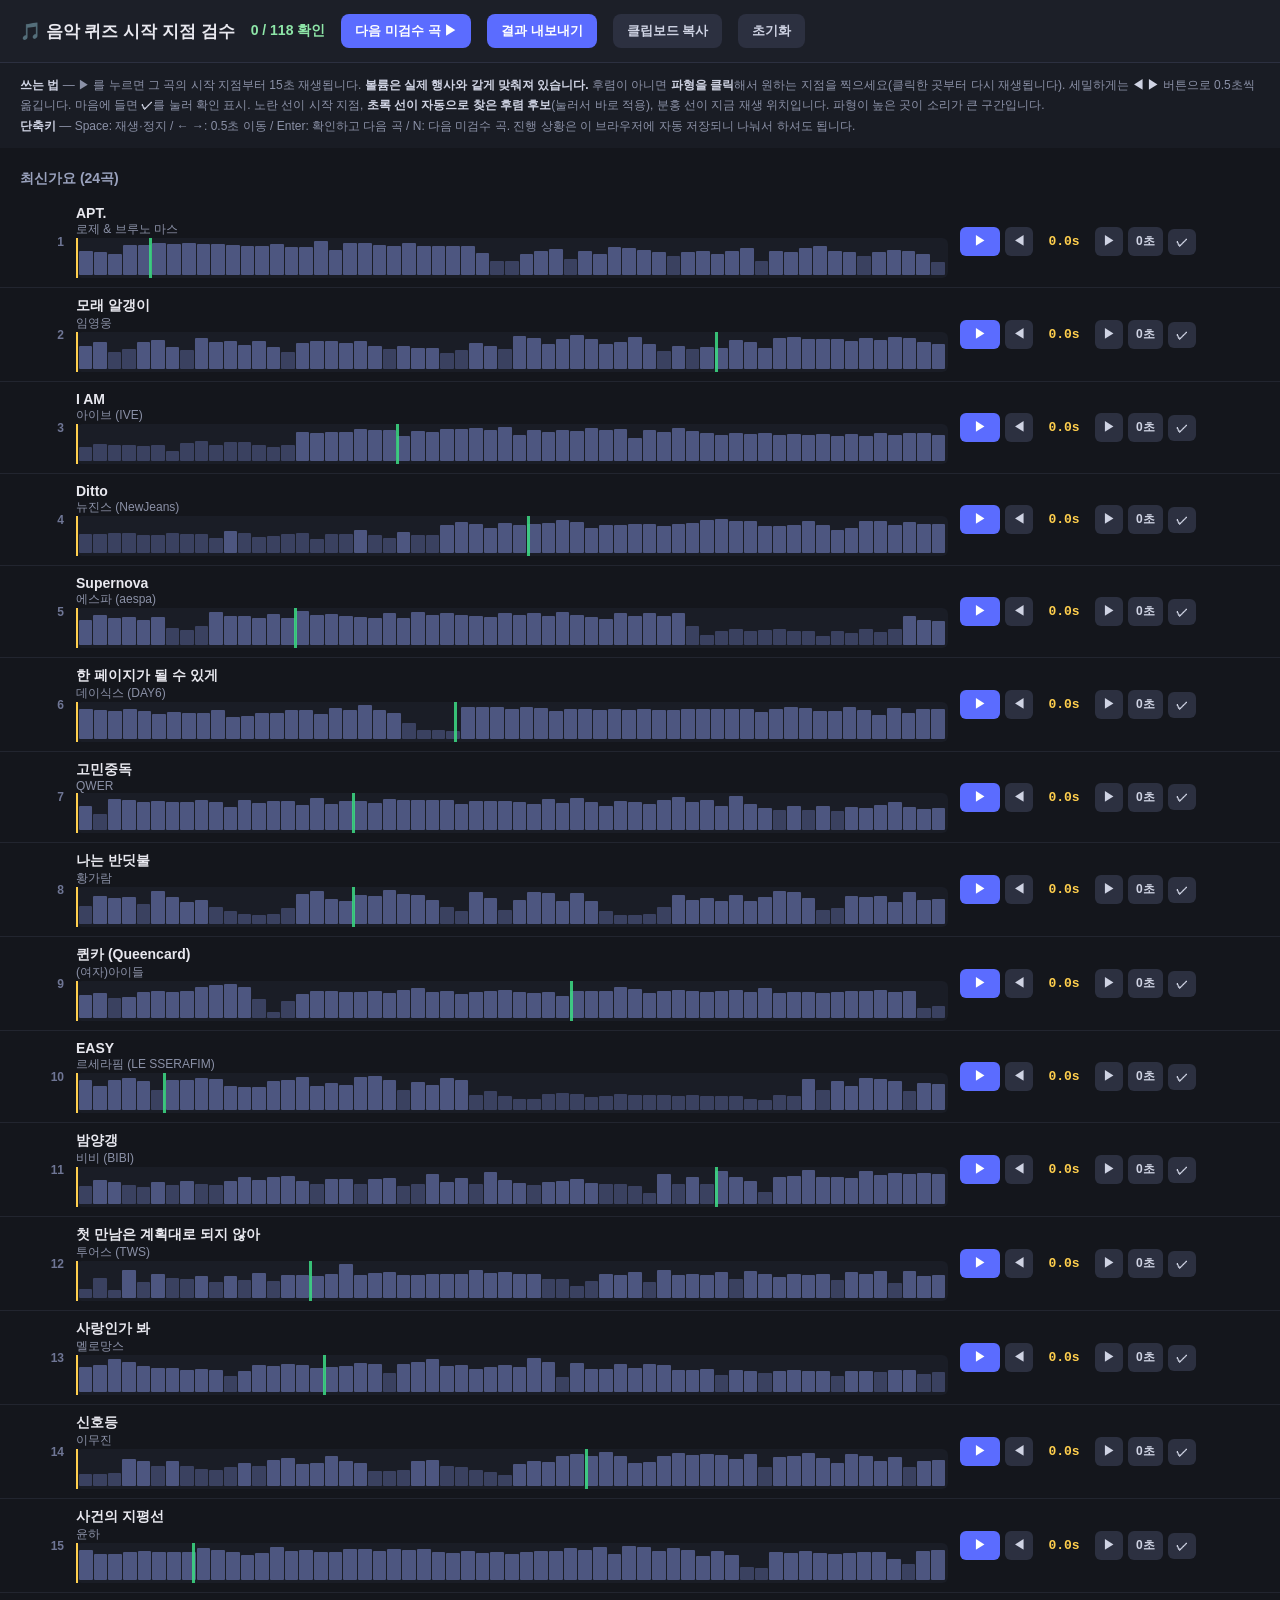
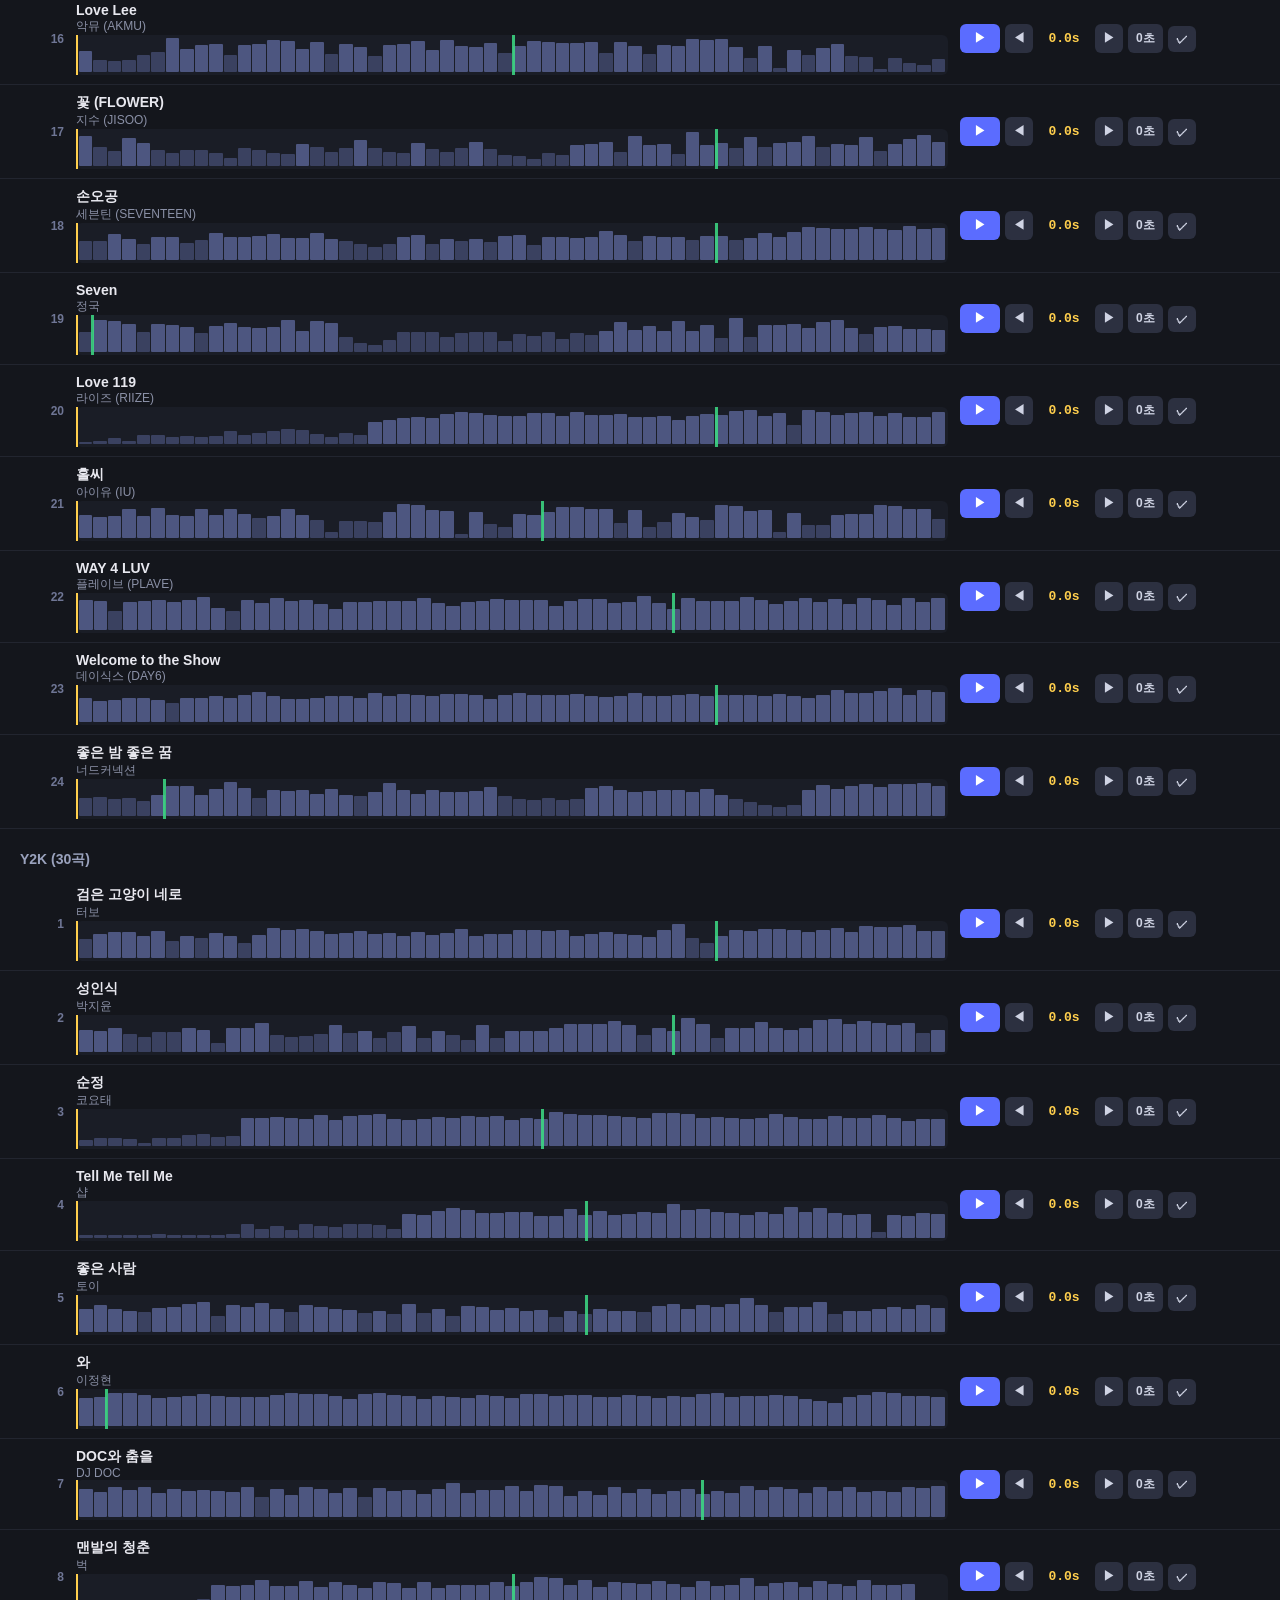
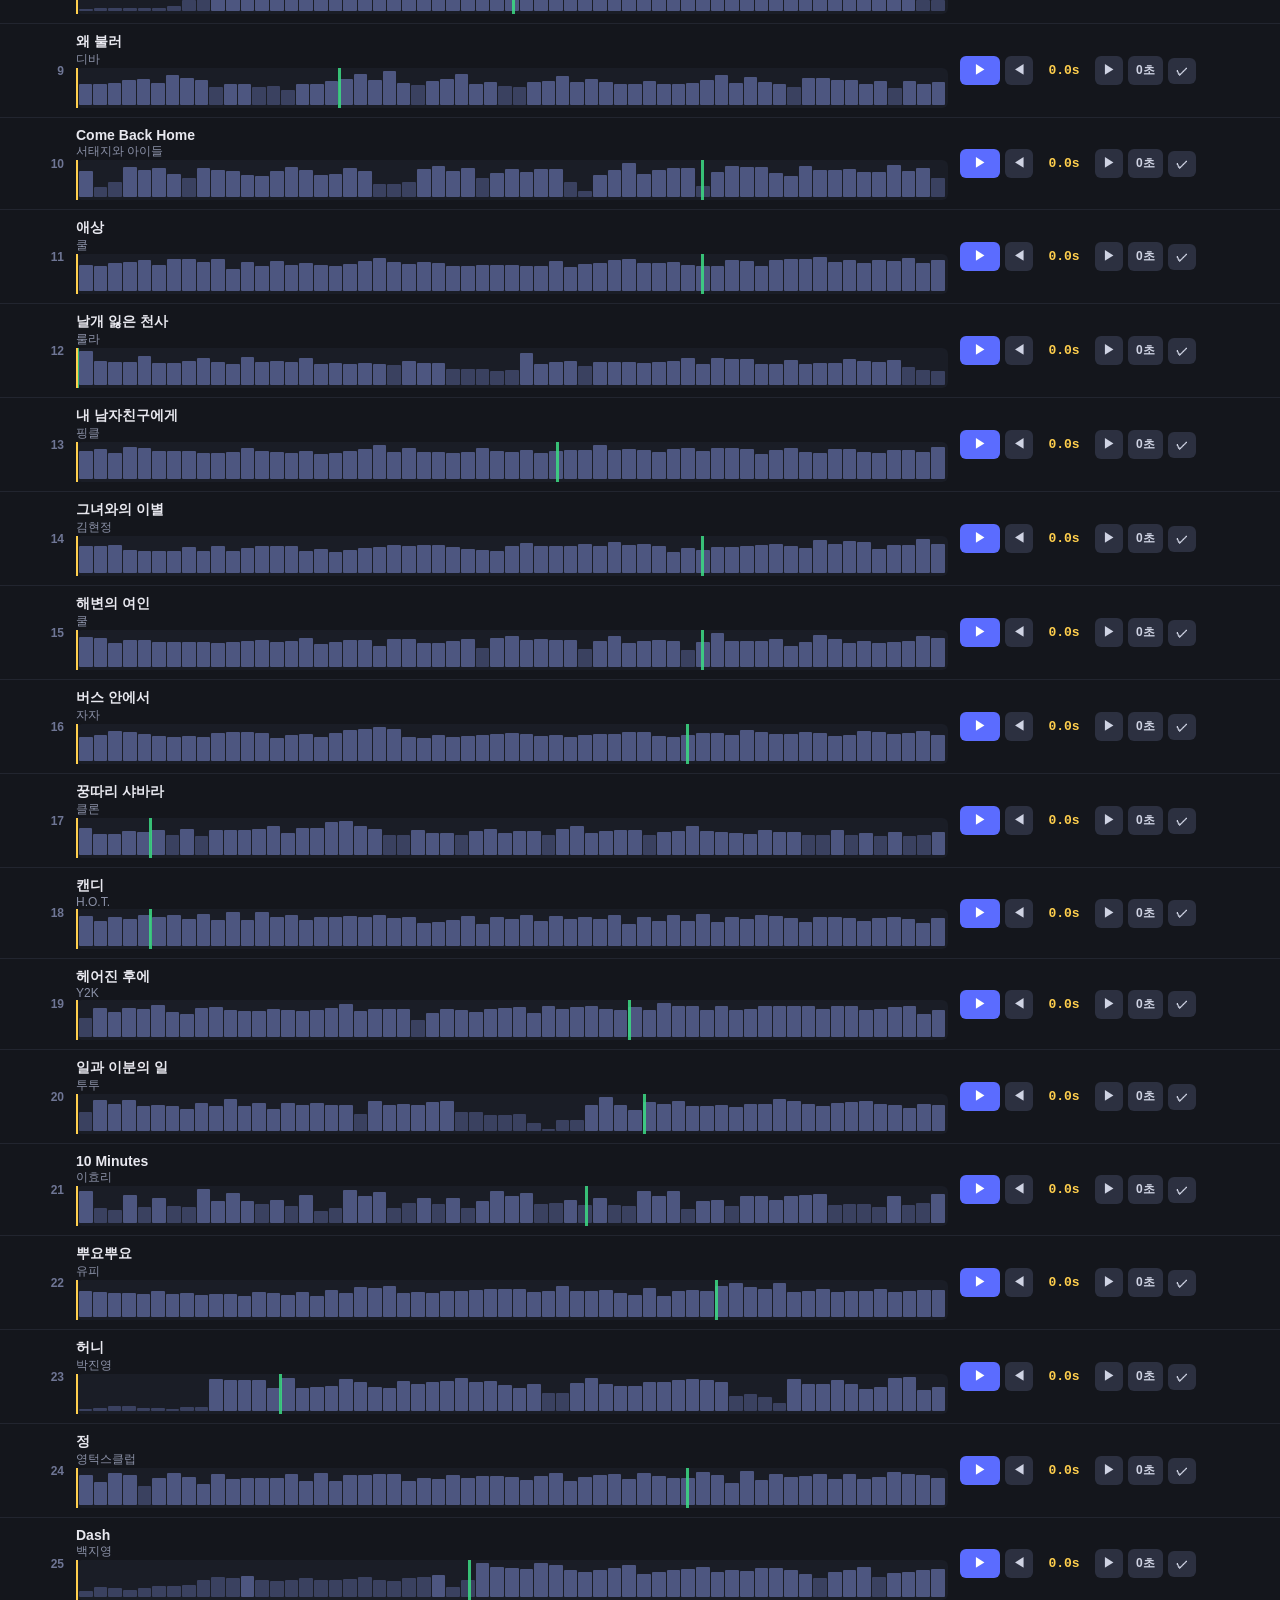
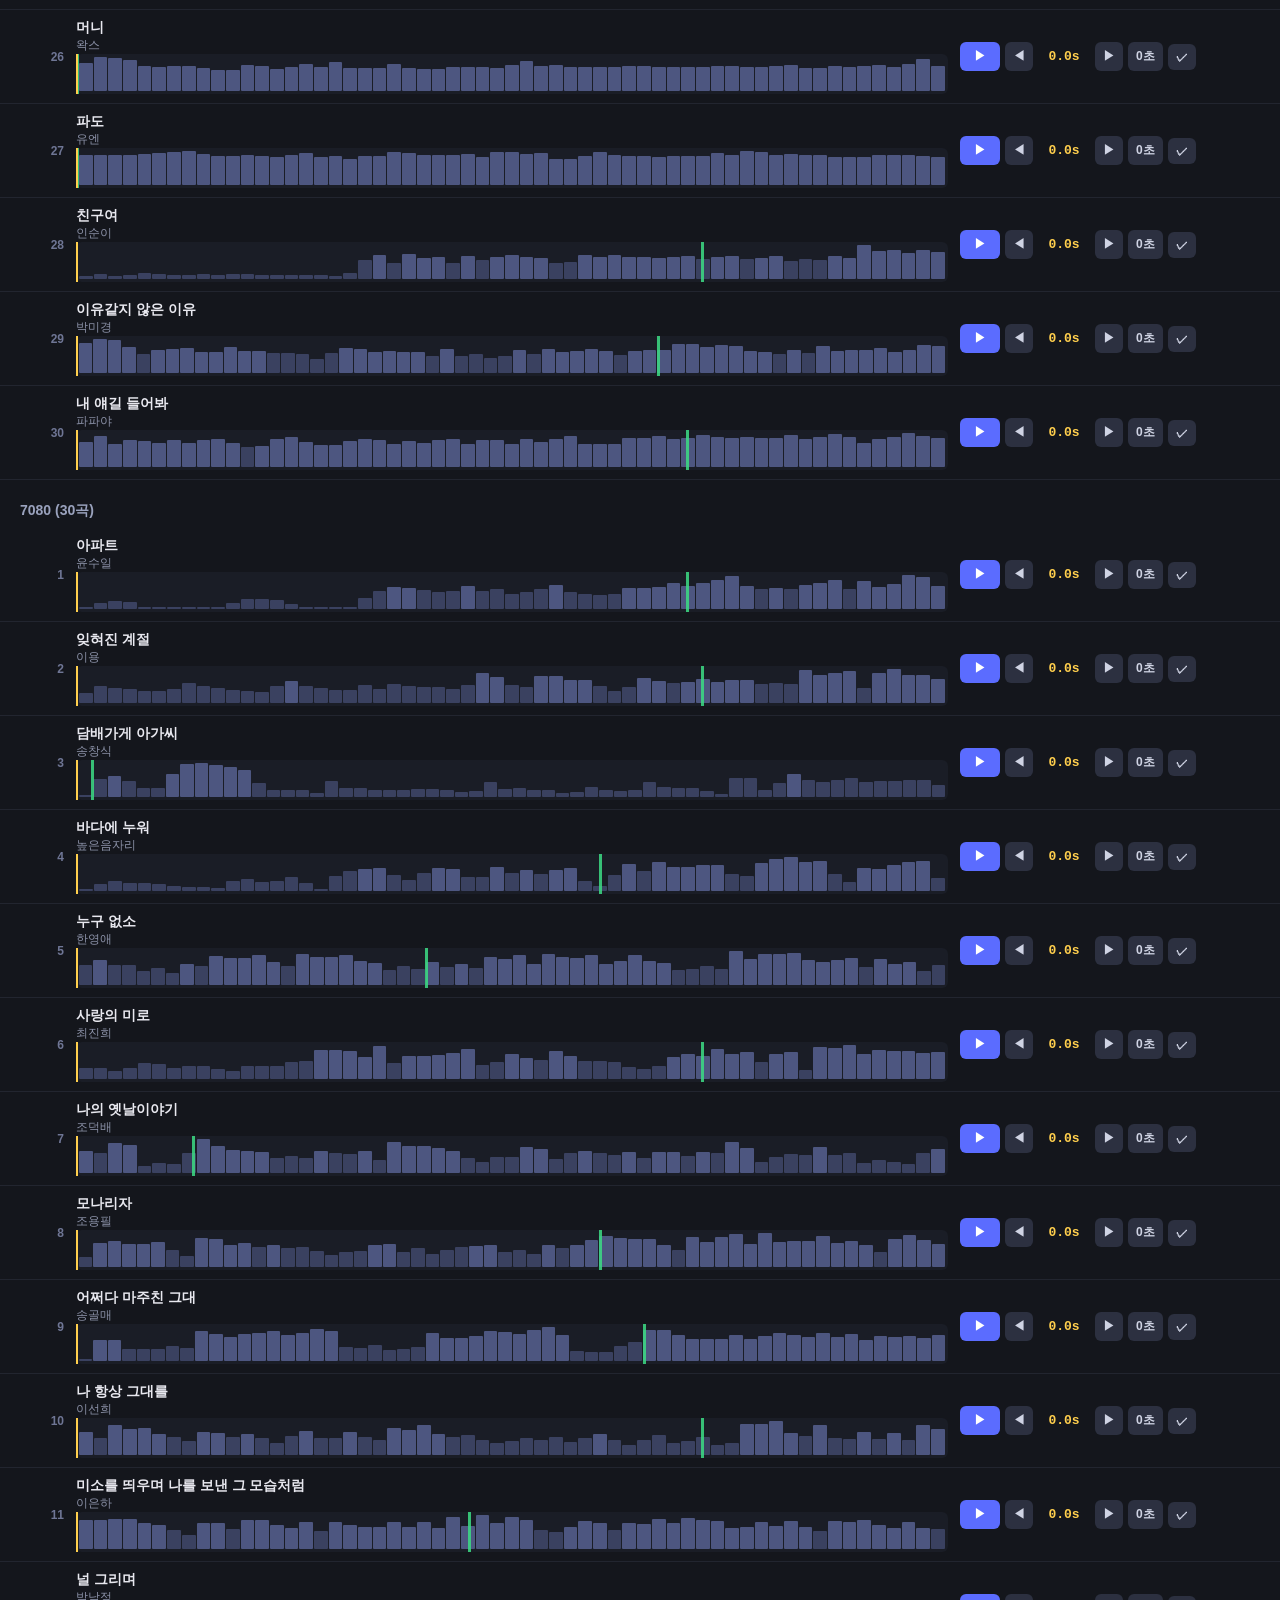
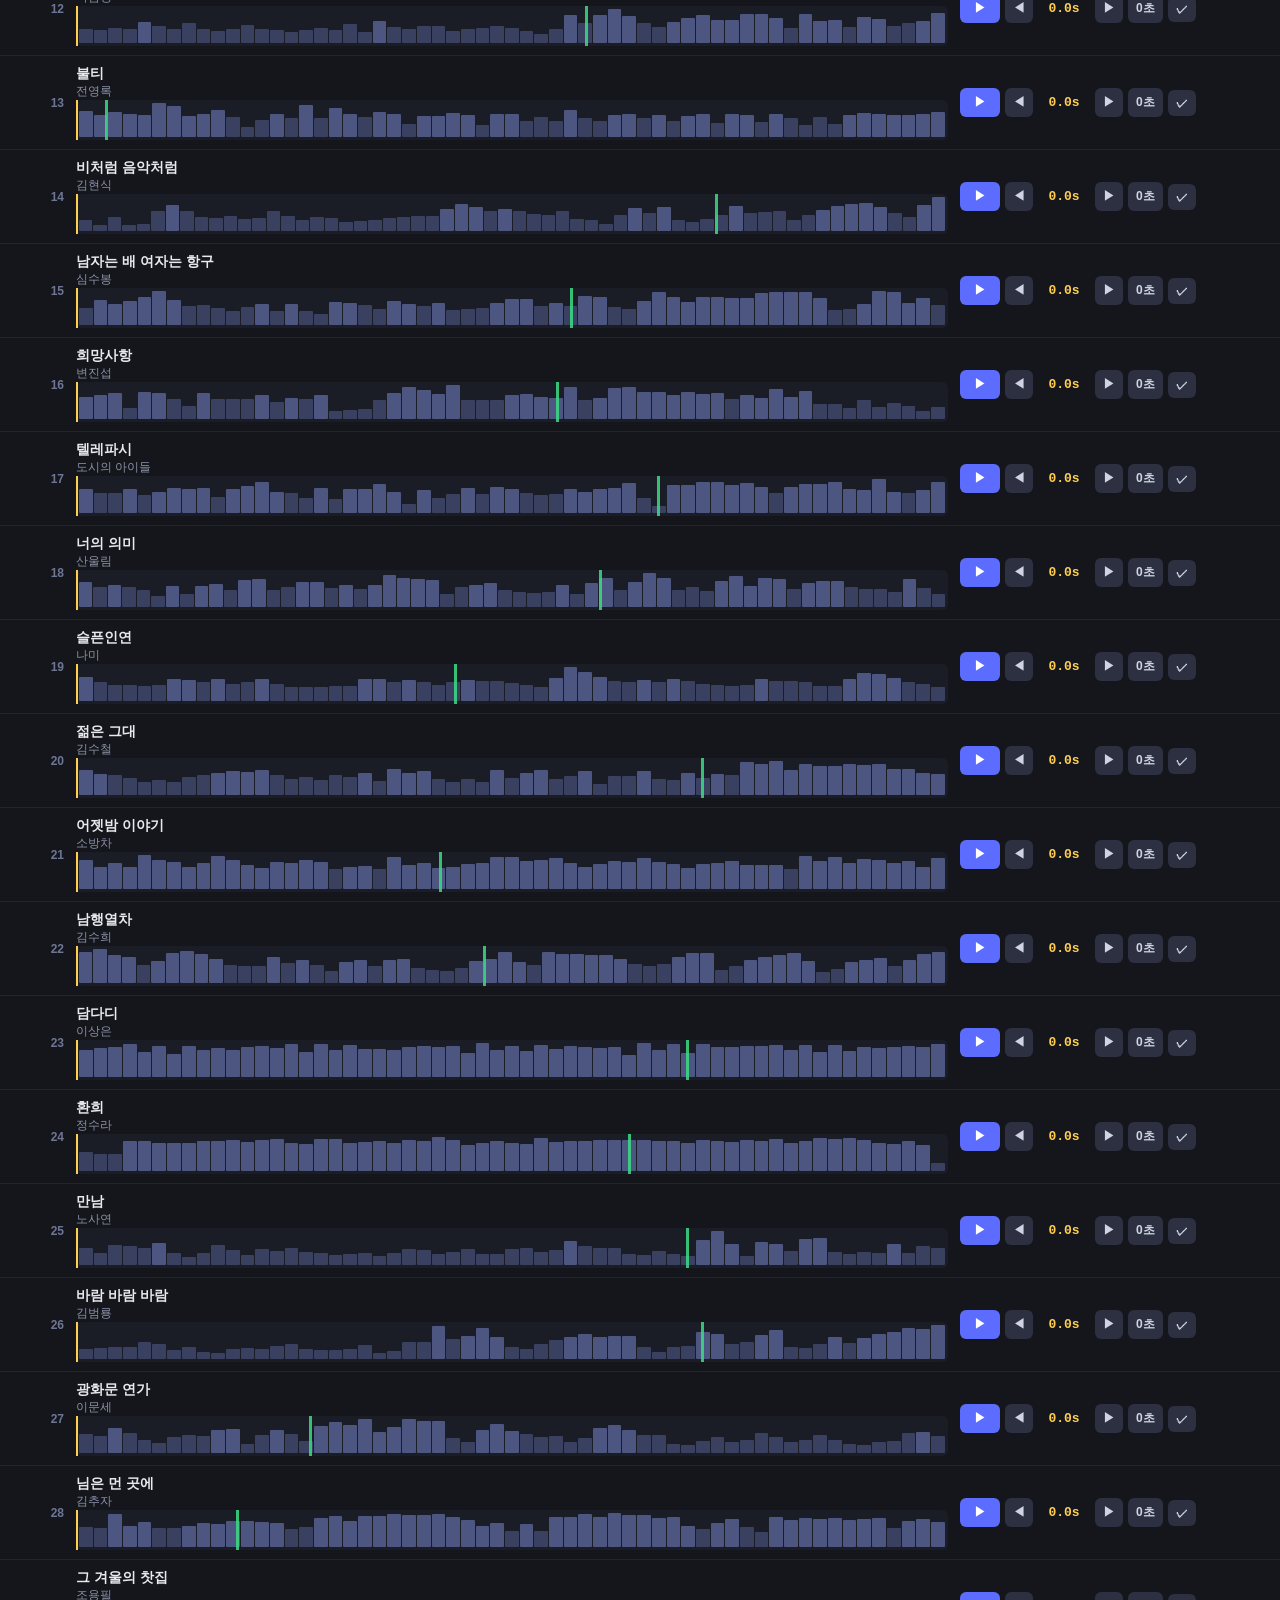
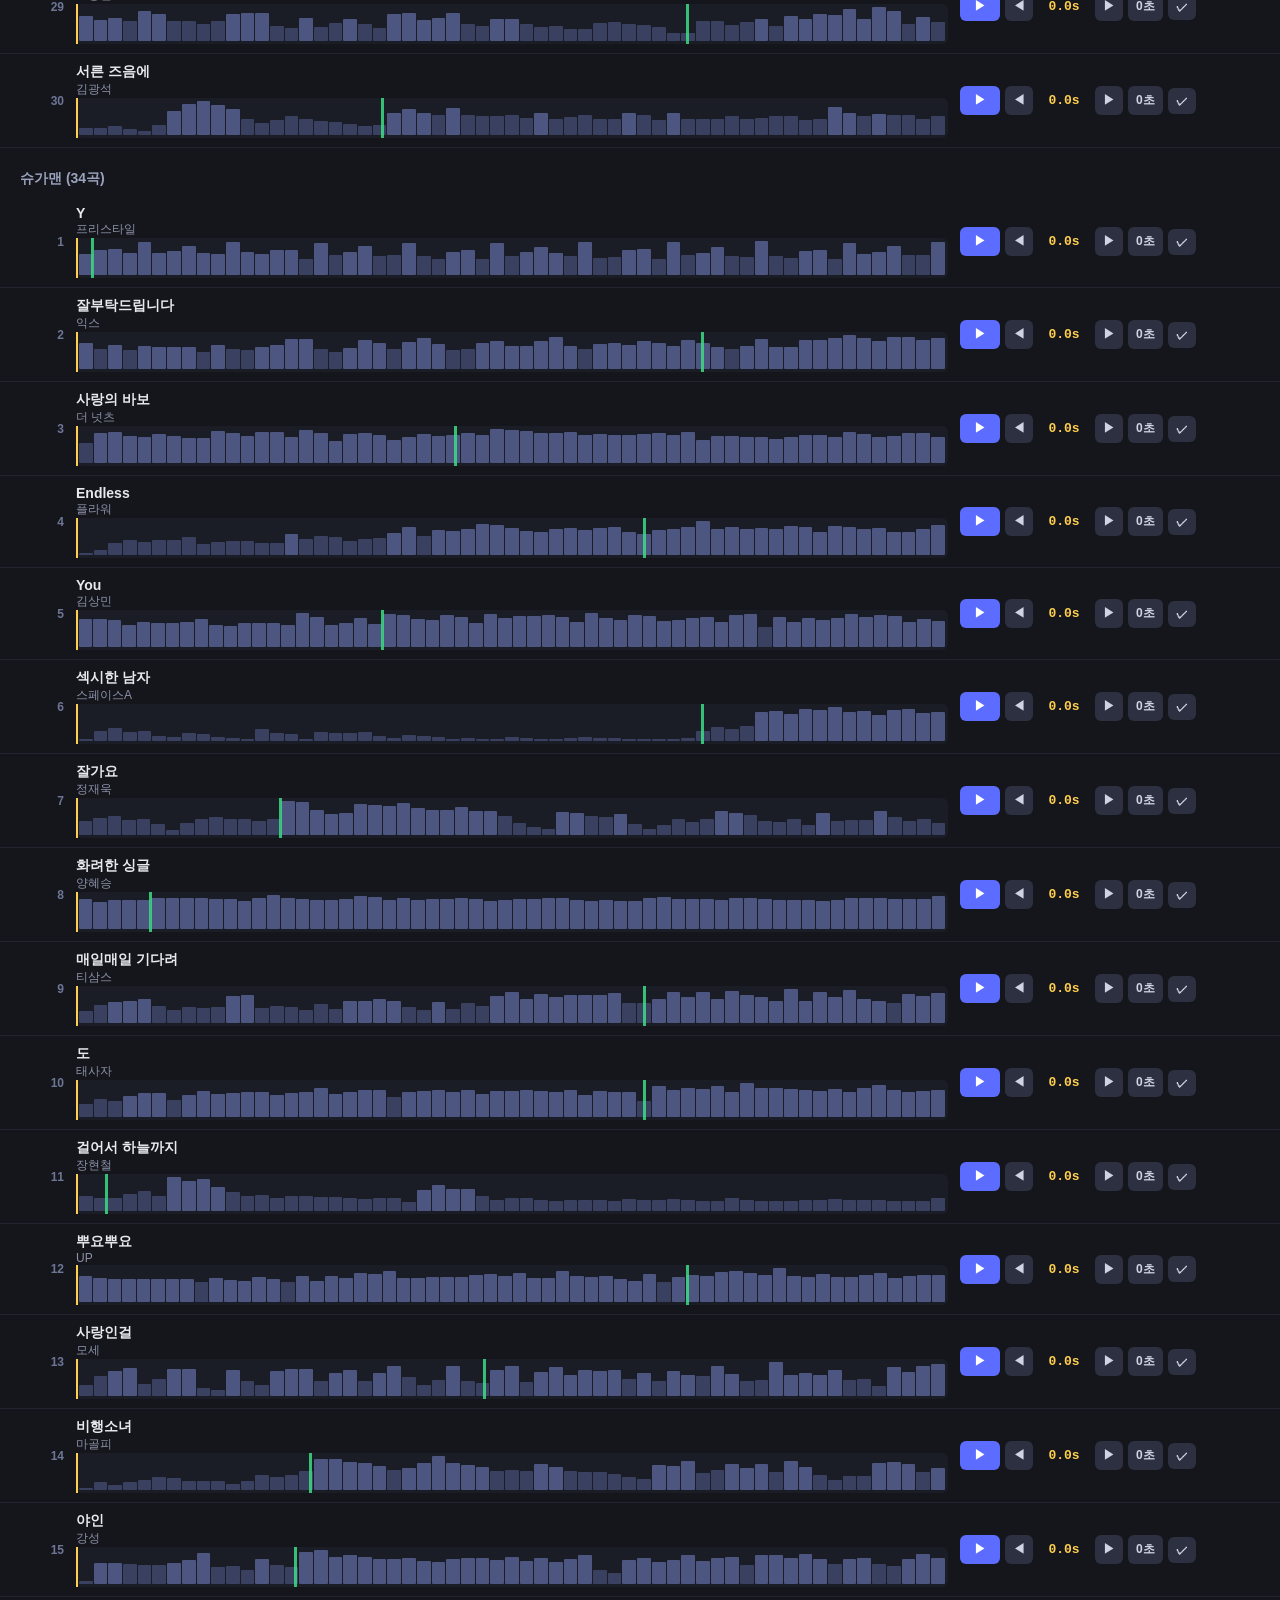
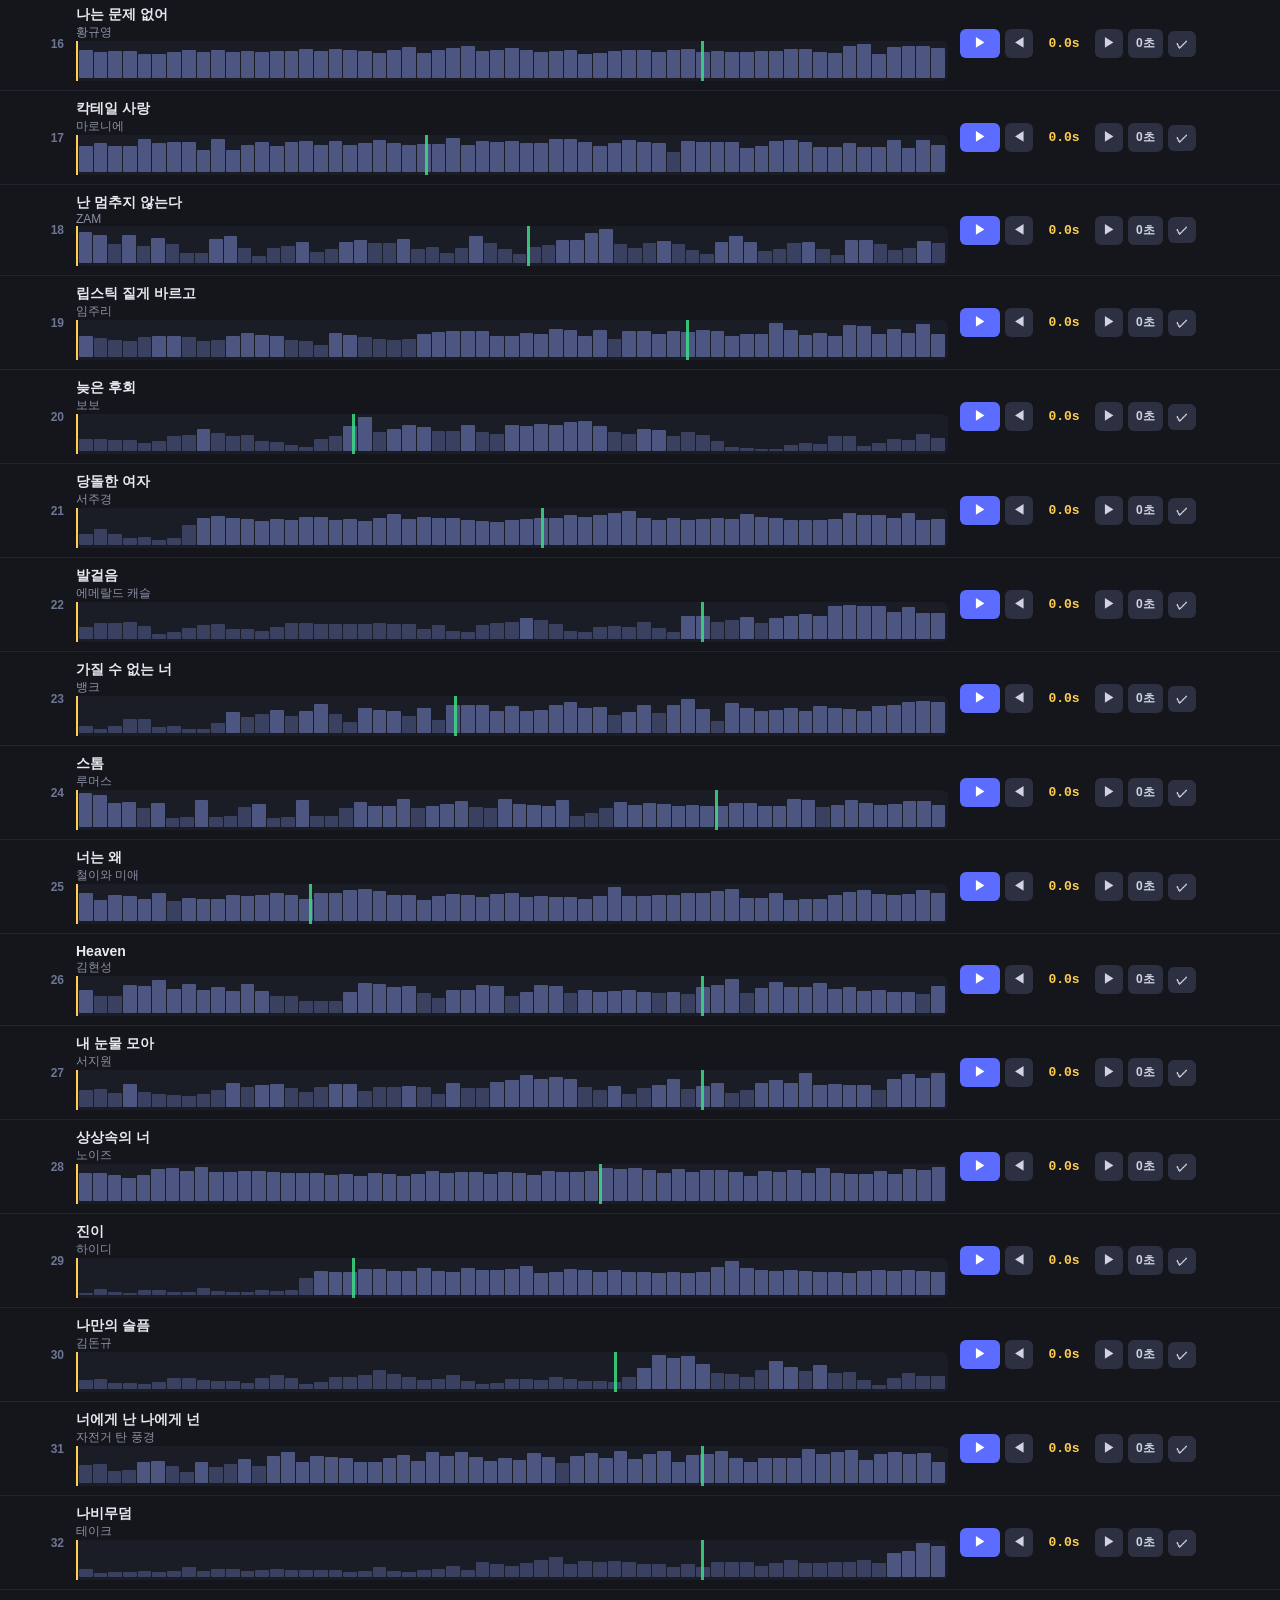
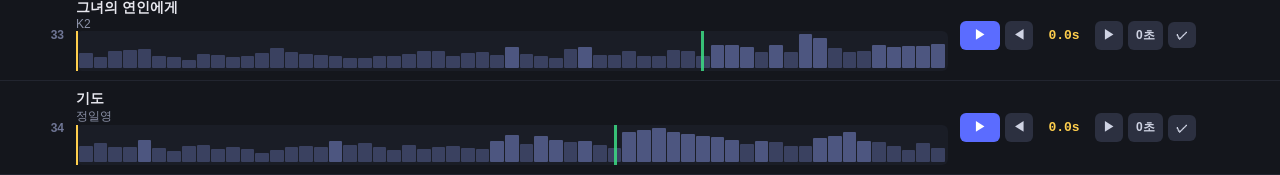
<file: tools/start-review.html>
<!DOCTYPE html>
<html lang="ko">
<head>
<meta charset="utf-8">
<meta name="viewport" content="width=device-width, initial-scale=1">
<title>음악 퀴즈 시작 지점 검수</title>
<style>
  * { box-sizing: border-box; }
  body { margin: 0; font-family: 'Apple SD Gothic Neo','Malgun Gothic',sans-serif; background: #14161c; color: #e8e8ef; }
  header { position: sticky; top: 0; z-index: 10; background: #1c1f28; border-bottom: 1px solid #2c3040;
    padding: 14px 20px; display: flex; gap: 16px; align-items: center; flex-wrap: wrap; }
  header h1 { font-size: 17px; margin: 0; font-weight: 800; }
  .prog { font-size: 14px; font-weight: 700; color: #8ee6a8; }
  .btn { border: 0; border-radius: 8px; padding: 8px 14px; font-weight: 800; cursor: pointer;
    background: #5b6cff; color: #fff; font-size: 13px; }
  .btn.ghost { background: #2c3040; color: #cfd3e3; }
  .btn:hover { filter: brightness(1.15); }
  .help { font-size: 12px; color: #8b91a7; line-height: 1.7; padding: 12px 20px; background: #191c24; }
  .help b { color: #cfd3e3; }
  h2 { font-size: 14px; margin: 22px 20px 8px; color: #9aa2bd; font-weight: 800; }
  .row { display: grid; grid-template-columns: 44px 1fr 300px; gap: 12px; align-items: center;
    padding: 9px 20px; border-bottom: 1px solid #22252f; }
  .row.done { background: #16211a; }
  .row.playing { background: #1d2333; }
  .no { font-size: 12px; color: #6f7695; font-weight: 700; text-align: right; }
  .meta { min-width: 0; }
  .t { font-weight: 800; font-size: 14px; white-space: nowrap; overflow: hidden; text-overflow: ellipsis; }
  .a { font-size: 12px; color: #8b91a7; }
  .wave { position: relative; height: 40px; display: flex; align-items: flex-end; gap: 1px; cursor: pointer;
    background: #1a1d26; border-radius: 6px; padding: 3px; }
  .wave i { flex: 1; background: #3a4160; border-radius: 1px; min-height: 2px; display: block; }
  .wave i.hot { background: #4d5680; }
  .wave .mark { position: absolute; top: 0; bottom: 0; width: 2px; background: #ffcf4d; pointer-events: none; }
  .wave .hookmk { position: absolute; top: 0; bottom: 0; width: 3px; background: #3ddc84; cursor: pointer; opacity: .85; }
  .wave .hookmk:hover { width: 5px; opacity: 1; }
  .wave .play { position: absolute; top: 0; bottom: 0; width: 2px; background: #ff5a7a; pointer-events: none; opacity: .9; }
  .ctl { display: flex; gap: 5px; align-items: center; }
  .ctl button { border: 0; border-radius: 6px; padding: 6px 8px; font-size: 12px; font-weight: 800;
    cursor: pointer; background: #2c3040; color: #cfd3e3; }
  .ctl button.p { background: #5b6cff; color: #fff; min-width: 40px; }
  .ctl .val { font-family: ui-monospace, Menlo, monospace; font-size: 13px; font-weight: 800;
    color: #ffcf4d; min-width: 52px; text-align: center; }
  .ctl .ok { background: #2a7a45; color: #fff; }
  #out { width: calc(100% - 40px); margin: 12px 20px 40px; height: 160px; background: #0f1116; color: #b9c0d6;
    border: 1px solid #2c3040; border-radius: 8px; padding: 10px; font-family: ui-monospace, Menlo, monospace; font-size: 12px; }
</style>
</head>
<body>
<header>
  <h1>🎵 음악 퀴즈 시작 지점 검수</h1>
  <span class="prog" id="prog">0 / 0 확인</span>
  <button class="btn" onclick="nextTodo()">다음 미검수 곡 ▶︎</button>
  <button class="btn" onclick="exportAll()">결과 내보내기</button>
  <button class="btn ghost" onclick="copyAll()">클립보드 복사</button>
  <button class="btn ghost" onclick="if(confirm('확인 표시와 조정값을 모두 초기화합니다. 계속?')) reset()">초기화</button>
</header>
<div class="help">
  <b>쓰는 법</b> — ▶︎ 를 누르면 그 곡의 시작 지점부터 15초 재생됩니다. <b>볼륨은 실제 행사와 같게 맞춰져 있습니다.</b> 후렴이 아니면 <b>파형을 클릭</b>해서 원하는 지점을 찍으세요(클릭한 곳부터 다시 재생됩니다).
  세밀하게는 <b>◀ ▶</b> 버튼으로 0.5초씩 옮깁니다. 마음에 들면 <b>✓</b>를 눌러 확인 표시.
  노란 선이 시작 지점, <b>초록 선이 자동으로 찾은 후렴 후보</b>(눌러서 바로 적용), 분홍 선이 지금 재생 위치입니다. 파형이 높은 곳이 소리가 큰 구간입니다.<br>
  <b>단축키</b> — Space: 재생·정지 / ← →: 0.5초 이동 / Enter: 확인하고 다음 곡 / N: 다음 미검수 곡. 진행 상황은 이 브라우저에 자동 저장되니 나눠서 하셔도 됩니다.
</div>
<div id="list"></div>
<textarea id="out" style="display:none" readonly></textarea>
<audio id="au"></audio>
<script>
const DATA = [{"game":"LATEST_SONGS","label":"최신가요","n":1,"title":"APT.","artist":"로제 & 브루노 마스","src":"../audio/aud_53a3fa1f7ce2.m4a","start":0,"vol":0.232,"env":[0.72,0.67,0.61,0.88,0.9,0.96,0.91,0.95,0.93,0.91,0.9,0.86,0.87,0.91,0.82,0.84,1,0.74,0.94,0.96,0.9,0.86,0.95,0.87,0.86,0.86,0.85,0.64,0.42,0.43,0.63,0.71,0.78,0.49,0.72,0.62,0.82,0.81,0.75,0.68,0.57,0.68,0.72,0.63,0.72,0.81,0.43,0.72,0.68,0.8,0.86,0.72,0.67,0.56,0.69,0.74,0.72,0.62,0.39],"hook":2.5},{"game":"LATEST_SONGS","label":"최신가요","n":2,"title":"모래 알갱이","artist":"임영웅","src":"../audio/aud_facca29c75aa.m4a","start":0,"vol":0.269,"env":[0.69,0.79,0.52,0.58,0.8,0.85,0.64,0.56,0.92,0.8,0.82,0.7,0.84,0.64,0.52,0.77,0.83,0.84,0.77,0.82,0.69,0.6,0.69,0.62,0.63,0.47,0.57,0.77,0.67,0.59,0.97,0.92,0.74,0.88,1,0.9,0.74,0.8,0.94,0.73,0.53,0.67,0.59,0.66,0.63,0.86,0.8,0.62,0.93,0.95,0.88,0.88,0.88,0.83,0.93,0.87,0.94,0.92,0.79,0.75],"hook":22},{"game":"LATEST_SONGS","label":"최신가요","n":3,"title":"I AM","artist":"아이브 (IVE)","src":"../audio/aud_5b6f0ad580e6.m4a","start":0,"vol":0.21,"env":[0.43,0.52,0.49,0.49,0.46,0.47,0.3,0.53,0.58,0.49,0.57,0.56,0.47,0.43,0.47,0.85,0.83,0.86,0.87,0.95,0.92,0.92,0.75,0.88,0.87,0.94,0.94,0.98,0.93,1,0.76,0.91,0.85,0.93,0.89,0.97,0.91,0.94,0.67,0.93,0.85,0.97,0.88,0.84,0.78,0.82,0.79,0.82,0.78,0.81,0.77,0.8,0.73,0.79,0.74,0.82,0.77,0.83,0.83,0.78],"hook":11},{"game":"LATEST_SONGS","label":"최신가요","n":4,"title":"Ditto","artist":"뉴진스 (NewJeans)","src":"../audio/aud_6f14f01640b9.m4a","start":0,"vol":0.25,"env":[0.57,0.56,0.6,0.6,0.54,0.54,0.58,0.56,0.55,0.45,0.66,0.58,0.47,0.51,0.55,0.59,0.43,0.57,0.56,0.67,0.53,0.44,0.61,0.54,0.54,0.83,0.91,0.85,0.75,0.9,0.83,0.87,0.9,0.97,0.91,0.74,0.83,0.82,0.86,0.86,0.79,0.85,0.88,0.98,1,0.95,0.95,0.8,0.79,0.83,0.95,0.84,0.68,0.75,0.95,0.96,0.83,0.92,0.87,0.87],"hook":15.5},{"game":"LATEST_SONGS","label":"최신가요","n":5,"title":"Supernova","artist":"에스파 (aespa)","src":"../audio/aud_a8e1f03bb4ce.m4a","start":0,"vol":0.204,"env":[0.75,0.89,0.81,0.84,0.74,0.83,0.52,0.46,0.55,0.98,0.87,0.85,0.8,0.93,0.81,1,0.89,0.92,0.86,0.83,0.81,0.95,0.81,0.97,0.88,0.94,0.89,0.85,0.82,0.95,0.88,0.95,0.87,0.97,0.88,0.82,0.78,0.94,0.85,0.95,0.87,0.94,0.55,0.3,0.43,0.47,0.42,0.45,0.48,0.43,0.43,0.28,0.41,0.36,0.47,0.38,0.48,0.87,0.75,0.72],"hook":7.5},{"game":"LATEST_SONGS","label":"최신가요","n":6,"title":"한 페이지가 될 수 있게","artist":"데이식스 (DAY6)","src":"../audio/aud_99026998af36.m4a","start":0,"vol":0.239,"env":[0.88,0.86,0.82,0.9,0.84,0.74,0.8,0.76,0.78,0.85,0.66,0.69,0.77,0.78,0.85,0.86,0.74,0.91,0.86,1,0.85,0.78,0.49,0.26,0.28,0.23,0.94,0.96,0.94,0.89,0.94,0.91,0.83,0.89,0.89,0.86,0.9,0.86,0.89,0.85,0.87,0.9,0.88,0.89,0.89,0.9,0.81,0.88,0.94,0.93,0.84,0.82,0.94,0.86,0.7,0.91,0.78,0.89,0.9],"hook":13},{"game":"LATEST_SONGS","label":"최신가요","n":7,"title":"고민중독","artist":"QWER","src":"../audio/aud_e01a060012d3.m4a","start":0,"vol":0.212,"env":[0.71,0.48,0.93,0.89,0.82,0.86,0.83,0.82,0.9,0.84,0.69,0.9,0.79,0.87,0.87,0.75,0.95,0.76,0.85,0.85,0.81,0.91,0.9,0.9,0.88,0.88,0.76,0.85,0.87,0.87,0.84,0.77,0.91,0.79,0.94,0.82,0.72,0.87,0.82,0.77,0.89,0.98,0.82,0.89,0.72,1,0.78,0.66,0.6,0.7,0.59,0.71,0.57,0.68,0.64,0.73,0.82,0.69,0.61,0.65],"hook":9.5},{"game":"LATEST_SONGS","label":"최신가요","n":8,"title":"나는 반딧불","artist":"황가람","src":"../audio/aud_0a1efba2310c.m4a","start":0,"vol":0.245,"env":[0.53,0.84,0.77,0.8,0.58,0.99,0.79,0.66,0.71,0.52,0.39,0.29,0.27,0.31,0.49,0.88,0.97,0.73,0.68,0.87,0.83,1,0.88,0.86,0.7,0.51,0.4,0.95,0.78,0.42,0.71,0.96,0.91,0.67,0.91,0.67,0.39,0.28,0.27,0.31,0.5,0.85,0.71,0.77,0.69,0.87,0.68,0.79,0.99,0.95,0.77,0.42,0.48,0.84,0.79,0.84,0.65,0.94,0.71,0.75],"hook":9.5},{"game":"LATEST_SONGS","label":"최신가요","n":9,"title":"퀸카 (Queencard)","artist":"(여자)아이들","src":"../audio/aud_5f399830ee69.m4a","start":0,"vol":0.212,"env":[0.69,0.74,0.6,0.63,0.78,0.81,0.78,0.79,0.93,0.99,1,0.93,0.55,0.19,0.5,0.7,0.81,0.81,0.76,0.78,0.79,0.73,0.84,0.88,0.78,0.79,0.72,0.76,0.79,0.84,0.77,0.74,0.76,0.64,0.8,0.81,0.79,0.91,0.85,0.75,0.79,0.84,0.81,0.77,0.81,0.83,0.78,0.88,0.75,0.77,0.78,0.74,0.76,0.81,0.81,0.84,0.78,0.8,0.3,0.36],"hook":17},{"game":"LATEST_SONGS","label":"최신가요","n":10,"title":"EASY","artist":"르세라핌 (LE SSERAFIM)","src":"../audio/aud_043776739617.m4a","start":0,"vol":0.21,"env":[0.89,0.71,0.89,0.96,0.87,0.59,0.88,0.9,0.95,0.91,0.71,0.68,0.67,0.85,0.88,0.97,0.7,0.79,0.73,0.99,1,0.9,0.6,0.82,0.73,0.96,0.88,0.44,0.55,0.43,0.34,0.33,0.48,0.51,0.47,0.39,0.42,0.47,0.46,0.46,0.45,0.43,0.46,0.41,0.42,0.41,0.33,0.31,0.45,0.41,0.93,0.58,0.86,0.7,0.96,0.91,0.85,0.56,0.79,0.78],"hook":3},{"game":"LATEST_SONGS","label":"최신가요","n":11,"title":"밤양갱","artist":"비비 (BIBI)","src":"../audio/aud_e8aa5aabde44.m4a","start":0,"vol":0.325,"env":[0.53,0.72,0.65,0.55,0.5,0.65,0.57,0.68,0.6,0.56,0.69,0.79,0.72,0.8,0.82,0.69,0.6,0.75,0.74,0.6,0.73,0.77,0.53,0.58,0.88,0.66,0.76,0.59,0.96,0.71,0.61,0.57,0.66,0.69,0.75,0.62,0.59,0.6,0.53,0.32,0.89,0.58,0.8,0.58,0.97,0.8,0.68,0.35,0.81,0.83,1,0.81,0.79,0.77,0.97,0.85,0.92,0.88,0.91,0.88],"hook":22},{"game":"LATEST_SONGS","label":"최신가요","n":12,"title":"첫 만남은 계획대로 되지 않아","artist":"투어스 (TWS)","src":"../audio/aud_2a6f41c39b69.m4a","start":0,"vol":0.23,"env":[0.28,0.6,0.25,0.82,0.48,0.7,0.58,0.56,0.64,0.49,0.66,0.53,0.74,0.51,0.68,0.67,0.65,0.71,1,0.69,0.74,0.76,0.67,0.67,0.71,0.7,0.72,0.82,0.75,0.76,0.72,0.72,0.55,0.56,0.37,0.5,0.72,0.69,0.76,0.47,0.83,0.68,0.7,0.67,0.77,0.57,0.8,0.72,0.63,0.71,0.69,0.72,0.53,0.77,0.7,0.8,0.44,0.79,0.66,0.68],"hook":8},{"game":"LATEST_SONGS","label":"최신가요","n":13,"title":"사랑인가 봐","artist":"멜로망스","src":"../audio/aud_732cc18caebb.m4a","start":0,"vol":0.211,"env":[0.73,0.8,0.99,0.88,0.76,0.7,0.72,0.64,0.68,0.66,0.47,0.62,0.8,0.76,0.82,0.81,0.7,0.75,0.76,0.85,0.83,0.57,0.84,0.88,0.98,0.77,0.8,0.68,0.74,0.79,0.75,1,0.89,0.44,0.85,0.69,0.68,0.84,0.72,0.82,0.79,0.64,0.65,0.69,0.5,0.65,0.63,0.55,0.62,0.65,0.63,0.63,0.49,0.61,0.61,0.59,0.66,0.64,0.53,0.59],"hook":8.5},{"game":"LATEST_SONGS","label":"최신가요","n":14,"title":"신호등","artist":"이무진","src":"../audio/aud_63d93a414576.m4a","start":0,"vol":0.258,"env":[0.37,0.37,0.4,0.8,0.73,0.59,0.73,0.59,0.52,0.49,0.57,0.69,0.6,0.78,0.84,0.66,0.69,0.88,0.75,0.69,0.45,0.45,0.49,0.73,0.78,0.59,0.56,0.47,0.42,0.33,0.65,0.74,0.72,0.88,0.94,0.9,1,0.89,0.67,0.7,0.89,0.97,0.92,0.94,0.92,0.8,0.94,0.56,0.86,0.9,0.99,0.84,0.69,0.94,0.88,0.74,0.85,0.56,0.73,0.78],"hook":17.5},{"game":"LATEST_SONGS","label":"최신가요","n":15,"title":"사건의 지평선","artist":"윤하","src":"../audio/aud_062567ec9806.m4a","start":0,"vol":0.225,"env":[0.89,0.77,0.76,0.82,0.86,0.84,0.84,0.83,0.95,0.9,0.83,0.74,0.81,0.98,0.86,0.89,0.82,0.83,0.92,0.92,0.85,0.93,0.89,0.92,0.82,0.81,0.85,0.79,0.82,0.77,0.83,0.86,0.85,0.96,0.9,0.97,0.78,1,0.98,0.85,0.95,0.88,0.7,0.85,0.73,0.39,0.36,0.83,0.81,0.85,0.79,0.77,0.79,0.83,0.84,0.61,0.47,0.85,0.9],"hook":4},{"game":"LATEST_SONGS","label":"최신가요","n":16,"title":"Love Lee","artist":"악뮤 (AKMU)","src":"../audio/aud_6abd51b0af06.m4a","start":0,"vol":0.249,"env":[0.62,0.36,0.33,0.36,0.51,0.59,1,0.69,0.8,0.84,0.51,0.8,0.82,0.96,0.92,0.68,0.88,0.53,0.82,0.74,0.49,0.81,0.84,0.93,0.66,0.95,0.76,0.73,0.87,0.57,0.76,0.91,0.89,0.85,0.86,0.88,0.55,0.9,0.78,0.54,0.8,0.78,0.99,0.96,0.97,0.74,0.41,0.77,0.12,0.66,0.51,0.72,0.82,0.49,0.46,0.09,0.43,0.27,0.22,0.39],"hook":15},{"game":"LATEST_SONGS","label":"최신가요","n":17,"title":"꽃 (FLOWER)","artist":"지수 (JISOO)","src":"../audio/aud_c829c39144fc.m4a","start":0,"vol":0.311,"env":[0.9,0.55,0.44,0.83,0.69,0.47,0.4,0.49,0.49,0.4,0.25,0.53,0.49,0.38,0.37,0.64,0.55,0.42,0.54,0.78,0.54,0.42,0.38,0.69,0.5,0.41,0.54,0.71,0.51,0.32,0.31,0.2,0.38,0.32,0.61,0.65,0.7,0.41,0.9,0.61,0.64,0.37,1,0.62,0.69,0.54,0.86,0.55,0.68,0.72,0.9,0.56,0.66,0.62,0.87,0.45,0.64,0.81,0.91,0.71],"hook":22},{"game":"LATEST_SONGS","label":"최신가요","n":18,"title":"손오공","artist":"세븐틴 (SEVENTEEN)","src":"../audio/aud_b4a32c7b08ed.m4a","start":0,"vol":0.254,"env":[0.56,0.55,0.77,0.62,0.49,0.68,0.68,0.52,0.6,0.8,0.69,0.67,0.7,0.76,0.65,0.64,0.81,0.62,0.56,0.49,0.39,0.47,0.68,0.73,0.47,0.62,0.56,0.62,0.54,0.72,0.73,0.46,0.67,0.69,0.64,0.69,0.85,0.75,0.55,0.71,0.69,0.69,0.59,0.71,0.71,0.6,0.66,0.81,0.69,0.83,0.99,0.94,0.93,0.91,0.97,0.91,0.9,1,0.92,0.96],"hook":22},{"game":"LATEST_SONGS","label":"최신가요","n":19,"title":"Seven","artist":"정국","src":"../audio/aud_d23715c872f7.m4a","start":0,"vol":0.232,"env":[0.6,0.94,0.93,0.82,0.6,0.82,0.79,0.74,0.56,0.78,0.87,0.73,0.72,0.75,0.96,0.62,0.92,0.85,0.46,0.27,0.21,0.35,0.59,0.58,0.6,0.45,0.57,0.6,0.6,0.34,0.53,0.48,0.59,0.4,0.57,0.52,0.63,0.89,0.66,0.76,0.61,0.92,0.61,0.81,0.42,1,0.46,0.8,0.81,0.82,0.72,0.9,0.94,0.71,0.53,0.75,0.76,0.68,0.69,0.66],"hook":0.5},{"game":"LATEST_SONGS","label":"최신가요","n":20,"title":"Love 119","artist":"라이즈 (RIIZE)","src":"../audio/aud_e38e0c43f86c.m4a","start":0,"vol":0.225,"env":[0.07,0.08,0.17,0.08,0.28,0.27,0.21,0.24,0.2,0.23,0.4,0.28,0.34,0.39,0.44,0.41,0.29,0.21,0.34,0.26,0.65,0.7,0.76,0.8,0.77,0.89,0.94,0.92,0.85,0.82,0.82,0.92,0.91,0.83,0.95,0.86,0.87,0.89,0.8,0.81,0.84,0.72,0.82,0.89,0.85,0.98,1,0.84,0.92,0.55,1,0.96,0.85,0.93,0.95,0.84,0.91,0.79,0.81,0.96],"hook":22},{"game":"LATEST_SONGS","label":"최신가요","n":21,"title":"홀씨","artist":"아이유 (IU)","src":"../audio/aud_16a71e6e8d01.m4a","start":0,"vol":0.23,"env":[0.68,0.61,0.64,0.85,0.64,0.89,0.69,0.64,0.85,0.68,0.85,0.7,0.6,0.66,0.87,0.69,0.54,0.18,0.5,0.5,0.47,0.78,1,0.97,0.82,0.81,0.13,0.76,0.41,0.34,0.71,0.68,0.77,0.91,0.91,0.85,0.86,0.46,0.84,0.34,0.47,0.74,0.62,0.53,0.98,0.94,0.81,0.82,0.19,0.75,0.4,0.38,0.67,0.72,0.71,0.97,0.95,0.87,0.85,0.56],"hook":16},{"game":"LATEST_SONGS","label":"최신가요","n":22,"title":"WAY 4 LUV","artist":"플레이브 (PLAVE)","src":"../audio/aud_db06a395252a.m4a","start":0,"vol":0.236,"env":[0.88,0.86,0.55,0.83,0.85,0.89,0.84,0.89,0.97,0.64,0.57,0.89,0.81,0.94,0.85,0.89,0.78,0.61,0.84,0.83,0.85,0.87,0.86,0.94,0.79,0.7,0.84,0.86,0.93,0.88,0.88,0.9,0.7,0.87,0.92,0.92,0.8,0.84,1,0.8,0.63,0.94,0.86,0.86,0.86,0.97,0.9,0.77,0.87,0.95,0.84,0.91,0.78,0.94,0.88,0.73,0.94,0.84,0.94],"hook":20.5},{"game":"LATEST_SONGS","label":"최신가요","n":23,"title":"Welcome to the Show","artist":"데이식스 (DAY6)","src":"../audio/aud_952fc0cf8941.m4a","start":0,"vol":0.229,"env":[0.7,0.63,0.65,0.7,0.71,0.66,0.55,0.72,0.71,0.77,0.72,0.79,0.88,0.77,0.69,0.67,0.7,0.76,0.77,0.7,0.86,0.76,0.82,0.8,0.78,0.83,0.84,0.81,0.69,0.79,0.87,0.79,0.81,0.81,0.82,0.76,0.74,0.76,0.85,0.76,0.77,0.81,0.82,0.77,0.81,0.79,0.79,0.78,0.84,0.78,0.7,0.8,0.95,0.87,0.87,0.92,1,0.8,0.94,0.9],"hook":22},{"game":"LATEST_SONGS","label":"최신가요","n":24,"title":"좋은 밤 좋은 꿈","artist":"너드커넥션","src":"../audio/aud_52bc2dbf532d.m4a","start":0,"vol":0.323,"env":[0.54,0.57,0.51,0.53,0.45,0.61,0.89,0.88,0.62,0.8,1,0.84,0.53,0.77,0.73,0.78,0.65,0.8,0.62,0.59,0.71,0.98,0.77,0.65,0.78,0.72,0.72,0.73,0.87,0.59,0.51,0.47,0.54,0.49,0.52,0.82,0.88,0.77,0.71,0.73,0.77,0.77,0.71,0.81,0.62,0.51,0.42,0.34,0.28,0.33,0.78,0.91,0.81,0.89,0.95,0.87,0.94,0.95,0.97,0.89],"hook":3},{"game":"SONG_Y2K","label":"Y2K","n":1,"title":"검은 고양이 네로","artist":"터보","src":"../audio/aud_9e86da59b467.m4a","start":0,"vol":0.28,"env":[0.55,0.7,0.78,0.76,0.66,0.81,0.52,0.66,0.6,0.74,0.65,0.46,0.68,0.89,0.83,0.87,0.8,0.72,0.75,0.8,0.7,0.74,0.66,0.77,0.69,0.73,0.87,0.66,0.7,0.71,0.83,0.82,0.8,0.82,0.65,0.71,0.78,0.7,0.69,0.61,0.83,1,0.59,0.46,0.66,0.84,0.81,0.87,0.86,0.82,0.77,0.83,0.89,0.77,0.94,0.92,0.91,0.97,0.8,0.8],"hook":22},{"game":"SONG_Y2K","label":"Y2K","n":2,"title":"성인식","artist":"박지윤","src":"../audio/aud_e0f0cca74ad5.m4a","start":0,"vol":0.275,"env":[0.64,0.62,0.72,0.54,0.44,0.6,0.59,0.7,0.65,0.27,0.7,0.72,0.85,0.52,0.45,0.49,0.53,0.79,0.57,0.63,0.43,0.59,0.77,0.42,0.61,0.51,0.36,0.79,0.43,0.62,0.63,0.63,0.7,0.83,0.82,0.82,0.91,0.81,0.52,0.71,0.62,1,0.83,0.42,0.72,0.7,0.88,0.71,0.66,0.71,0.94,0.97,0.84,0.91,0.87,0.8,0.87,0.57,0.64],"hook":20.5},{"game":"SONG_Y2K","label":"Y2K","n":3,"title":"순정","artist":"코요태","src":"../audio/aud_ba89c293bb68.m4a","start":0,"vol":0.269,"env":[0.17,0.23,0.23,0.2,0.1,0.24,0.25,0.34,0.35,0.27,0.3,0.84,0.83,0.85,0.83,0.8,0.91,0.77,0.88,0.93,0.95,0.81,0.76,0.8,0.86,0.84,0.9,0.87,0.9,0.77,0.84,0.8,1,0.95,0.92,0.92,0.89,0.86,0.84,0.97,0.97,0.95,0.83,0.86,0.84,0.81,0.84,0.94,0.85,0.79,0.79,0.88,0.82,0.82,0.92,0.83,0.75,0.79,0.8],"hook":16},{"game":"SONG_Y2K","label":"Y2K","n":4,"title":"Tell Me Tell Me","artist":"샵","src":"../audio/aud_ffabaac5c35e.m4a","start":0,"vol":0.253,"env":[0.09,0.1,0.1,0.1,0.1,0.11,0.09,0.09,0.1,0.1,0.11,0.42,0.28,0.36,0.25,0.43,0.35,0.34,0.43,0.42,0.4,0.28,0.7,0.67,0.81,0.88,0.82,0.75,0.74,0.76,0.76,0.65,0.64,0.85,0.69,0.8,0.68,0.7,0.76,0.73,1,0.84,0.85,0.78,0.74,0.68,0.76,0.72,0.92,0.77,0.89,0.75,0.69,0.7,0.18,0.69,0.64,0.74,0.71],"hook":17.5},{"game":"SONG_Y2K","label":"Y2K","n":5,"title":"좋은 사람","artist":"토이","src":"../audio/aud_98d01a1a17cf.m4a","start":0,"vol":0.338,"env":[0.69,0.79,0.67,0.63,0.6,0.71,0.73,0.84,0.88,0.47,0.79,0.75,0.85,0.69,0.58,0.81,0.74,0.67,0.64,0.55,0.63,0.54,0.82,0.55,0.67,0.49,0.76,0.74,0.66,0.71,0.61,0.66,0.45,0.62,0.54,0.68,0.62,0.61,0.6,0.77,0.83,0.68,0.79,0.74,0.84,1,0.79,0.6,0.73,0.73,0.88,0.54,0.63,0.63,0.67,0.75,0.67,0.8,0.72],"hook":17.5},{"game":"SONG_Y2K","label":"Y2K","n":6,"title":"와","artist":"이정현","src":"../audio/aud_c7b940c0ee28.m4a","start":0,"vol":0.206,"env":[0.83,0.87,0.98,0.98,0.91,0.82,0.87,0.9,0.94,0.88,0.86,0.85,0.87,0.93,0.99,0.95,0.95,0.9,0.79,0.95,0.98,0.91,0.88,0.8,0.89,0.86,0.84,0.91,0.9,0.82,0.94,0.96,0.9,0.93,0.91,0.86,0.86,0.92,0.88,0.82,0.88,0.87,0.95,0.99,0.86,0.89,0.9,0.91,0.9,0.81,0.74,0.68,0.87,0.91,1,0.98,0.89,0.89,0.85],"hook":1},{"game":"SONG_Y2K","label":"Y2K","n":7,"title":"DOC와 춤을","artist":"DJ DOC","src":"../audio/aud_1486370248dc.m4a","start":0,"vol":0.292,"env":[0.83,0.75,0.89,0.81,0.89,0.72,0.83,0.77,0.79,0.78,0.74,0.9,0.59,0.83,0.66,0.88,0.82,0.7,0.86,0.6,0.86,0.78,0.8,0.69,0.83,1,0.71,0.8,0.81,0.92,0.76,0.96,0.93,0.61,0.78,0.64,0.89,0.7,0.84,0.69,0.77,0.83,0.67,0.78,0.71,0.92,0.8,0.9,0.83,0.7,0.88,0.78,0.88,0.73,0.78,0.73,0.89,0.87,0.93],"hook":21.5},{"game":"SONG_Y2K","label":"Y2K","n":8,"title":"맨발의 청춘","artist":"벅","src":"../audio/aud_582cb50e3639.m4a","start":0,"vol":0.244,"env":[0,0.08,0.08,0.1,0.08,0.08,0.14,0.32,0.35,0.76,0.75,0.76,0.92,0.73,0.75,0.89,0.7,0.85,0.76,0.69,0.85,0.82,0.69,0.87,0.68,0.77,0.77,0.78,0.86,0.75,0.86,1,0.99,0.77,0.91,0.71,0.85,0.83,0.8,0.9,0.8,0.72,0.9,0.73,0.76,0.97,0.73,0.82,0.86,0.7,0.89,0.8,0.75,0.92,0.76,0.78,0.8,0.33,0.32],"hook":15},{"game":"SONG_Y2K","label":"Y2K","n":9,"title":"왜 불러","artist":"디바","src":"../audio/aud_e69d76873583.m4a","start":0,"vol":0.438,"env":[0.61,0.63,0.64,0.75,0.77,0.66,0.88,0.79,0.74,0.53,0.63,0.61,0.53,0.55,0.46,0.61,0.62,0.72,0.76,0.91,0.73,1,0.66,0.59,0.7,0.78,0.92,0.61,0.69,0.55,0.54,0.67,0.72,0.86,0.67,0.76,0.69,0.61,0.62,0.7,0.63,0.62,0.65,0.74,0.9,0.64,0.84,0.67,0.63,0.53,0.79,0.79,0.75,0.75,0.62,0.7,0.5,0.7,0.62,0.69],"hook":9},{"game":"SONG_Y2K","label":"Y2K","n":10,"title":"Come Back Home","artist":"서태지와 아이들","src":"../audio/aud_1209615d2798.m4a","start":0,"vol":0.299,"env":[0.78,0.3,0.46,0.89,0.79,0.86,0.67,0.55,0.87,0.8,0.77,0.66,0.62,0.77,0.88,0.8,0.64,0.67,0.85,0.77,0.4,0.39,0.46,0.82,0.92,0.76,0.87,0.56,0.71,0.82,0.75,0.82,0.82,0.45,0.19,0.66,0.79,1,0.68,0.79,0.86,0.85,0.32,0.73,0.92,0.88,0.89,0.7,0.62,0.91,0.79,0.8,0.84,0.74,0.73,0.95,0.76,0.87,0.56],"hook":21.5},{"game":"SONG_Y2K","label":"Y2K","n":11,"title":"애상","artist":"쿨","src":"../audio/aud_0089ba571359.m4a","start":0,"vol":0.349,"env":[0.77,0.75,0.84,0.86,0.91,0.78,0.95,0.94,0.85,0.95,0.66,0.85,0.73,0.89,0.77,0.83,0.76,0.73,0.8,0.9,0.97,0.86,0.81,0.86,0.83,0.74,0.75,0.77,0.77,0.78,0.75,0.73,0.88,0.7,0.81,0.82,0.91,0.95,0.83,0.82,0.86,0.78,0.74,0.73,0.92,0.89,0.74,0.91,0.96,0.94,1,0.87,0.92,0.84,0.92,0.88,0.97,0.82,0.92],"hook":21.5},{"game":"SONG_Y2K","label":"Y2K","n":12,"title":"날개 잃은 천사","artist":"룰라","src":"../audio/aud_fee2f148e7a2.m4a","start":0,"vol":0.254,"env":[1,0.72,0.67,0.68,0.87,0.65,0.64,0.72,0.8,0.67,0.61,0.84,0.68,0.7,0.67,0.8,0.63,0.66,0.61,0.65,0.61,0.59,0.71,0.66,0.66,0.48,0.48,0.47,0.42,0.44,0.96,0.62,0.67,0.7,0.57,0.68,0.69,0.68,0.64,0.69,0.7,0.79,0.62,0.79,0.77,0.78,0.63,0.62,0.73,0.63,0.66,0.64,0.77,0.71,0.67,0.74,0.54,0.46,0.41],"hook":0},{"game":"SONG_Y2K","label":"Y2K","n":13,"title":"내 남자친구에게","artist":"핑클","src":"../audio/aud_a5f646b7ed3a.m4a","start":0,"vol":0.339,"env":[0.83,0.88,0.76,0.94,0.91,0.83,0.84,0.84,0.77,0.77,0.8,0.92,0.84,0.8,0.76,0.82,0.75,0.77,0.82,0.9,1,0.79,0.91,0.79,0.8,0.76,0.81,0.91,0.83,0.81,0.85,0.78,0.82,0.85,0.86,1,0.87,0.89,0.85,0.79,0.88,0.91,0.84,0.93,0.91,0.89,0.74,0.85,0.93,0.81,0.78,0.88,0.89,0.81,0.78,0.86,0.86,0.79,0.96],"hook":16.5},{"game":"SONG_Y2K","label":"Y2K","n":14,"title":"그녀와의 이별","artist":"김현정","src":"../audio/aud_f32569549f37.m4a","start":0,"vol":0.252,"env":[0.79,0.8,0.83,0.68,0.64,0.65,0.65,0.77,0.65,0.8,0.66,0.73,0.8,0.8,0.8,0.66,0.71,0.63,0.67,0.74,0.77,0.82,0.81,0.84,0.83,0.78,0.72,0.69,0.65,0.8,0.9,0.8,0.8,0.8,0.86,0.79,0.91,0.82,0.86,0.79,0.62,0.73,0.69,0.78,0.76,0.79,0.83,0.86,0.79,0.74,0.97,0.87,0.95,0.91,0.72,0.84,0.84,1,0.85],"hook":21.5},{"game":"SONG_Y2K","label":"Y2K","n":15,"title":"해변의 여인","artist":"쿨","src":"../audio/aud_4e813f1c2ce3.m4a","start":0,"vol":0.359,"env":[0.89,0.87,0.72,0.79,0.8,0.73,0.73,0.74,0.74,0.71,0.74,0.77,0.79,0.73,0.77,0.85,0.69,0.74,0.79,0.81,0.61,0.84,0.84,0.71,0.72,0.77,0.83,0.57,0.87,0.91,0.8,0.83,0.8,0.8,0.53,0.78,0.92,0.71,0.76,0.81,0.77,0.51,0.75,1,0.77,0.76,0.78,0.83,0.63,0.74,0.95,0.83,0.7,0.76,0.72,0.75,0.78,0.91,0.87],"hook":21.5},{"game":"SONG_Y2K","label":"Y2K","n":16,"title":"버스 안에서","artist":"자자","src":"../audio/aud_3f4abb5b8d3a.m4a","start":0,"vol":0.32,"env":[0.7,0.76,0.89,0.85,0.81,0.74,0.7,0.74,0.72,0.82,0.87,0.85,0.83,0.68,0.76,0.8,0.71,0.82,0.93,0.94,1,0.96,0.71,0.68,0.76,0.72,0.74,0.76,0.81,0.84,0.81,0.74,0.76,0.72,0.78,0.8,0.81,0.86,0.85,0.75,0.7,0.77,0.82,0.83,0.77,0.92,0.85,0.79,0.8,0.86,0.82,0.75,0.76,0.9,0.86,0.81,0.83,0.9,0.76],"hook":21},{"game":"SONG_Y2K","label":"Y2K","n":17,"title":"꿍따리 샤바라","artist":"클론","src":"../audio/aud_24172381561f.m4a","start":0,"vol":0.25,"env":[0.8,0.62,0.63,0.72,0.68,0.74,0.58,0.78,0.55,0.74,0.75,0.73,0.76,0.86,0.66,0.8,0.81,0.99,1,0.85,0.78,0.58,0.6,0.75,0.66,0.66,0.58,0.72,0.77,0.64,0.72,0.72,0.59,0.76,0.85,0.64,0.71,0.73,0.75,0.59,0.68,0.71,0.85,0.7,0.69,0.65,0.61,0.75,0.69,0.69,0.59,0.6,0.74,0.58,0.64,0.55,0.68,0.56,0.6,0.68],"hook":2.5},{"game":"SONG_Y2K","label":"Y2K","n":18,"title":"캔디","artist":"H.O.T.","src":"../audio/aud_9db2ba3936d5.m4a","start":0,"vol":0.25,"env":[0.89,0.74,0.85,0.8,0.91,0.86,0.91,0.81,0.95,0.78,1,0.78,1,0.87,0.91,0.77,0.86,0.87,0.89,0.86,0.93,0.82,0.87,0.69,0.71,0.77,0.88,0.64,0.87,0.81,0.91,0.75,0.89,0.79,0.86,0.81,0.93,0.65,0.87,0.74,0.92,0.73,0.96,0.72,0.87,0.8,0.91,0.88,0.83,0.7,0.87,0.86,0.84,0.75,0.84,0.85,0.81,0.67,0.83],"hook":2.5},{"game":"SONG_Y2K","label":"Y2K","n":19,"title":"헤어진 후에","artist":"Y2K","src":"../audio/aud_8f7d9fa8f6ae.m4a","start":0,"vol":0.322,"env":[0.55,0.86,0.74,0.86,0.84,0.95,0.73,0.68,0.87,0.9,0.81,0.76,0.78,0.82,0.81,0.76,0.79,0.85,0.97,0.76,0.84,0.82,0.82,0.51,0.71,0.84,0.79,0.74,0.83,0.85,0.9,0.7,0.91,0.82,0.89,0.92,0.84,0.8,0.89,0.8,1,0.92,0.91,0.81,0.92,0.81,0.84,0.92,0.92,0.91,0.91,0.82,0.92,0.93,0.8,0.84,0.88,0.92,0.67,0.8],"hook":19},{"game":"SONG_Y2K","label":"Y2K","n":20,"title":"일과 이분의 일","artist":"투투","src":"../audio/aud_b057c1ba84b3.m4a","start":0,"vol":0.411,"env":[0.56,0.92,0.79,0.92,0.74,0.77,0.75,0.64,0.83,0.74,0.94,0.75,0.83,0.65,0.82,0.77,0.82,0.78,0.78,0.52,0.88,0.78,0.8,0.78,0.85,0.88,0.55,0.57,0.47,0.49,0.51,0.24,0.05,0.32,0.33,0.78,1,0.76,0.63,0.85,0.8,0.89,0.75,0.75,0.76,0.7,0.8,0.8,0.94,0.88,0.79,0.75,0.83,0.86,0.89,0.81,0.77,0.67,0.79,0.76],"hook":19.5},{"game":"SONG_Y2K","label":"Y2K","n":21,"title":"10 Minutes","artist":"이효리","src":"../audio/aud_7cead361d431.m4a","start":0,"vol":0.302,"env":[0.95,0.46,0.4,0.82,0.47,0.74,0.5,0.47,1,0.66,0.89,0.65,0.57,0.68,0.5,0.83,0.35,0.45,0.97,0.79,0.93,0.45,0.6,0.74,0.56,0.73,0.45,0.65,0.95,0.79,0.88,0.57,0.6,0.67,0.54,0.74,0.53,0.5,0.96,0.8,0.96,0.42,0.65,0.69,0.52,0.79,0.79,0.68,0.79,0.83,0.86,0.54,0.57,0.55,0.48,0.8,0.54,0.58,0.86],"hook":17.5},{"game":"SONG_Y2K","label":"Y2K","n":22,"title":"뿌요뿌요","artist":"유피","src":"../audio/aud_9eee992fb979.m4a","start":0,"vol":0.284,"env":[0.77,0.73,0.72,0.7,0.69,0.76,0.68,0.7,0.64,0.69,0.68,0.63,0.74,0.7,0.64,0.75,0.62,0.79,0.7,0.88,0.87,0.92,0.7,0.75,0.71,0.76,0.77,0.81,0.82,0.82,0.82,0.73,0.76,0.91,0.78,0.76,0.8,0.7,0.64,0.85,0.62,0.78,0.8,0.77,0.92,1,0.89,0.83,1,0.75,0.76,0.84,0.73,0.77,0.78,0.83,0.75,0.77,0.8,0.8],"hook":22},{"game":"SONG_Y2K","label":"Y2K","n":23,"title":"허니","artist":"박진영","src":"../audio/aud_fe6d182aea93.m4a","start":0,"vol":0.414,"env":[0.03,0.1,0.14,0.14,0.1,0.1,0.02,0.12,0.11,0.95,0.93,0.91,0.91,0.69,0.97,0.67,0.71,0.73,0.96,0.86,0.72,0.68,0.88,0.81,0.87,0.9,0.98,0.87,0.88,0.78,0.69,0.8,0.53,0.54,0.83,0.97,0.79,0.73,0.73,0.86,0.87,0.91,0.94,0.93,0.87,0.46,0.51,0.42,0.25,0.94,0.79,0.81,0.93,0.79,0.65,0.7,0.98,1,0.63,0.7],"hook":7},{"game":"SONG_Y2K","label":"Y2K","n":24,"title":"정","artist":"영턱스클럽","src":"../audio/aud_3d0978c44783.m4a","start":0,"vol":0.294,"env":[0.89,0.67,0.94,0.89,0.55,0.81,0.95,0.84,0.63,0.91,0.78,0.79,0.81,0.81,0.91,0.71,0.95,0.72,0.9,0.89,0.91,0.91,0.7,0.8,0.77,0.88,0.81,0.87,0.85,0.84,0.75,0.86,0.95,0.71,0.84,0.9,0.91,0.76,0.96,0.85,0.8,0.79,0.98,0.89,0.65,1,0.73,0.92,0.82,0.87,0.92,0.76,0.93,0.76,0.83,0.97,0.91,0.88,0.81],"hook":21},{"game":"SONG_Y2K","label":"Y2K","n":25,"title":"Dash","artist":"백지영","src":"../audio/aud_051018dbe19d.m4a","start":0,"vol":0.249,"env":[0.19,0.29,0.28,0.21,0.27,0.34,0.33,0.36,0.52,0.58,0.57,0.63,0.52,0.48,0.52,0.57,0.52,0.52,0.54,0.58,0.52,0.49,0.56,0.58,0.64,0.29,0.5,1,0.88,0.87,0.83,1,0.94,0.8,0.75,0.79,0.87,0.94,0.67,0.73,0.81,0.82,0.9,0.74,0.81,0.76,0.86,0.85,0.8,0.69,0.55,0.75,0.8,0.9,0.59,0.7,0.75,0.81,0.84],"hook":13.5},{"game":"SONG_Y2K","label":"Y2K","n":26,"title":"머니","artist":"왁스","src":"../audio/aud_bdc5772a734e.m4a","start":0,"vol":0.223,"env":[0.84,1,0.98,0.91,0.74,0.72,0.75,0.75,0.68,0.62,0.63,0.76,0.74,0.66,0.72,0.79,0.7,0.87,0.69,0.69,0.67,0.81,0.68,0.64,0.65,0.71,0.71,0.71,0.69,0.77,0.89,0.75,0.77,0.72,0.7,0.7,0.71,0.75,0.73,0.72,0.7,0.71,0.71,0.75,0.74,0.7,0.72,0.74,0.78,0.69,0.69,0.74,0.71,0.75,0.76,0.71,0.8,0.94,0.74],"hook":0},{"game":"SONG_Y2K","label":"Y2K","n":27,"title":"파도","artist":"유엔","src":"../audio/aud_18dd4f369404.m4a","start":0,"vol":0.218,"env":[0.9,0.89,0.88,0.88,0.93,0.96,0.99,1,0.93,0.87,0.86,0.88,0.87,0.83,0.88,0.95,0.83,0.85,0.77,0.86,0.86,0.98,0.96,0.89,0.9,0.9,0.92,0.84,0.97,0.97,0.92,0.95,0.78,0.78,0.86,0.98,0.9,0.85,0.85,0.83,0.85,0.85,0.85,0.96,0.89,1,0.97,0.9,0.91,0.89,0.89,0.83,0.82,0.84,0.9,0.89,0.88,0.85,0.84],"hook":0},{"game":"SONG_Y2K","label":"Y2K","n":28,"title":"친구여","artist":"인순이","src":"../audio/aud_48097819cf9c.m4a","start":0,"vol":0.327,"env":[0.08,0.15,0.08,0.12,0.17,0.15,0.12,0.12,0.15,0.12,0.14,0.15,0.11,0.11,0.13,0.12,0.13,0.1,0.17,0.55,0.7,0.48,0.74,0.61,0.66,0.47,0.68,0.55,0.65,0.7,0.64,0.62,0.47,0.51,0.7,0.66,0.72,0.65,0.66,0.62,0.65,0.67,0.58,0.65,0.67,0.59,0.61,0.69,0.54,0.6,0.56,0.67,0.63,1,0.83,0.87,0.77,0.86,0.8],"hook":21.5},{"game":"SONG_Y2K","label":"Y2K","n":29,"title":"이유같지 않은 이유","artist":"박미경","src":"../audio/aud_f2e559034907.m4a","start":0,"vol":0.477,"env":[0.89,1,0.97,0.78,0.56,0.68,0.71,0.73,0.61,0.61,0.77,0.64,0.66,0.58,0.58,0.57,0.42,0.6,0.75,0.72,0.62,0.65,0.62,0.63,0.51,0.71,0.51,0.55,0.44,0.51,0.68,0.57,0.71,0.63,0.66,0.72,0.65,0.54,0.65,0.69,0.67,0.86,0.87,0.77,0.83,0.79,0.66,0.63,0.56,0.69,0.59,0.79,0.66,0.68,0.69,0.73,0.62,0.69,0.84,0.79],"hook":20},{"game":"SONG_Y2K","label":"Y2K","n":30,"title":"내 얘길 들어봐","artist":"파파야","src":"../audio/aud_d82270c0d067.m4a","start":0,"vol":0.292,"env":[0.74,0.91,0.68,0.79,0.76,0.71,0.8,0.71,0.79,0.83,0.72,0.58,0.63,0.82,0.88,0.75,0.65,0.64,0.76,0.84,0.81,0.69,0.77,0.71,0.8,0.84,0.67,0.79,0.81,0.68,0.83,0.73,0.83,0.91,0.67,0.68,0.69,0.87,0.87,0.91,0.82,0.85,0.95,0.9,0.85,0.88,0.86,0.85,0.94,0.82,0.9,0.98,0.89,0.7,0.83,0.88,1,0.92,0.86],"hook":21},{"game":"MEMORY","label":"7080","n":1,"title":"아파트","artist":"윤수일","src":"../audio/aud_88b61b099d9e.m4a","start":0,"vol":1,"env":[0,0.17,0.23,0.2,0.07,0.02,0.01,0.01,0.01,0.01,0.18,0.31,0.31,0.27,0.14,0.05,0.02,0.01,0.01,0.32,0.53,0.66,0.61,0.57,0.5,0.53,0.68,0.54,0.58,0.44,0.52,0.6,0.72,0.5,0.44,0.43,0.44,0.61,0.63,0.64,0.77,0.69,0.76,0.86,0.97,0.69,0.6,0.61,0.59,0.71,0.77,0.85,0.58,0.83,0.66,0.73,1,0.94,0.67],"hook":21},{"game":"MEMORY","label":"7080","n":2,"title":"잊혀진 계절","artist":"이용","src":"../audio/aud_1c7c873afce9.m4a","start":0,"vol":0.449,"env":[0.31,0.52,0.46,0.41,0.37,0.36,0.42,0.6,0.52,0.45,0.4,0.36,0.34,0.52,0.66,0.52,0.46,0.38,0.39,0.54,0.41,0.56,0.5,0.47,0.48,0.42,0.54,0.9,0.78,0.53,0.47,0.8,0.8,0.69,0.69,0.52,0.37,0.49,0.73,0.64,0.59,0.61,0.7,0.62,0.67,0.69,0.57,0.6,0.57,0.98,0.83,0.89,0.95,0.45,0.9,1,0.83,0.82,0.71],"hook":21.5},{"game":"MEMORY","label":"7080","n":3,"title":"담배가게 아가씨","artist":"송창식","src":"../audio/aud_27a4b258354f.m4a","start":0,"vol":0.371,"env":[0,0.54,0.62,0.49,0.26,0.27,0.67,0.99,1,0.96,0.88,0.8,0.41,0.2,0.2,0.2,0.11,0.47,0.26,0.27,0.22,0.22,0.2,0.25,0.25,0.22,0.16,0.18,0.46,0.25,0.28,0.2,0.21,0.13,0.15,0.29,0.21,0.18,0.21,0.46,0.31,0.28,0.26,0.17,0.09,0.55,0.56,0.21,0.41,0.69,0.52,0.46,0.52,0.57,0.45,0.48,0.47,0.51,0.52,0.37],"hook":0.5},{"game":"MEMORY","label":"7080","n":4,"title":"바다에 누워","artist":"높은음자리","src":"../audio/aud_27e2708f50aa.m4a","start":0,"vol":0.64,"env":[0,0.2,0.3,0.23,0.24,0.21,0.14,0.11,0.11,0.09,0.3,0.36,0.26,0.31,0.43,0.24,0.01,0.44,0.59,0.65,0.68,0.48,0.33,0.54,0.69,0.65,0.42,0.41,0.72,0.54,0.62,0.51,0.62,0.67,0.3,0.15,0.48,0.79,0.59,0.86,0.72,0.7,0.78,0.78,0.52,0.45,0.84,0.94,1,0.87,0.88,0.51,0.28,0.68,0.65,0.77,0.86,0.9,0.39],"hook":18},{"game":"MEMORY","label":"7080","n":5,"title":"누구 없소","artist":"한영애","src":"../audio/aud_f57f407b841c.m4a","start":0,"vol":0.529,"env":[0.58,0.74,0.58,0.58,0.42,0.5,0.37,0.62,0.55,0.85,0.8,0.8,0.88,0.68,0.56,0.93,0.84,0.82,0.88,0.72,0.66,0.44,0.57,0.49,0.68,0.53,0.63,0.5,0.83,0.77,0.89,0.61,0.93,0.84,0.79,0.89,0.63,0.72,0.9,0.7,0.64,0.46,0.49,0.57,0.48,1,0.78,0.92,0.92,0.94,0.73,0.69,0.75,0.79,0.54,0.78,0.62,0.67,0.43,0.59],"hook":12},{"game":"MEMORY","label":"7080","n":6,"title":"사랑의 미로","artist":"최진희","src":"../audio/aud_58038b121bc5.m4a","start":0,"vol":0.472,"env":[0.34,0.34,0.23,0.32,0.49,0.46,0.32,0.4,0.39,0.3,0.25,0.39,0.4,0.39,0.52,0.54,0.87,0.86,0.84,0.66,0.97,0.48,0.67,0.69,0.7,0.76,0.88,0.41,0.5,0.75,0.61,0.57,0.84,0.68,0.54,0.53,0.5,0.35,0.3,0.39,0.64,0.75,0.69,0.9,0.75,0.8,0.5,0.74,0.8,0.27,0.96,0.91,1,0.75,0.87,0.82,0.82,0.76,0.79],"hook":21.5},{"game":"MEMORY","label":"7080","n":7,"title":"나의 옛날이야기","artist":"조덕배","src":"../audio/aud_52f36053adf9.m4a","start":0,"vol":0.612,"env":[0.64,0.59,0.88,0.82,0.21,0.29,0.27,0.59,1,0.79,0.68,0.64,0.62,0.45,0.52,0.45,0.65,0.59,0.57,0.65,0.39,0.91,0.81,0.79,0.73,0.64,0.44,0.32,0.49,0.47,0.77,0.71,0.43,0.6,0.66,0.59,0.53,0.62,0.45,0.62,0.63,0.52,0.61,0.6,0.91,0.73,0.33,0.48,0.55,0.53,0.76,0.54,0.59,0.31,0.4,0.33,0.28,0.59,0.7],"hook":4},{"game":"MEMORY","label":"7080","n":8,"title":"모나리자","artist":"조용필","src":"../audio/aud_ae7f84705aea.m4a","start":0,"vol":1,"env":[0.29,0.7,0.77,0.67,0.67,0.73,0.52,0.32,0.86,0.84,0.66,0.72,0.58,0.65,0.56,0.58,0.49,0.35,0.45,0.48,0.65,0.68,0.46,0.55,0.4,0.51,0.59,0.61,0.65,0.46,0.51,0.38,0.64,0.57,0.64,0.79,0.93,0.85,0.84,0.82,0.66,0.51,0.9,0.75,0.88,0.97,0.69,1,0.75,0.77,0.78,0.91,0.72,0.76,0.65,0.46,0.82,0.94,0.8,0.69],"hook":18},{"game":"MEMORY","label":"7080","n":9,"title":"어쩌다 마주친 그대","artist":"송골매","src":"../audio/aud_e5ea79bd165c.m4a","start":0,"vol":0.457,"env":[0,0.63,0.61,0.36,0.35,0.37,0.45,0.38,0.88,0.8,0.72,0.79,0.82,0.89,0.77,0.83,0.96,0.9,0.42,0.4,0.48,0.33,0.37,0.42,0.83,0.67,0.68,0.75,0.9,0.85,0.81,0.92,1,0.76,0.29,0.28,0.27,0.44,0.57,0.92,0.91,0.76,0.66,0.65,0.65,0.77,0.66,0.73,0.83,0.78,0.7,0.82,0.72,0.81,0.61,0.75,0.7,0.75,0.67,0.78],"hook":19.5},{"game":"MEMORY","label":"7080","n":10,"title":"나 항상 그대를","artist":"이선희","src":"../audio/aud_d3635275c25e.m4a","start":0,"vol":1,"env":[0.69,0.5,0.9,0.78,0.8,0.62,0.53,0.42,0.68,0.64,0.53,0.61,0.5,0.37,0.56,0.72,0.52,0.51,0.67,0.54,0.46,0.8,0.74,0.88,0.61,0.54,0.6,0.45,0.37,0.41,0.51,0.45,0.54,0.4,0.52,0.62,0.46,0.29,0.44,0.6,0.37,0.42,0.53,0.29,0.36,0.93,0.92,1,0.66,0.55,0.89,0.52,0.49,0.68,0.49,0.64,0.46,0.89,0.76],"hook":21.5},{"game":"MEMORY","label":"7080","n":11,"title":"미소를 띄우며 나를 보낸 그 모습처럼","artist":"이은하","src":"../audio/aud_2f242d014911.m4a","start":0,"vol":0.43,"env":[0.85,0.87,0.89,0.88,0.76,0.7,0.57,0.41,0.78,0.78,0.59,0.87,0.85,0.7,0.61,0.8,0.53,0.79,0.71,0.64,0.66,0.8,0.66,0.81,0.63,0.94,0.68,1,0.77,0.94,0.85,0.56,0.52,0.64,0.82,0.76,0.55,0.77,0.75,0.88,0.78,0.93,0.87,0.82,0.61,0.64,0.79,0.68,0.83,0.66,0.54,0.82,0.8,0.85,0.72,0.61,0.79,0.61,0.59],"hook":13.5},{"game":"MEMORY","label":"7080","n":12,"title":"널 그리며","artist":"박남정","src":"../audio/aud_bfb10f8f10bc.m4a","start":0,"vol":0.514,"env":[0.41,0.38,0.44,0.42,0.62,0.51,0.43,0.58,0.42,0.36,0.42,0.53,0.43,0.38,0.33,0.38,0.45,0.38,0.55,0.34,0.64,0.48,0.41,0.51,0.52,0.36,0.42,0.46,0.51,0.45,0.35,0.28,0.43,0.82,0.6,0.83,1,0.79,0.59,0.47,0.63,0.73,0.84,0.68,0.67,0.86,0.86,0.75,0.44,0.85,0.65,0.68,0.49,0.76,0.7,0.52,0.6,0.64,0.88],"hook":17.5},{"game":"MEMORY","label":"7080","n":13,"title":"불티","artist":"전영록","src":"../audio/aud_14eb25709401.m4a","start":0,"vol":0.981,"env":[0.78,0.64,0.73,0.68,0.64,1,0.93,0.61,0.67,0.79,0.58,0.3,0.51,0.67,0.56,0.94,0.56,0.87,0.67,0.59,0.73,0.67,0.39,0.63,0.61,0.71,0.64,0.37,0.67,0.69,0.48,0.6,0.49,0.79,0.55,0.48,0.65,0.69,0.55,0.66,0.47,0.61,0.68,0.41,0.67,0.64,0.46,0.68,0.56,0.37,0.59,0.4,0.64,0.7,0.69,0.65,0.65,0.67,0.75],"hook":1},{"game":"MEMORY","label":"7080","n":14,"title":"비처럼 음악처럼","artist":"김현식","src":"../audio/aud_b82a9df4bbde.m4a","start":0,"vol":1,"env":[0.34,0.19,0.43,0.18,0.2,0.6,0.76,0.58,0.43,0.4,0.44,0.35,0.39,0.58,0.44,0.34,0.43,0.38,0.28,0.29,0.32,0.38,0.43,0.45,0.44,0.64,0.79,0.71,0.6,0.64,0.6,0.51,0.47,0.58,0.35,0.32,0.22,0.49,0.68,0.53,0.72,0.32,0.26,0.35,0.48,0.75,0.54,0.55,0.6,0.34,0.49,0.61,0.74,0.8,0.83,0.72,0.54,0.41,0.76,1],"hook":22},{"game":"MEMORY","label":"7080","n":15,"title":"남자는 배 여자는 항구","artist":"심수봉","src":"../audio/aud_55366f4f998a.m4a","start":0,"vol":0.655,"env":[0.5,0.74,0.61,0.72,0.84,1,0.73,0.57,0.6,0.52,0.43,0.53,0.61,0.41,0.61,0.41,0.32,0.68,0.66,0.6,0.47,0.72,0.63,0.55,0.66,0.45,0.48,0.52,0.66,0.77,0.76,0.56,0.64,0.56,0.85,0.82,0.54,0.47,0.72,0.97,0.83,0.68,0.82,0.82,0.8,0.79,0.94,0.98,0.97,0.98,0.79,0.46,0.49,0.61,1,0.97,0.66,0.81,0.59],"hook":17},{"game":"MEMORY","label":"7080","n":16,"title":"희망사항","artist":"변진섭","src":"../audio/aud_322829ad272c.m4a","start":0,"vol":0.655,"env":[0.64,0.7,0.77,0.32,0.79,0.77,0.58,0.4,0.76,0.58,0.59,0.59,0.71,0.52,0.62,0.58,0.72,0.25,0.26,0.29,0.57,0.78,0.94,0.87,0.73,1,0.57,0.57,0.57,0.72,0.75,0.64,0.62,0.94,0.55,0.63,0.91,0.94,0.8,0.79,0.71,0.8,0.73,0.76,0.59,0.7,0.62,0.89,0.65,0.83,0.46,0.46,0.32,0.56,0.35,0.49,0.39,0.24,0.35],"hook":16.5},{"game":"MEMORY","label":"7080","n":17,"title":"텔레파시","artist":"도시의 아이들","src":"../audio/aud_ebfef44e0c0b.m4a","start":0,"vol":0.658,"env":[0.7,0.6,0.59,0.7,0.53,0.61,0.74,0.72,0.74,0.48,0.71,0.79,0.93,0.61,0.59,0.45,0.73,0.43,0.72,0.7,0.87,0.62,0.28,0.68,0.44,0.55,0.74,0.57,0.76,0.72,0.58,0.53,0.55,0.7,0.62,0.71,0.74,0.88,0.45,0.22,0.84,0.82,0.92,0.93,0.83,0.88,0.77,0.6,0.77,0.85,0.87,0.91,0.72,0.69,1,0.61,0.58,0.67,0.91],"hook":20},{"game":"MEMORY","label":"7080","n":18,"title":"너의 의미","artist":"산울림","src":"../audio/aud_fac166505e73.m4a","start":0,"vol":0.541,"env":[0.73,0.6,0.66,0.59,0.5,0.33,0.62,0.4,0.61,0.68,0.52,0.81,0.82,0.5,0.58,0.73,0.74,0.57,0.64,0.53,0.65,0.96,0.85,0.83,0.81,0.38,0.59,0.65,0.7,0.52,0.45,0.42,0.44,0.66,0.38,0.71,0.87,0.51,0.73,1,0.85,0.5,0.59,0.49,0.76,0.91,0.62,0.85,0.83,0.53,0.72,0.78,0.77,0.59,0.54,0.53,0.44,0.83,0.57,0.38],"hook":18},{"game":"MEMORY","label":"7080","n":19,"title":"슬픈인연","artist":"나미","src":"../audio/aud_092858bfd6bf.m4a","start":0,"vol":0.473,"env":[0.71,0.57,0.49,0.48,0.44,0.47,0.65,0.61,0.55,0.66,0.51,0.57,0.64,0.51,0.43,0.43,0.43,0.45,0.46,0.65,0.66,0.55,0.61,0.56,0.47,0.55,0.62,0.6,0.58,0.54,0.47,0.42,0.69,1,0.87,0.7,0.6,0.57,0.63,0.56,0.65,0.6,0.51,0.48,0.46,0.47,0.64,0.59,0.58,0.56,0.45,0.46,0.66,0.84,0.81,0.67,0.57,0.5,0.41],"hook":13},{"game":"MEMORY","label":"7080","n":20,"title":"젊은 그대","artist":"김수철","src":"../audio/aud_8159d6e0c23b.m4a","start":0,"vol":0.676,"env":[0.73,0.63,0.58,0.51,0.38,0.46,0.38,0.53,0.58,0.66,0.7,0.67,0.74,0.6,0.49,0.54,0.44,0.6,0.53,0.65,0.42,0.77,0.65,0.72,0.48,0.4,0.47,0.4,0.74,0.52,0.65,0.75,0.49,0.57,0.71,0.32,0.56,0.56,0.72,0.49,0.46,0.66,0.52,0.63,0.58,0.97,0.91,1,0.75,0.91,0.86,0.87,0.91,0.89,0.91,0.77,0.76,0.66,0.63],"hook":21.5},{"game":"MEMORY","label":"7080","n":21,"title":"어젯밤 이야기","artist":"소방차","src":"../audio/aud_3a25e52913af.m4a","start":0,"vol":0.735,"env":[0.85,0.64,0.76,0.66,1,0.86,0.79,0.66,0.76,0.99,0.86,0.71,0.61,0.8,0.76,0.87,0.8,0.6,0.64,0.68,0.6,0.96,0.72,0.76,0.62,0.65,0.74,0.78,0.95,0.96,0.82,0.85,0.91,0.76,0.66,0.74,0.83,0.8,0.93,0.8,0.74,0.62,0.74,0.78,0.83,0.7,0.71,0.71,0.6,0.98,0.84,0.95,0.77,0.9,0.86,0.76,0.83,0.66,0.92],"hook":12.5},{"game":"MEMORY","label":"7080","n":22,"title":"남행열차","artist":"김수희","src":"../audio/aud_99d80b7d68e9.m4a","start":0,"vol":0.695,"env":[0.93,1,0.82,0.78,0.53,0.65,0.88,0.96,0.85,0.71,0.54,0.51,0.5,0.76,0.59,0.69,0.53,0.36,0.61,0.67,0.5,0.69,0.7,0.46,0.38,0.36,0.44,0.65,0.7,0.92,0.63,0.53,0.92,0.86,0.86,0.84,0.84,0.71,0.57,0.51,0.56,0.76,0.88,0.88,0.38,0.52,0.69,0.76,0.83,0.89,0.66,0.33,0.42,0.61,0.69,0.74,0.5,0.68,0.87,0.91],"hook":14},{"game":"MEMORY","label":"7080","n":23,"title":"담다디","artist":"이상은","src":"../audio/aud_c9b21b282a21.m4a","start":0,"vol":0.256,"env":[0.8,0.86,0.89,0.99,0.74,0.92,0.68,0.93,0.81,0.86,0.81,0.89,0.93,0.85,0.99,0.75,0.98,0.79,0.95,0.82,0.83,0.79,0.88,0.93,0.89,0.93,0.71,1,0.79,0.93,0.76,0.96,0.83,0.92,0.88,0.86,0.89,0.66,1,0.79,0.98,0.72,0.99,0.89,0.89,0.93,0.91,0.96,0.8,0.94,0.74,0.95,0.76,0.9,0.87,0.88,0.93,0.9,0.97],"hook":21},{"game":"MEMORY","label":"7080","n":24,"title":"환희","artist":"정수라","src":"../audio/aud_b940a97ed493.m4a","start":0,"vol":0.293,"env":[0.57,0.5,0.51,0.88,0.9,0.83,0.84,0.83,0.88,0.89,0.91,0.86,0.92,0.94,0.83,0.8,0.94,0.94,0.84,0.86,0.9,0.83,0.92,0.9,1,0.93,0.77,0.84,0.89,0.84,0.81,0.97,0.87,0.89,0.9,0.92,0.92,0.92,0.91,0.89,0.88,0.84,0.91,0.88,0.87,0.92,0.89,0.94,0.83,0.9,0.97,0.94,0.99,0.93,0.84,0.8,0.89,0.76,0.25],"hook":19},{"game":"MEMORY","label":"7080","n":25,"title":"만남","artist":"노사연","src":"../audio/aud_fe61f1d1fb1e.m4a","start":0,"vol":1,"env":[0.52,0.37,0.58,0.56,0.52,0.64,0.35,0.24,0.36,0.58,0.46,0.31,0.48,0.43,0.52,0.4,0.36,0.3,0.32,0.35,0.26,0.35,0.48,0.44,0.33,0.39,0.49,0.33,0.32,0.48,0.51,0.4,0.46,0.71,0.56,0.51,0.5,0.32,0.29,0.42,0.34,0.27,0.74,1,0.62,0.28,0.68,0.61,0.42,0.77,0.81,0.39,0.33,0.4,0.36,0.62,0.36,0.56,0.5],"hook":21},{"game":"MEMORY","label":"7080","n":26,"title":"바람 바람 바람","artist":"김범룡","src":"../audio/aud_c10efbf4a9c4.m4a","start":0,"vol":1,"env":[0.31,0.34,0.35,0.37,0.51,0.46,0.28,0.35,0.22,0.18,0.3,0.34,0.3,0.4,0.44,0.29,0.27,0.28,0.3,0.42,0.18,0.24,0.51,0.52,0.98,0.59,0.68,0.91,0.64,0.37,0.3,0.45,0.55,0.65,0.75,0.66,0.67,0.69,0.35,0.21,0.36,0.4,0.79,0.74,0.46,0.5,0.71,0.85,0.37,0.33,0.45,0.66,0.49,0.63,0.74,0.8,0.93,0.89,1],"hook":21.5},{"game":"MEMORY","label":"7080","n":27,"title":"광화문 연가","artist":"이문세","src":"../audio/aud_831ce7c8dffe.m4a","start":0,"vol":0.721,"env":[0.56,0.52,0.73,0.58,0.4,0.29,0.47,0.53,0.52,0.67,0.72,0.28,0.53,0.69,0.57,0.37,0.8,0.91,0.83,1,0.61,0.76,1,0.94,0.96,0.46,0.33,0.68,0.87,0.66,0.57,0.48,0.51,0.32,0.44,0.74,0.82,0.68,0.53,0.54,0.27,0.24,0.37,0.48,0.32,0.4,0.58,0.47,0.32,0.4,0.53,0.4,0.27,0.23,0.34,0.36,0.6,0.61,0.52],"hook":8},{"game":"MEMORY","label":"7080","n":28,"title":"님은 먼 곳에","artist":"김추자","src":"../audio/aud_900bb1abeb81.m4a","start":0,"vol":0.472,"env":[0.59,0.57,0.98,0.61,0.73,0.57,0.56,0.61,0.71,0.69,0.78,0.77,0.74,0.71,0.54,0.59,0.87,0.93,0.78,0.91,0.93,0.99,0.95,0.94,0.97,0.88,0.81,0.61,0.72,0.49,0.69,0.48,0.88,0.9,0.99,0.89,1,0.94,0.95,0.87,0.9,0.61,0.53,0.7,0.82,0.59,0.46,0.89,0.8,0.86,0.82,0.87,0.8,0.83,0.86,0.55,0.76,0.82,0.73],"hook":5.5},{"game":"MEMORY","label":"7080","n":29,"title":"그 겨울의 찻집","artist":"조용필","src":"../audio/aud_774247c2e0af.m4a","start":0,"vol":0.429,"env":[0.75,0.61,0.67,0.58,0.89,0.81,0.59,0.59,0.51,0.58,0.79,0.84,0.84,0.46,0.39,0.67,0.43,0.53,0.65,0.51,0.38,0.79,0.83,0.63,0.69,0.83,0.5,0.45,0.64,0.65,0.52,0.42,0.45,0.36,0.37,0.54,0.56,0.5,0.47,0.41,0.25,0.25,0.6,0.58,0.48,0.57,0.64,0.46,0.75,0.66,0.8,0.78,0.95,0.64,1,0.9,0.51,0.71,0.57],"hook":21},{"game":"MEMORY","label":"7080","n":30,"title":"서른 즈음에","artist":"김광석","src":"../audio/aud_76d4b4cad9e9.m4a","start":0,"vol":0.687,"env":[0.21,0.2,0.26,0.17,0.13,0.3,0.72,0.93,1,0.9,0.76,0.47,0.36,0.46,0.57,0.49,0.42,0.4,0.32,0.26,0.31,0.66,0.77,0.65,0.59,0.81,0.59,0.56,0.56,0.6,0.52,0.64,0.49,0.53,0.59,0.48,0.48,0.64,0.58,0.46,0.65,0.49,0.49,0.47,0.55,0.48,0.52,0.56,0.57,0.46,0.49,0.82,0.65,0.57,0.62,0.6,0.6,0.49,0.57],"hook":10.5},{"game":"SUGARMAN","label":"슈가맨","n":1,"title":"Y","artist":"프리스타일","src":"../audio/aud_4531a99e52ec.m4a","start":0,"vol":0.286,"env":[0.62,0.73,0.77,0.66,0.99,0.65,0.71,0.85,0.66,0.62,0.98,0.68,0.63,0.73,0.75,0.48,0.96,0.6,0.67,0.85,0.57,0.59,0.94,0.56,0.49,0.67,0.75,0.48,0.96,0.56,0.68,0.84,0.66,0.56,0.97,0.5,0.54,0.73,0.76,0.48,0.97,0.6,0.65,0.83,0.56,0.54,1,0.55,0.52,0.72,0.75,0.47,0.96,0.61,0.68,0.86,0.6,0.59,0.97],"hook":0.5},{"game":"SUGARMAN","label":"슈가맨","n":2,"title":"잘부탁드립니다","artist":"익스","src":"../audio/aud_253a1b4fc04d.m4a","start":0,"vol":0.295,"env":[0.77,0.59,0.71,0.57,0.69,0.64,0.65,0.64,0.52,0.71,0.58,0.56,0.66,0.72,0.9,0.9,0.59,0.52,0.61,0.87,0.78,0.6,0.81,0.93,0.73,0.57,0.58,0.78,0.82,0.67,0.67,0.84,0.94,0.69,0.6,0.74,0.77,0.7,0.83,0.77,0.68,0.86,0.77,0.65,0.58,0.68,0.88,0.66,0.65,0.87,0.85,0.93,1,0.91,0.83,0.95,0.96,0.85,0.91],"hook":21.5},{"game":"SUGARMAN","label":"슈가맨","n":3,"title":"사랑의 바보","artist":"더 넛츠","src":"../audio/aud_be0fee7a743c.m4a","start":0,"vol":0.23,"env":[0.6,0.9,0.93,0.79,0.76,0.85,0.79,0.73,0.74,0.94,0.9,0.81,0.93,0.91,0.76,0.99,0.9,0.64,0.86,0.9,0.84,0.68,0.76,0.87,0.81,0.84,0.89,0.82,1,0.98,0.96,0.9,0.88,0.92,0.82,0.85,0.82,0.83,0.87,0.9,0.82,0.91,0.69,0.79,0.8,0.78,0.78,0.72,0.78,0.82,0.82,0.76,0.91,0.87,0.76,0.8,0.9,0.88,0.76],"hook":13},{"game":"SUGARMAN","label":"슈가맨","n":4,"title":"Endless","artist":"플라워","src":"../audio/aud_2977fdefe27b.m4a","start":0,"vol":0.304,"env":[0.02,0.14,0.35,0.44,0.4,0.45,0.44,0.53,0.33,0.38,0.41,0.43,0.36,0.37,0.61,0.48,0.56,0.54,0.42,0.49,0.5,0.66,0.82,0.56,0.73,0.7,0.77,0.93,0.88,0.8,0.7,0.68,0.76,0.81,0.74,0.81,0.82,0.69,0.62,0.73,0.77,0.83,1,0.76,0.83,0.77,0.79,0.77,0.85,0.82,0.67,0.87,0.83,0.77,0.81,0.69,0.69,0.78,0.88],"hook":19.5},{"game":"SUGARMAN","label":"슈가맨","n":5,"title":"You","artist":"김상민","src":"../audio/aud_b950de0565b6.m4a","start":0,"vol":0.389,"env":[0.83,0.84,0.81,0.64,0.73,0.72,0.7,0.74,0.83,0.65,0.61,0.7,0.72,0.72,0.65,1,0.9,0.66,0.72,0.87,0.68,0.98,0.96,0.83,0.79,0.95,0.9,0.72,0.99,0.85,0.93,0.92,0.96,0.88,0.74,1,0.85,0.8,0.96,0.91,0.76,0.79,0.87,0.89,0.74,0.96,0.97,0.6,0.9,0.75,0.87,0.81,0.87,0.98,0.89,0.96,0.93,0.74,0.82,0.78],"hook":10.5},{"game":"SUGARMAN","label":"슈가맨","n":6,"title":"섹시한 남자","artist":"스페이스A","src":"../audio/aud_c29f20bc1180.m4a","start":0,"vol":0.45,"env":[0.04,0.29,0.38,0.28,0.3,0.16,0.12,0.25,0.21,0.13,0.09,0.05,0.37,0.23,0.2,0.07,0.28,0.25,0.23,0.26,0.16,0.1,0.17,0.16,0.12,0.07,0.09,0.07,0.07,0.13,0.08,0.03,0.06,0.1,0.12,0.09,0.08,0.02,0.01,0.01,0.06,0.08,0.29,0.41,0.36,0.46,0.85,0.88,0.81,0.94,0.91,1,0.87,0.89,0.76,0.93,0.95,0.84,0.87],"hook":21.5},{"game":"SUGARMAN","label":"슈가맨","n":7,"title":"잘가요","artist":"정재욱","src":"../audio/aud_07499c5fb1b4.m4a","start":0,"vol":0.729,"env":[0.41,0.51,0.55,0.46,0.48,0.34,0.15,0.35,0.49,0.53,0.48,0.49,0.41,0.48,1,0.99,0.75,0.63,0.65,0.91,0.89,0.87,0.96,0.79,0.75,0.75,0.83,0.7,0.72,0.56,0.37,0.23,0.18,0.67,0.65,0.55,0.53,0.62,0.32,0.19,0.31,0.47,0.4,0.47,0.72,0.66,0.58,0.43,0.39,0.48,0.3,0.64,0.41,0.46,0.45,0.72,0.54,0.41,0.49,0.36],"hook":7},{"game":"SUGARMAN","label":"슈가맨","n":8,"title":"화려한 싱글","artist":"양혜승","src":"../audio/aud_7f68c06a23a5.m4a","start":0,"vol":0.215,"env":[0.9,0.8,0.87,0.85,0.85,0.92,0.93,0.91,0.93,0.89,0.89,0.84,0.92,1,0.91,0.88,0.85,0.85,0.88,0.97,0.94,0.86,0.93,0.87,0.88,0.9,0.92,0.89,0.82,0.86,0.89,0.89,0.91,0.93,0.87,0.84,0.87,0.84,0.82,0.93,0.95,0.88,0.89,0.88,0.86,0.91,0.93,0.89,0.86,0.85,0.86,0.82,0.86,0.93,0.91,0.93,0.88,0.88,0.9,0.99],"hook":2.5},{"game":"SUGARMAN","label":"슈가맨","n":9,"title":"매일매일 기다려","artist":"티삼스","src":"../audio/aud_2a52e0975b80.m4a","start":0,"vol":0.394,"env":[0.35,0.54,0.61,0.64,0.7,0.52,0.39,0.48,0.45,0.47,0.8,0.83,0.44,0.5,0.47,0.4,0.55,0.43,0.65,0.64,0.72,0.66,0.49,0.38,0.63,0.41,0.6,0.51,0.81,0.93,0.7,0.86,0.77,0.82,0.84,0.82,0.9,0.58,0.58,0.7,0.93,0.76,0.92,0.72,0.95,0.83,0.76,0.65,1,0.66,0.93,0.77,0.98,0.71,0.66,0.6,0.87,0.79,0.88],"hook":19.5},{"game":"SUGARMAN","label":"슈가맨","n":10,"title":"도","artist":"태사자","src":"../audio/aud_c36a80dd3698.m4a","start":0,"vol":0.372,"env":[0.38,0.54,0.47,0.63,0.71,0.72,0.52,0.65,0.76,0.68,0.71,0.74,0.75,0.64,0.72,0.75,0.86,0.69,0.75,0.79,0.79,0.58,0.75,0.77,0.8,0.74,0.79,0.69,0.78,0.76,0.79,0.78,0.75,0.79,0.65,0.77,0.75,0.75,0.49,0.93,0.8,0.86,0.84,0.92,0.74,1,0.87,0.87,0.83,0.8,0.78,0.84,0.75,0.85,0.94,0.79,0.73,0.76,0.81],"hook":19.5},{"game":"SUGARMAN","label":"슈가맨","n":11,"title":"걸어서 하늘까지","artist":"장현철","src":"../audio/aud_54ce52864595.m4a","start":0,"vol":0.488,"env":[0.45,0.38,0.4,0.52,0.59,0.45,1,0.89,0.94,0.72,0.55,0.44,0.47,0.38,0.46,0.46,0.43,0.42,0.38,0.37,0.4,0.39,0.28,0.61,0.76,0.66,0.66,0.46,0.32,0.39,0.38,0.33,0.3,0.34,0.32,0.33,0.3,0.37,0.32,0.32,0.37,0.32,0.31,0.29,0.39,0.34,0.29,0.31,0.3,0.34,0.33,0.37,0.32,0.32,0.33,0.3,0.31,0.31,0.38],"hook":1},{"game":"SUGARMAN","label":"슈가맨","n":12,"title":"뿌요뿌요","artist":"UP","src":"../audio/aud_754e79b1023d.m4a","start":0,"vol":0.26,"env":[0.76,0.72,0.69,0.69,0.67,0.69,0.67,0.68,0.59,0.71,0.66,0.63,0.73,0.69,0.59,0.76,0.62,0.76,0.71,0.85,0.82,0.92,0.7,0.71,0.73,0.73,0.74,0.8,0.83,0.76,0.85,0.72,0.72,0.92,0.77,0.73,0.77,0.68,0.61,0.84,0.58,0.75,0.8,0.78,0.88,0.93,0.86,0.8,1,0.77,0.75,0.84,0.74,0.75,0.8,0.85,0.72,0.77,0.79,0.79],"hook":21},{"game":"SUGARMAN","label":"슈가맨","n":13,"title":"사랑인걸","artist":"모세","src":"../audio/aud_9f08209c0509.m4a","start":0,"vol":0.394,"env":[0.34,0.58,0.73,0.82,0.35,0.51,0.8,0.8,0.23,0.18,0.77,0.44,0.33,0.73,0.8,0.81,0.45,0.69,0.76,0.46,0.69,0.88,0.55,0.33,0.48,0.88,0.46,0.39,0.77,0.88,0.41,0.7,0.86,0.62,0.76,0.74,0.77,0.52,0.68,0.45,0.75,0.62,0.58,0.88,0.66,0.45,0.49,1,0.61,0.67,0.63,0.78,0.47,0.5,0.31,0.85,0.71,0.89,0.96],"hook":14},{"game":"SUGARMAN","label":"슈가맨","n":14,"title":"비행소녀","artist":"마골피","src":"../audio/aud_54010fb19ffa.m4a","start":0,"vol":0.507,"env":[0.06,0.25,0.16,0.23,0.3,0.39,0.36,0.27,0.27,0.27,0.18,0.27,0.45,0.39,0.44,0.55,0.93,0.92,0.84,0.8,0.7,0.59,0.64,0.8,1,0.79,0.74,0.69,0.57,0.59,0.57,0.77,0.69,0.57,0.54,0.54,0.47,0.4,0.34,0.73,0.7,0.86,0.52,0.6,0.76,0.66,0.78,0.54,0.86,0.69,0.44,0.3,0.41,0.43,0.79,0.84,0.78,0.54,0.66],"hook":8},{"game":"SUGARMAN","label":"슈가맨","n":15,"title":"야인","artist":"강성","src":"../audio/aud_8952c0013b5a.m4a","start":0,"vol":0.342,"env":[0.08,0.63,0.61,0.6,0.56,0.57,0.62,0.72,0.92,0.52,0.53,0.41,0.74,0.56,0.51,0.94,1,0.8,0.86,0.79,0.75,0.75,0.76,0.69,0.64,0.74,0.76,0.78,0.72,0.79,0.67,0.77,0.66,0.74,0.86,0.42,0.33,0.71,0.78,0.64,0.71,0.87,0.68,0.76,0.8,0.57,0.85,0.87,0.78,0.88,0.75,0.6,0.75,0.76,0.58,0.53,0.73,0.88,0.77],"hook":7.5},{"game":"SUGARMAN","label":"슈가맨","n":16,"title":"나는 문제 없어","artist":"황규영","src":"../audio/aud_b0d5b7c5eb85.m4a","start":0,"vol":0.49,"env":[0.83,0.78,0.79,0.8,0.7,0.7,0.77,0.82,0.77,0.82,0.78,0.8,0.77,0.79,0.81,0.87,0.8,0.87,0.84,0.8,0.75,0.84,0.91,0.74,0.82,0.88,0.96,0.81,0.83,0.88,0.83,0.76,0.81,0.84,0.72,0.73,0.8,0.82,0.82,0.78,0.82,0.85,0.76,0.79,0.78,0.78,0.79,0.79,0.86,0.85,0.77,0.73,0.95,1,0.7,0.92,0.94,0.95,0.88],"hook":21.5},{"game":"SUGARMAN","label":"슈가맨","n":17,"title":"칵테일 사랑","artist":"마로니에","src":"../audio/aud_41cfc7a2a41d.m4a","start":0,"vol":0.383,"env":[0.76,0.85,0.76,0.78,0.97,0.87,0.88,0.9,0.66,0.97,0.66,0.81,0.9,0.77,0.9,0.91,0.81,0.92,0.81,0.87,0.94,0.85,0.81,0.84,0.84,1,0.81,0.91,0.88,0.91,0.87,0.86,0.99,0.98,0.88,0.78,0.86,0.95,0.88,0.85,0.59,0.91,0.89,0.89,0.89,0.71,0.76,0.91,0.95,0.88,0.74,0.75,0.87,0.73,0.74,0.96,0.72,0.96,0.8],"hook":12},{"game":"SUGARMAN","label":"슈가맨","n":18,"title":"난 멈추지 않는다","artist":"ZAM","src":"../audio/aud_91a92ede57aa.m4a","start":0,"vol":0.55,"env":[0.91,0.84,0.56,0.84,0.52,0.73,0.56,0.31,0.29,0.71,0.81,0.45,0.21,0.44,0.5,0.61,0.34,0.43,0.63,0.68,0.58,0.6,0.71,0.41,0.48,0.29,0.46,0.8,0.6,0.41,0.27,0.49,0.53,0.67,0.67,0.89,1,0.56,0.44,0.6,0.66,0.56,0.39,0.26,0.61,0.79,0.63,0.35,0.42,0.58,0.63,0.43,0.24,0.69,0.67,0.56,0.4,0.45,0.64,0.58],"hook":15.5},{"game":"SUGARMAN","label":"슈가맨","n":19,"title":"립스틱 짙게 바르고","artist":"임주리","src":"../audio/aud_5eada23067cf.m4a","start":0,"vol":0.887,"env":[0.61,0.55,0.51,0.49,0.6,0.63,0.61,0.59,0.49,0.5,0.63,0.71,0.64,0.63,0.5,0.49,0.37,0.71,0.66,0.6,0.53,0.52,0.53,0.67,0.73,0.78,0.78,0.77,0.61,0.63,0.7,0.68,0.83,0.8,0.63,0.8,0.53,0.77,0.76,0.69,0.76,0.73,0.8,0.77,0.62,0.67,0.68,1,0.79,0.64,0.7,0.62,0.94,0.92,0.67,0.84,0.72,0.98,0.68],"hook":21},{"game":"SUGARMAN","label":"슈가맨","n":20,"title":"늦은 후회","artist":"보보","src":"../audio/aud_129371325e9e.m4a","start":0,"vol":0.812,"env":[0.35,0.35,0.33,0.32,0.25,0.29,0.46,0.48,0.64,0.54,0.44,0.48,0.3,0.28,0.18,0.11,0.37,0.44,0.74,1,0.56,0.64,0.78,0.7,0.6,0.58,0.77,0.55,0.51,0.77,0.73,0.81,0.77,0.86,0.88,0.75,0.55,0.5,0.65,0.62,0.46,0.55,0.47,0.29,0.13,0.09,0.06,0.04,0.17,0.25,0.22,0.44,0.44,0.16,0.25,0.35,0.33,0.5,0.4],"hook":9.5},{"game":"SUGARMAN","label":"슈가맨","n":21,"title":"당돌한 여자","artist":"서주경","src":"../audio/aud_adfb319161ce.m4a","start":0,"vol":0.461,"env":[0.34,0.48,0.32,0.2,0.23,0.16,0.21,0.58,0.79,0.87,0.8,0.78,0.7,0.78,0.75,0.82,0.83,0.74,0.77,0.71,0.81,0.93,0.78,0.83,0.79,0.81,0.75,0.7,0.69,0.74,0.76,0.79,0.81,0.88,0.84,0.89,0.95,1,0.8,0.73,0.8,0.75,0.76,0.8,0.78,0.92,0.83,0.8,0.74,0.73,0.73,0.76,0.95,0.9,0.88,0.79,0.96,0.74,0.78],"hook":16},{"game":"SUGARMAN","label":"슈가맨","n":22,"title":"발걸음","artist":"에메랄드 캐슬","src":"../audio/aud_19a511650250.m4a","start":0,"vol":0.416,"env":[0.35,0.48,0.48,0.51,0.39,0.16,0.21,0.34,0.42,0.44,0.31,0.29,0.23,0.36,0.49,0.48,0.44,0.44,0.46,0.44,0.47,0.45,0.45,0.3,0.41,0.25,0.21,0.43,0.47,0.51,0.61,0.55,0.46,0.24,0.21,0.37,0.38,0.36,0.51,0.34,0.21,0.68,0.68,0.52,0.56,0.66,0.49,0.61,0.69,0.75,0.68,0.98,1,0.99,0.98,0.8,0.96,0.78,0.76],"hook":21.5},{"game":"SUGARMAN","label":"슈가맨","n":23,"title":"가질 수 없는 너","artist":"뱅크","src":"../audio/aud_8e2752af4328.m4a","start":0,"vol":0.377,"env":[0.2,0.12,0.22,0.41,0.43,0.17,0.21,0.12,0.11,0.31,0.63,0.48,0.56,0.68,0.5,0.66,0.85,0.57,0.34,0.73,0.69,0.66,0.5,0.73,0.4,0.83,0.82,0.82,0.64,0.79,0.64,0.69,0.84,0.93,0.75,0.78,0.54,0.62,0.83,0.6,0.82,1,0.72,0.37,0.9,0.73,0.65,0.69,0.75,0.65,0.81,0.73,0.72,0.64,0.81,0.83,0.93,0.96,0.92],"hook":13},{"game":"SUGARMAN","label":"슈가맨","n":24,"title":"스톰","artist":"루머스","src":"../audio/aud_5794ba5e4a72.m4a","start":0,"vol":0.271,"env":[1,0.96,0.71,0.73,0.55,0.7,0.26,0.3,0.81,0.31,0.34,0.6,0.68,0.28,0.3,0.79,0.32,0.33,0.56,0.75,0.62,0.62,0.83,0.57,0.61,0.67,0.78,0.6,0.57,0.84,0.69,0.64,0.63,0.79,0.32,0.42,0.57,0.74,0.65,0.72,0.67,0.63,0.65,0.63,0.61,0.72,0.7,0.62,0.61,0.82,0.79,0.58,0.65,0.81,0.71,0.64,0.68,0.78,0.76,0.66],"hook":22},{"game":"SUGARMAN","label":"슈가맨","n":25,"title":"너는 왜","artist":"철이와 미애","src":"../audio/aud_785fe8be4348.m4a","start":0,"vol":0.665,"env":[0.82,0.63,0.77,0.75,0.65,0.82,0.6,0.67,0.64,0.64,0.78,0.74,0.77,0.83,0.77,0.66,0.82,0.82,0.93,0.96,0.9,0.77,0.76,0.63,0.73,0.81,0.78,0.71,0.8,0.84,0.71,0.75,0.72,0.71,0.66,0.75,1,0.75,0.74,0.78,0.77,0.82,0.84,0.89,0.94,0.68,0.68,0.83,0.63,0.64,0.66,0.77,0.87,0.91,0.79,0.76,0.81,0.93,0.84],"hook":8},{"game":"SUGARMAN","label":"슈가맨","n":26,"title":"Heaven","artist":"김현성","src":"../audio/aud_48994cefc0be.m4a","start":0,"vol":0.382,"env":[0.69,0.52,0.5,0.84,0.8,0.98,0.72,0.85,0.67,0.78,0.64,0.85,0.64,0.52,0.5,0.36,0.35,0.35,0.62,0.88,0.86,0.77,0.8,0.6,0.46,0.67,0.67,0.82,0.79,0.52,0.63,0.82,0.8,0.58,0.69,0.62,0.66,0.67,0.61,0.58,0.62,0.55,0.77,0.84,1,0.59,0.75,0.93,0.77,0.78,0.89,0.71,0.76,0.64,0.69,0.63,0.61,0.56,0.81],"hook":21.5},{"game":"SUGARMAN","label":"슈가맨","n":27,"title":"내 눈물 모아","artist":"서지원","src":"../audio/aud_474bacd5cfd6.m4a","start":0,"vol":0.47,"env":[0.52,0.53,0.41,0.69,0.45,0.4,0.37,0.33,0.38,0.5,0.7,0.6,0.65,0.67,0.56,0.46,0.6,0.67,0.69,0.49,0.6,0.6,0.62,0.58,0.38,0.72,0.57,0.55,0.74,0.81,0.94,0.82,0.9,0.84,0.58,0.51,0.61,0.4,0.55,0.65,0.82,0.54,0.61,0.7,0.43,0.5,0.71,0.8,0.72,1,0.64,0.67,0.66,0.66,0.52,0.83,0.99,0.86,1],"hook":21.5},{"game":"SUGARMAN","label":"슈가맨","n":28,"title":"상상속의 너","artist":"노이즈","src":"../audio/aud_29dd6dfe747f.m4a","start":0,"vol":0.251,"env":[0.84,0.83,0.78,0.68,0.77,0.95,0.98,0.89,1,0.86,0.86,0.88,0.88,0.85,0.82,0.83,0.84,0.78,0.79,0.73,0.84,0.81,0.73,0.79,0.89,0.83,0.86,0.85,0.8,0.85,0.84,0.78,0.9,0.87,0.86,0.88,0.99,0.95,0.97,0.91,0.83,0.94,0.85,0.93,0.91,0.86,0.75,0.9,0.87,0.91,0.84,0.98,0.84,0.79,0.8,0.9,0.8,0.95,0.91,1],"hook":18},{"game":"SUGARMAN","label":"슈가맨","n":29,"title":"진이","artist":"하이디","src":"../audio/aud_aaf4b2027f24.m4a","start":0,"vol":0.427,"env":[0.01,0.18,0.08,0.07,0.14,0.16,0.1,0.08,0.2,0.11,0.08,0.09,0.15,0.13,0.16,0.52,0.7,0.67,0.69,0.77,0.77,0.71,0.72,0.79,0.72,0.69,0.79,0.73,0.75,0.77,0.85,0.65,0.68,0.77,0.74,0.69,0.74,0.68,0.68,0.65,0.67,0.66,0.67,0.84,1,0.81,0.75,0.72,0.73,0.7,0.68,0.68,0.64,0.72,0.73,0.7,0.73,0.7,0.69],"hook":9.5},{"game":"SUGARMAN","label":"슈가맨","n":30,"title":"나만의 슬픔","artist":"김돈규","src":"../audio/aud_afb59ee9e8d2.m4a","start":0,"vol":1,"env":[0.27,0.29,0.17,0.17,0.14,0.2,0.34,0.34,0.28,0.23,0.25,0.17,0.33,0.42,0.34,0.16,0.22,0.35,0.37,0.43,0.55,0.44,0.36,0.26,0.3,0.41,0.25,0.15,0.19,0.29,0.3,0.28,0.35,0.29,0.23,0.25,0.21,0.36,0.61,1,0.93,0.98,0.73,0.49,0.44,0.35,0.57,0.83,0.66,0.53,0.72,0.48,0.51,0.27,0.13,0.33,0.48,0.4,0.38],"hook":18.5},{"game":"SUGARMAN","label":"슈가맨","n":31,"title":"너에게 난 나에게 넌","artist":"자전거 탄 풍경","src":"../audio/aud_0d8a58a43a52.m4a","start":0,"vol":0.339,"env":[0.53,0.57,0.37,0.4,0.61,0.65,0.52,0.34,0.62,0.48,0.57,0.71,0.5,0.8,0.93,0.62,0.81,0.77,0.75,0.61,0.61,0.74,0.83,0.66,0.92,0.81,0.91,0.78,0.64,0.74,0.67,0.88,0.77,0.6,0.81,0.88,0.73,0.94,0.72,0.87,0.96,0.62,0.83,0.85,0.96,0.73,0.63,0.75,0.74,0.74,1,0.85,0.93,0.99,0.68,0.87,0.93,0.86,0.88,0.63],"hook":21.5},{"game":"SUGARMAN","label":"슈가맨","n":32,"title":"나비무덤","artist":"테이크","src":"../audio/aud_4a7f6452e8b1.m4a","start":0,"vol":0.918,"env":[0.23,0.13,0.14,0.15,0.18,0.15,0.19,0.31,0.19,0.23,0.23,0.17,0.21,0.23,0.21,0.21,0.2,0.22,0.15,0.19,0.31,0.19,0.15,0.22,0.25,0.34,0.21,0.45,0.39,0.34,0.41,0.52,0.6,0.38,0.49,0.45,0.48,0.44,0.39,0.4,0.3,0.38,0.31,0.46,0.44,0.46,0.34,0.41,0.52,0.42,0.42,0.46,0.45,0.5,0.41,0.7,0.78,1,0.92],"hook":21.5},{"game":"SUGARMAN","label":"슈가맨","n":33,"title":"그녀의 연인에게","artist":"K2","src":"../audio/aud_d0f536104627.m4a","start":0,"vol":0.622,"env":[0.45,0.32,0.51,0.53,0.55,0.37,0.33,0.25,0.41,0.39,0.32,0.35,0.44,0.6,0.48,0.43,0.39,0.35,0.29,0.29,0.35,0.37,0.42,0.51,0.52,0.37,0.44,0.47,0.38,0.61,0.41,0.36,0.29,0.55,0.62,0.4,0.38,0.51,0.36,0.37,0.53,0.52,0.37,0.67,0.69,0.62,0.48,0.69,0.49,1,0.9,0.6,0.47,0.5,0.69,0.62,0.65,0.65,0.71],"hook":21.5},{"game":"SUGARMAN","label":"슈가맨","n":34,"title":"기도","artist":"정일영","src":"../audio/aud_2482fb3b4dae.m4a","start":0,"vol":0.327,"env":[0.48,0.57,0.45,0.46,0.65,0.41,0.34,0.47,0.5,0.4,0.46,0.38,0.28,0.37,0.46,0.48,0.44,0.63,0.51,0.55,0.44,0.36,0.52,0.4,0.44,0.47,0.43,0.38,0.62,0.8,0.53,0.76,0.65,0.6,0.63,0.5,0.41,0.88,0.94,1,0.88,0.83,0.77,0.73,0.65,0.53,0.62,0.58,0.49,0.49,0.71,0.78,0.9,0.63,0.59,0.47,0.36,0.57,0.43],"hook":18.5}];
const KEY = 'songStartReview';
let state = {};
try { state = JSON.parse(localStorage.getItem(KEY) || '{}'); } catch (e) { state = {}; }
const au = document.getElementById('au');
let curIdx = -1, stopTimer = null;
const idOf = d => d.game + '|' + d.n;
const startOf = d => { const s = state[idOf(d)]; return s && s.start !== undefined ? s.start : d.start; };
const doneOf = d => !!(state[idOf(d)] && state[idOf(d)].done);

function save() { try { localStorage.setItem(KEY, JSON.stringify(state)); } catch (e) {} paintProg(); }
function paintProg() {
  const n = DATA.filter(doneOf).length;
  document.getElementById('prog').textContent = n + ' / ' + DATA.length + ' 확인';
}
function render() {
  const list = document.getElementById('list');
  let html = '', lastGame = '';
  DATA.forEach((d, i) => {
    if (d.game !== lastGame) { html += '<h2>' + d.label + ' (' + DATA.filter(x => x.game === d.game).length + '곡)</h2>'; lastGame = d.game; }
    const bars = d.env.map((v, k) => '<i class="' + (v > 0.6 ? 'hot' : '') + '" style="height:' + Math.max(6, v * 100) + '%"></i>').join('');
    html += '<div class="row' + (doneOf(d) ? ' done' : '') + '" id="row' + i + '">' +
      '<div class="no">' + d.n + '</div>' +
      '<div class="meta"><div class="t">' + d.title + '</div><div class="a">' + d.artist + '</div>' +
        '<div class="wave" onclick="pickAt(' + i + ',event)">' + bars +
          '<div class="hookmk" id="hk' + i + '" title="자동으로 찾은 후렴 후보 — 눌러서 적용" onclick="useHook(' + i + ',event)"></div>' +
        '<div class="mark" id="mk' + i + '"></div><div class="play" id="pl' + i + '" style="display:none"></div>' +
        '</div>' +
      '</div>' +
      '<div class="ctl">' +
        '<button class="p" onclick="play(' + i + ')">▶︎</button>' +
        '<button onclick="nudge(' + i + ',-0.5)">◀</button>' +
        '<span class="val" id="v' + i + '">' + startOf(d).toFixed(1) + 's</span>' +
        '<button onclick="nudge(' + i + ',0.5)">▶</button>' +
        '<button onclick="setStart(' + i + ',0)">0초</button>' +
        '<button class="' + (doneOf(d) ? 'ok' : '') + '" id="ok' + i + '" onclick="toggleDone(' + i + ')">✓</button>' +
      '</div>' +
    '</div>';
  });
  list.innerHTML = html;
  DATA.forEach((d, i) => paintMark(i));
  paintProg();
}
function useHook(i, ev) { ev.stopPropagation(); setStart(i, DATA[i].hook); play(i); }
function nextTodo() {
  for (var k = 0; k < DATA.length; k++) if (!doneOf(DATA[k])) {
    play(k); document.getElementById('row' + k).scrollIntoView({ block: 'center' }); return;
  }
  alert('모든 곡 검수 완료! 결과 내보내기를 눌러 전달해 주세요.');
}
function paintMark(i) {
  const d = DATA[i], mk = document.getElementById('mk' + i), hk = document.getElementById('hk' + i);
  if (hk) hk.style.left = (d.hook / 30 * 100) + '%';
  if (mk) mk.style.left = (startOf(d) / 30 * 100) + '%';
  const v = document.getElementById('v' + i);
  if (v) v.textContent = startOf(d).toFixed(1) + 's';
}
function setStart(i, sec) {
  const d = DATA[i], id = idOf(d);
  state[id] = state[id] || {};
  state[id].start = Math.max(0, Math.min(29, Math.round(sec * 10) / 10));
  save(); paintMark(i);
}
function nudge(i, delta) { setStart(i, startOf(DATA[i]) + delta); play(i); }
function pickAt(i, ev) {
  const w = ev.currentTarget.getBoundingClientRect();
  setStart(i, (ev.clientX - w.left) / w.width * 30);
  play(i);
}
function play(i) {
  const d = DATA[i];
  document.querySelectorAll('.row.playing').forEach(r => r.classList.remove('playing'));
  document.getElementById('row' + i).classList.add('playing');
  document.querySelectorAll('.play').forEach(p => p.style.display = 'none');
  curIdx = i;
  if (au.dataset.src !== d.src) { au.dataset.src = d.src; au.src = d.src; }
  au.volume = Math.max(0, Math.min(1, d.vol === undefined ? 1 : d.vol));   // 실제 행사와 같은 볼륨
  const go = () => { try { au.currentTime = startOf(d); } catch (e) {} au.play().catch(() => {}); };
  if (au.readyState >= 1) go(); else au.addEventListener('loadedmetadata', function h() { go(); au.removeEventListener('loadedmetadata', h); });
  clearTimeout(stopTimer);
  stopTimer = setTimeout(() => au.pause(), 15000);
}
function toggleDone(i) {
  const id = idOf(DATA[i]);
  state[id] = state[id] || {};
  state[id].done = !state[id].done;
  if (state[id].start === undefined) state[id].start = DATA[i].start;
  save();
  document.getElementById('row' + i).classList.toggle('done', state[id].done);
  document.getElementById('ok' + i).className = state[id].done ? 'ok' : '';
}
au.addEventListener('timeupdate', () => {
  if (curIdx < 0) return;
  const pl = document.getElementById('pl' + curIdx);
  if (pl) { pl.style.display = 'block'; pl.style.left = (au.currentTime / 30 * 100) + '%'; }
});
document.addEventListener('keydown', e => {
  if (e.target.tagName === 'TEXTAREA') return;
  if (e.key === ' ') { e.preventDefault(); if (au.paused) au.play().catch(() => {}); else au.pause(); }
  else if (e.key === 'ArrowLeft' && curIdx >= 0) { e.preventDefault(); nudge(curIdx, -0.5); }
  else if (e.key === 'ArrowRight' && curIdx >= 0) { e.preventDefault(); nudge(curIdx, 0.5); }
  else if (e.key === 'n' || e.key === 'N') { e.preventDefault(); nextTodo(); }
  else if (e.key === 'Enter' && curIdx >= 0) {
    e.preventDefault();
    if (!doneOf(DATA[curIdx])) toggleDone(curIdx);
    if (curIdx + 1 < DATA.length) { play(curIdx + 1); document.getElementById('row' + (curIdx + 1)).scrollIntoView({ block: 'center' }); }
  }
});
function result() {
  return DATA.map(d => ({ game: d.game, n: d.n, title: d.title, artist: d.artist,
                          start: startOf(d), done: doneOf(d) }));
}
function exportAll() {
  const t = document.getElementById('out');
  t.style.display = 'block';
  t.value = JSON.stringify(result(), null, 1);
  t.scrollIntoView({ block: 'center' });
}
function copyAll() {
  navigator.clipboard.writeText(JSON.stringify(result())).then(
    () => alert('복사했습니다. 클로드 대화창에 붙여넣어 주세요.'),
    () => exportAll());
}
function reset() { state = {}; save(); render(); }
render();
</script>
</body>
</html>
</file>
<file: fonts/phosphor.css>
/* Phosphor Icons (regular) — 필요한 아이콘만 추린 로컬 사본.
   원본: https://unpkg.com/@phosphor-icons/web@2.1.1 (MIT)
   행사장 인터넷이 없어도 아이콘이 보이도록 로컬화함 */
@font-face {
  font-family: "Phosphor";
  src:
    url("Phosphor.woff2") format("woff2");
  font-weight: normal;
  font-style: normal;
  font-display: block;
}

.ph {
  /* use !important to prevent issues with browser extensions that change fonts */
  font-family: "Phosphor" !important;
  speak: never;
  font-style: normal;
  font-weight: normal;
  font-variant: normal;
  text-transform: none;
  line-height: 1;

  /* Enable Ligatures ================ */
  letter-spacing: 0;
  -webkit-font-feature-settings: "liga";
  -moz-font-feature-settings: "liga=1";
  -moz-font-feature-settings: "liga";
  -ms-font-feature-settings: "liga" 1;
  font-feature-settings: "liga";
  -webkit-font-variant-ligatures: discretionary-ligatures;
  font-variant-ligatures: discretionary-ligatures;

  /* Better Font Rendering =========== */
  -webkit-font-smoothing: antialiased;
  -moz-osx-font-smoothing: grayscale;
}

.ph
.ph.ph-buildings:before {
  content: "\e102";
}
.ph.ph-cassette-tape:before {
  content: "\ed2e";
}
.ph.ph-chart-line-up:before {
  content: "\e156";
}
.ph.ph-currency-dollar:before {
  content: "\e550";
}
.ph.ph-film-slate:before {
  content: "\e8c2";
}
.ph.ph-globe-hemisphere-west:before {
  content: "\e28c";
}
.ph.ph-hand-waving:before {
  content: "\e580";
}
.ph.ph-mask-happy:before {
  content: "\e9f4";
}
.ph.ph-medal:before {
  content: "\e320";
}
.ph.ph-music-notes:before {
  content: "\e340";
}
.ph.ph-music-notes-plus:before {
  content: "\eb7c";
}
.ph.ph-quotes:before {
  content: "\e660";
}
.ph.ph-smiley:before {
  content: "\e436";
}
.ph.ph-squares-four:before {
  content: "\e464";
}
.ph.ph-star:before {
  content: "\e46a";
}
.ph.ph-television-simple:before {
  content: "\eae6";
}
.ph.ph-text-aa:before {
  content: "\e6ee";
}
.ph.ph-vinyl-record:before {
  content: "\ecac";
}
</file>
